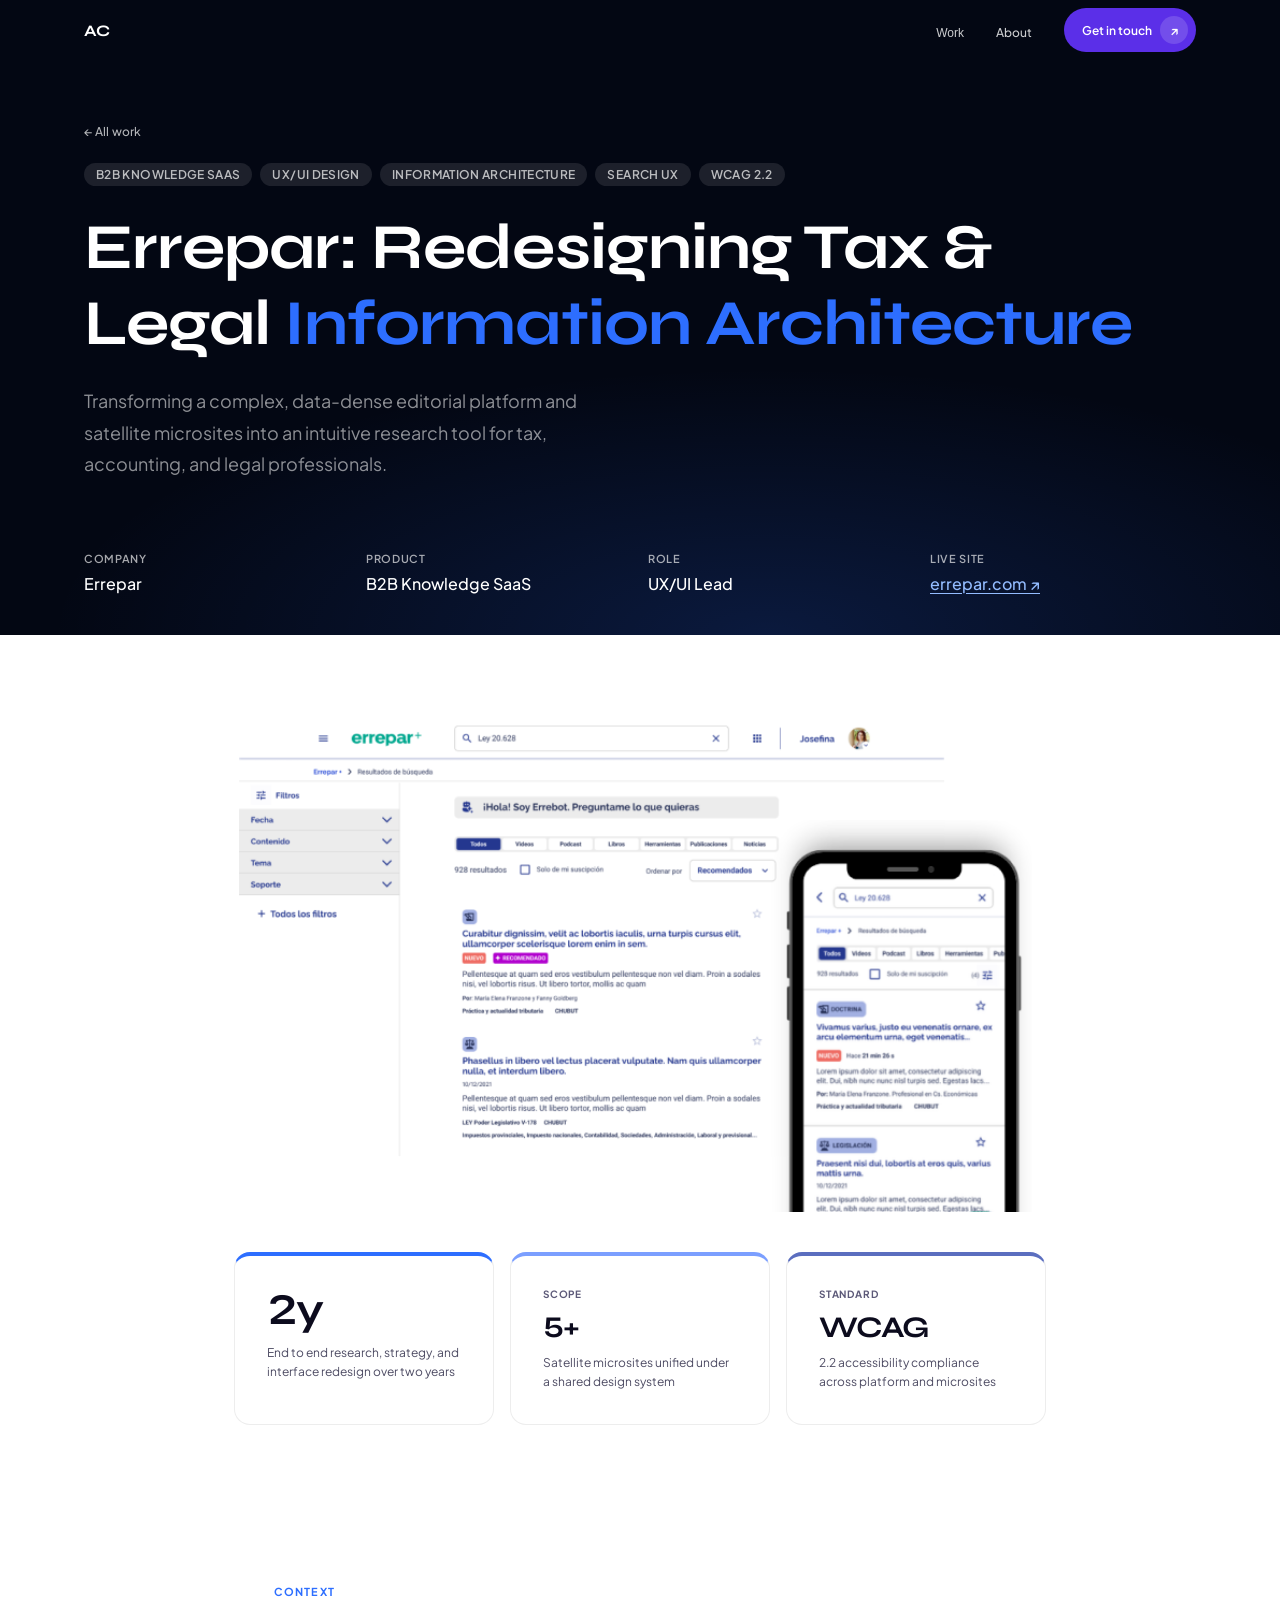
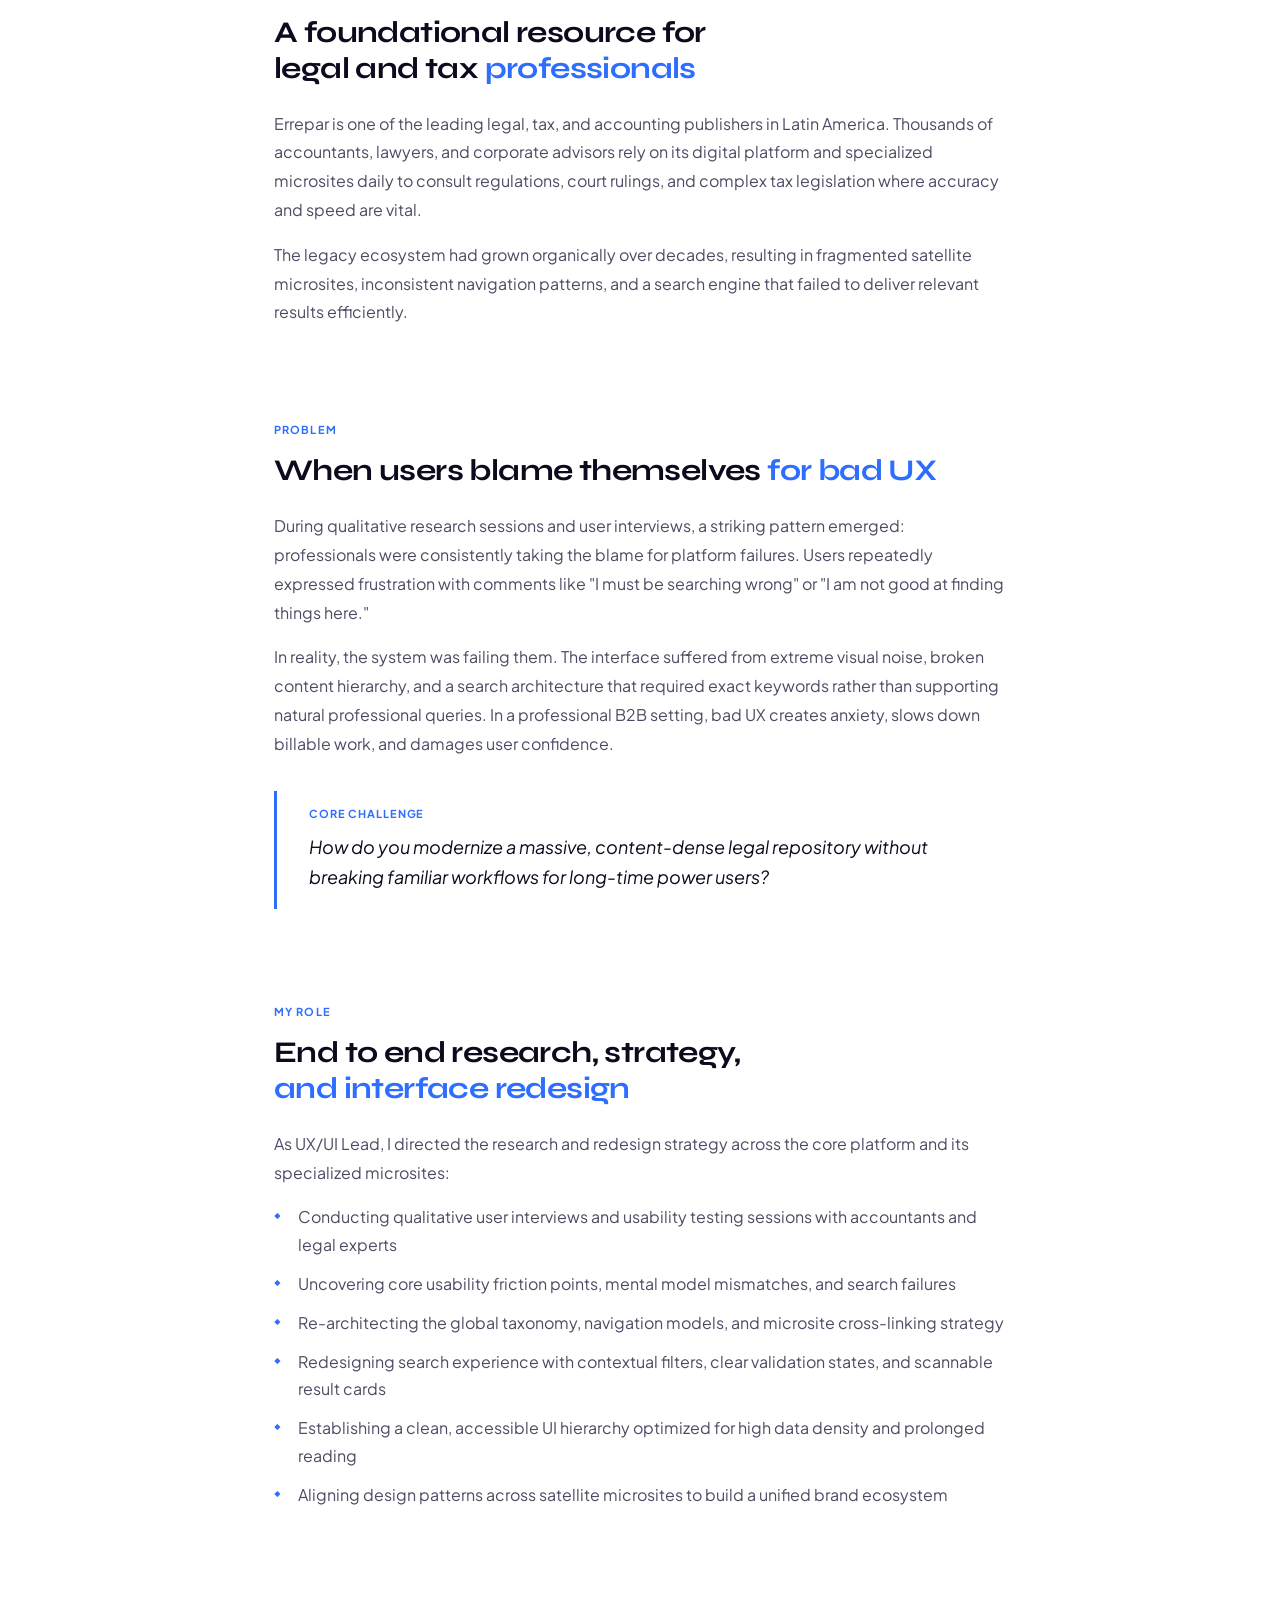
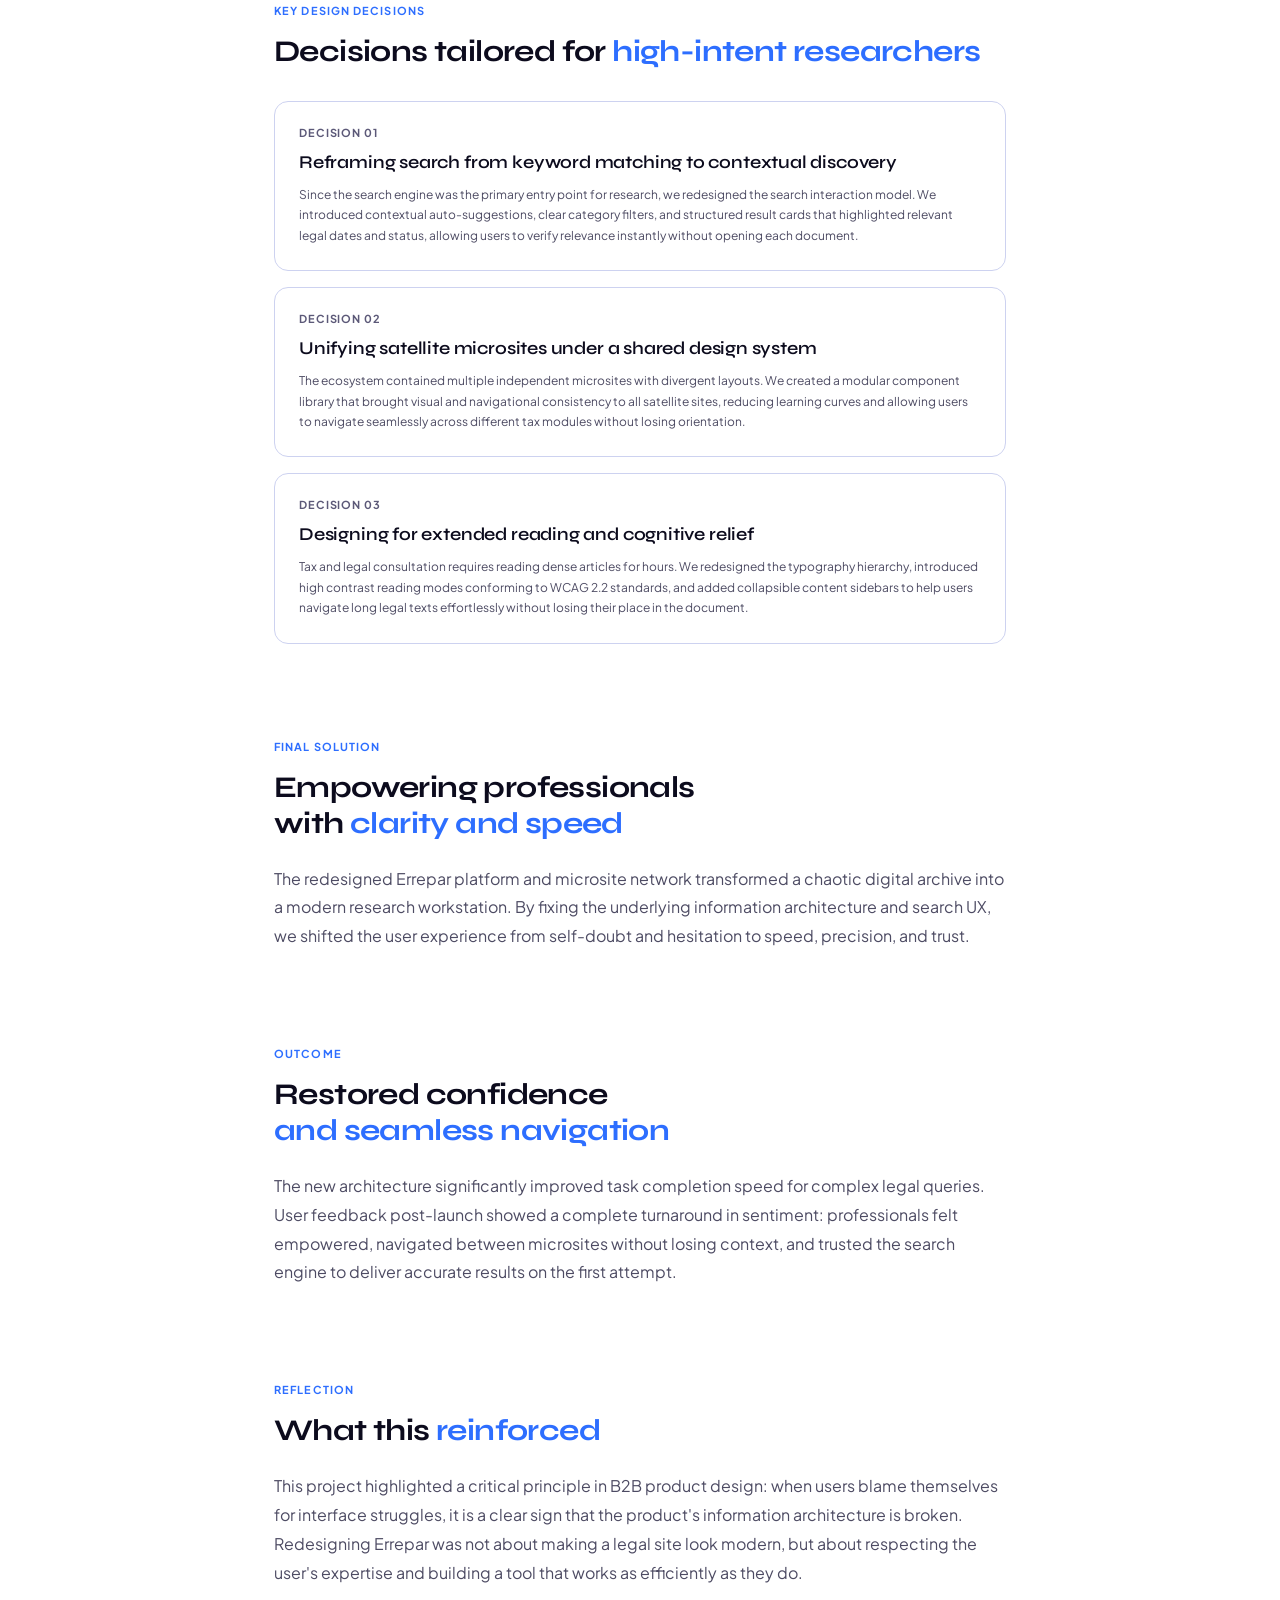
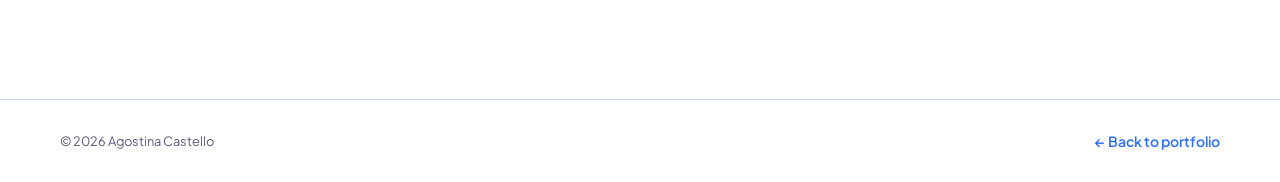
<file: alpha.html>
<!DOCTYPE html>
<html lang="en">
<head>
  <meta charset="UTF-8">
  <meta name="viewport" content="width=device-width, initial-scale=1.0">
  <meta name="description" content="Errepar Tax &amp; Legal Platform Redesign. Case study by Agostina Castello, UX/UI Lead.">
  <title>Alpha — Agostina Castello</title>
  <link rel="preconnect" href="https://fonts.googleapis.com">
  <link rel="preconnect" href="https://fonts.gstatic.com" crossorigin>
  <link href="https://fonts.googleapis.com/css2?family=Syne:wght@400;500;600;700&family=Plus+Jakarta+Sans:ital,wght@0,300;0,400;0,500;0,600;1,300&display=optional" rel="stylesheet">
  <style>
    :root {
      --bg:#F7F6F3;--periwinkle:#E8EDFF;--periwinkle-mid:#D4DCFF;
      --white:#FFFFFF;--ink:#0C0B1D;--stone:#4D4B63;
      --muted:#5C5978;--border:#CDD2F0;--purple:#5B2FE8;
      --purple-hover:#4520C4;--purple-light:#EDE8FD;
      --alpha:#2D6EFF;--alpha-dark:#1A50D8;--alpha-light:#EEF3FF;
      --ff-display:'Syne',system-ui,sans-serif;
      --ff-body:'Plus Jakarta Sans',system-ui,sans-serif;
      --t--1:.75rem;--t-0:1rem;--t-1:1.125rem;--t-2:1.375rem;
      --t-3:1.875rem;--t-4:2.75rem;--t-5:4rem;--t-6:5.5rem;
      --s2:.5rem;--s3:.75rem;--s4:1rem;--s5:1.25rem;
      --s6:1.5rem;--s8:2rem;--s10:2.5rem;--s12:3rem;
      --s16:4rem;--s20:5rem;
      --max:1160px;--ease:cubic-bezier(.22,0,.1,1);--dur:160ms;
      background:var(--white);color:var(--ink);
    }
    @media(prefers-color-scheme:dark){
      :root:not([data-theme="light"]){
        --bg:#0D0C14;--periwinkle:#141228;--periwinkle-mid:#1E1B38;
        --white:#0A0915;--ink:#EEECff;--stone:#9B99B8;
        --muted:#9896B0;--border:#2A2748;--purple:#8F6FFF;
        --purple-hover:#A882FF;--purple-light:#1E1850;
        --alpha:#5B8FFF;--alpha-dark:#4070E8;--alpha-light:#0A1230;
      }
    }
    *{box-sizing:border-box;margin:0;padding:0}
    body{font-family:var(--ff-body);background:var(--white);color:var(--ink)}
    a{color:inherit;text-decoration:none}
    img{display:block;max-width:100%}

    .nav{position:fixed;top:0;left:0;right:0;z-index:100;background:transparent;transition:background 200ms ease,box-shadow 200ms ease;height:60px}
    .nav.scrolled{background:var(--white);box-shadow:0 1px 0 rgba(12,11,29,0.06)}
    .nav__inner{max-width:var(--max);margin:0 auto;padding:0 var(--s6);height:100%;display:flex;align-items:center;justify-content:space-between}
    .nav__logo{font-family:var(--ff-display);font-weight:700;font-size:var(--t-0);color:var(--white);letter-spacing:-.01em;-webkit-font-smoothing:antialiased;-moz-osx-font-smoothing:grayscale}
    .nav.scrolled .nav__logo{color:var(--purple);-webkit-font-smoothing:auto;-moz-osx-font-smoothing:auto}
    .nav__links{display:flex;align-items:center;gap:var(--s8);list-style:none}
    .nav__link{font-size:var(--t--1);font-weight:500;color:rgba(255,255,255,.8);transition:color var(--dur)}
    .nav.scrolled .nav__link{color:var(--stone)}
    .nav__link:not(.nav__link--cta):hover{color:var(--white)}
    .nav.scrolled .nav__link:not(.nav__link--cta):hover{color:var(--ink)}
    .nav.scrolled .nav__link--cta{color:var(--white)}
    .nav.scrolled .nav__link--cta:hover{color:var(--white)}
    .nav__link--cta{background:var(--purple);color:var(--white);padding:8px 8px 8px 18px;border-radius:100px;font-size:var(--t--1);font-weight:600;display:inline-flex;align-items:center;gap:8px;transition:background 350ms cubic-bezier(.32,.72,0,1),transform 120ms cubic-bezier(.32,.72,0,1)}
    .nav__link--cta:hover{background:var(--purple-hover);transform:translateY(-1px);color:var(--white)}
    .nav__link--cta:active{transform:translateY(0) scale(.98)}
    .nav__link--cta .cta-arrow{width:28px;height:28px;border-radius:50%;background:rgba(255,255,255,.15);display:inline-flex;align-items:center;justify-content:center;font-size:13px;transition:transform 350ms cubic-bezier(.32,.72,0,1)}
    .nav__link--cta:hover .cta-arrow{transform:translate(2px,-2px) scale(1.05)}
    .nav__toggle{display:none;background:none;border:none;cursor:pointer;color:var(--ink);padding:4px}

    .wrap{max-width:var(--max);margin:0 auto;padding:0 var(--s6)}

    .case-hero{background:#030713;padding-top:calc(60px + var(--s16));padding-bottom:0;position:relative;overflow:hidden}
    .case-hero::after{content:'';position:absolute;inset:0;background:radial-gradient(ellipse 80% 60% at 60% 100%,rgba(45,110,255,.18) 0%,transparent 70%);pointer-events:none}
    .case-hero .wrap{display:flex;flex-direction:column;gap:var(--s6);position:relative;z-index:1}
    .case-hero__back{display:inline-flex;align-items:center;gap:6px;font-size:var(--t--1);font-weight:500;color:rgba(255,255,255,.7);transition:color var(--dur) var(--ease);align-self:flex-start;width:fit-content;letter-spacing:.01em}
    .case-hero__back:hover{color:rgba(255,255,255,.9)}
    .case-hero__tags{display:flex;flex-wrap:wrap;gap:var(--s2)}
    .tag{font-size:.75rem;font-weight:600;background:rgba(255,255,255,.1);color:rgba(255,255,255,.7);padding:.25rem .75rem;border-radius:100px;letter-spacing:.03em;text-transform:uppercase}
    .case-hero__title{font-family:var(--ff-display);font-size:var(--t-5);font-weight:700;line-height:1.18;letter-spacing:-.015em;color:var(--white);text-wrap:balance}
    .case-hero__title em{color:var(--alpha);font-style:normal}
    .case-hero__desc{font-size:var(--t-1);color:rgba(255,255,255,.55);line-height:1.75;max-width:560px}
    .case-hero__meta{display:grid;grid-template-columns:repeat(4,1fr);gap:var(--s4);padding-top:var(--s8);padding-bottom:var(--s10);margin-top:var(--s4)}
    .meta-label{font-size:11px;font-weight:600;letter-spacing:.06em;text-transform:uppercase;color:rgba(255,255,255,.65);margin-bottom:var(--s2)}
    .meta-value{font-size:var(--t-0);font-weight:500;color:var(--white);line-height:1.4}

    .case-cover{background:var(--white);display:flex;justify-content:center;padding:var(--s10) 0 0;position:relative}
    .case-cover img{max-width:860px;width:92%;height:auto;display:block;border-radius:12px 12px 0 0;position:relative;z-index:1}

    .case-metrics-wrap{background:var(--white);padding:var(--s10) 0 var(--s12)}
    .case-metrics{max-width:860px;margin:0 auto;padding:0 var(--s6);display:grid;grid-template-columns:repeat(3,1fr);gap:var(--s4)}
    .case-metric{background:var(--white);border:1px solid rgba(0,0,0,.07);border-radius:16px;padding:var(--s8);border-top:4px solid transparent;display:flex;flex-direction:column;gap:var(--s3)}
    .case-metric:nth-child(1){border-top-color:var(--alpha)}
    .case-metric:nth-child(2){border-top-color:#7B9FFF}
    .case-metric:nth-child(3){border-top-color:#5B6EBF}
    .case-metric__num{font-family:var(--ff-display);font-size:var(--t-4);font-weight:700;line-height:1;letter-spacing:-.04em;color:var(--ink);font-variant-numeric:lining-nums tabular-nums}
    .case-metric__num em{color:var(--alpha);font-style:normal}
    .case-metric__label{font-size:var(--t--1);color:var(--stone);line-height:1.55}
    .case-metric__tag{font-size:10px;font-weight:700;letter-spacing:.08em;text-transform:uppercase;color:var(--muted)}

    .case-sections{max-width:780px;margin:0 auto;padding:var(--s16) var(--s6)}
    .case-section{padding:var(--s12) 0}
    .section-label{font-size:11px;font-weight:700;letter-spacing:.1em;text-transform:uppercase;color:var(--alpha);margin-bottom:var(--s4)}
    .section-heading{font-family:var(--ff-display);font-size:var(--t-3);font-weight:700;line-height:1.2;letter-spacing:-.02em;color:var(--ink);text-wrap:balance;margin-bottom:var(--s6)}
    .section-heading em{color:var(--alpha);font-style:normal}
    .section-body{color:var(--stone);font-size:var(--t-0);line-height:1.8}
    .section-body p+p{margin-top:var(--s4)}

    .callout{border-left:3px solid var(--alpha);padding:var(--s4) var(--s8);margin-top:var(--s8)}
    .callout__label{font-size:11px;font-weight:700;letter-spacing:.08em;text-transform:uppercase;color:var(--alpha);margin-bottom:var(--s3)}
    .callout__text{font-size:var(--t-1);color:var(--ink);line-height:1.7;font-style:italic}

    .decisions{margin-top:var(--s8);display:flex;flex-direction:column;gap:var(--s4)}
    .decision{background:var(--white);border:1px solid var(--border);border-radius:14px;padding:var(--s6);transition:border-color var(--dur),box-shadow var(--dur)}
    .decision:hover{border-color:var(--alpha);box-shadow:0 4px 20px rgba(45,110,255,.10)}
    .decision__num{font-size:11px;font-weight:700;letter-spacing:.08em;text-transform:uppercase;color:var(--muted);margin-bottom:var(--s3)}
    .decision__q{font-family:var(--ff-display);font-size:var(--t-1);font-weight:600;color:var(--ink);margin-bottom:var(--s3);letter-spacing:-.01em}
    .decision__a{font-size:var(--t--1);color:var(--stone);line-height:1.7}

    .bullets{margin-top:var(--s4);list-style:none;display:flex;flex-direction:column;gap:var(--s3)}
    .bullets li{font-size:var(--t-0);color:var(--stone);line-height:1.7;padding-left:var(--s6);position:relative}
    .bullets li::before{content:"◆";position:absolute;left:0;color:var(--alpha);font-size:8px;top:7px}

    .footer{border-top:1px solid var(--border);padding:var(--s8) var(--s6)}
    .footer__inner{max-width:var(--max);margin:0 auto;display:flex;align-items:center;justify-content:space-between;font-size:.8rem;color:var(--muted)}
    .footer__back{font-size:.875rem;font-weight:600;color:var(--alpha);text-decoration:none;transition:color var(--dur)}
    .footer__back:hover{color:var(--stone)}

    @media(max-width:768px){
      .case-hero__title{font-size:var(--t-4)}
      .case-hero__meta{grid-template-columns:repeat(2,1fr)}
      .case-metrics{grid-template-columns:1fr}
    }
    @media(max-width:640px){
      .nav__links{display:none}
      .nav__links.open{display:flex;flex-direction:column;position:absolute;top:60px;left:0;right:0;background:var(--periwinkle);border-bottom:1px solid var(--border);padding:var(--s6);gap:var(--s5)}
      .nav__toggle{display:block}
    }
    .back-top{position:fixed;bottom:2rem;right:2rem;z-index:300;width:44px;height:44px;border-radius:50%;background:var(--alpha);color:#fff;border:none;cursor:pointer;font-size:1.1rem;font-weight:600;display:flex;align-items:center;justify-content:center;box-shadow:0 4px 20px rgba(45,110,255,0.35);opacity:0;transform:translateY(12px) scale(0.85);transition:opacity 300ms,transform 300ms,background 150ms;pointer-events:none}
    .back-top--visible{opacity:1;transform:translateY(0) scale(1);pointer-events:all}
    .back-top:hover{background:var(--alpha-dark);transform:translateY(-2px) scale(1)}
    .nav__item{position:relative}
    .nav__item.open .nav__dropdown{opacity:1;pointer-events:auto;transform:translateX(-50%) translateY(0)}
    .nav__dropdown{position:absolute;top:100%;left:50%;transform:translateX(-50%) translateY(-4px);background:#fff;border:1px solid var(--border);border-radius:12px;box-shadow:0 8px 24px rgba(12,11,29,0.08),0 2px 6px rgba(12,11,29,0.04);padding:var(--s2);min-width:200px;opacity:0;pointer-events:none;transition:opacity 160ms ease,transform 160ms ease}
    .nav__dropdown::before{content:'';position:absolute;top:-12px;left:0;right:0;height:12px}
    .nav__dropdown-item{display:block;padding:.5rem .75rem;border-radius:8px;font-size:.75rem;font-weight:500;color:var(--stone);text-decoration:none;white-space:nowrap;transition:background 120ms ease,color 120ms ease}
    .nav__dropdown-item:hover{background:var(--periwinkle);color:var(--ink)}
    .nav__work-btn{background:none;border:none;cursor:pointer;padding:0}
    @media(max-width:640px){.nav__dropdown{position:static;opacity:1;pointer-events:auto;transform:none;box-shadow:none;border:none;border-radius:0;padding:var(--s2) 0 0 var(--s4);min-width:unset;display:flex;flex-direction:column}}
  </style>
</head>
<body>

  <nav class="nav" id="nav" role="navigation" aria-label="Main navigation">
    <div class="nav__inner">
      <a href="index.html" class="nav__logo">AC</a>
      <button class="nav__toggle" id="navToggle" aria-expanded="false" aria-controls="navLinks" aria-label="Toggle menu">
        <svg width="18" height="18" viewBox="0 0 18 18" fill="none" aria-hidden="true">
          <rect y="3" width="18" height="1.5" fill="currentColor"/>
          <rect y="8.25" width="18" height="1.5" fill="currentColor"/>
          <rect y="13.5" width="18" height="1.5" fill="currentColor"/>
        </svg>
      </button>
      <ul class="nav__links" id="navLinks" role="list">
        <li class="nav__item">
          <button class="nav__link nav__work-btn" id="workBtn" aria-haspopup="true" aria-expanded="false" aria-controls="workDropdown">Work</button>
          <div class="nav__dropdown" id="workDropdown" role="menu" aria-label="Projects">
            <a href="cannect.html" class="nav__dropdown-item" role="menuitem">Cannect</a>
            <a href="web-institucional.html" class="nav__dropdown-item" role="menuitem">IT Patagonia</a>
            <a href="mi-estudio.html" class="nav__dropdown-item" role="menuitem">Mi Estudio</a>
            <a href="alpha.html" class="nav__dropdown-item" role="menuitem">Alpha</a>
            <a href="hauston.html" class="nav__dropdown-item" role="menuitem">Hauston</a>
            <a href="marcelle.html" class="nav__dropdown-item" role="menuitem">Marcelle Kaswalder</a>
            <a href="app-relajante.html" class="nav__dropdown-item" role="menuitem">App Relajante</a>
          </div>
        </li>
        <li><a href="index.html#about" class="nav__link">About</a></li>
        <li><a href="index.html#contact" class="nav__link nav__link--cta">Get in touch<span class="cta-arrow" aria-hidden="true">&#8599;</span></a></li>
      </ul>
    </div>
  </nav>

  <main>
    <section class="case-hero" aria-label="Project overview">
      <div class="wrap">
        <a href="index.html#work" class="case-hero__back">&#8592; All work</a>
        <div class="case-hero__tags">
          <span class="tag">B2B Knowledge SaaS</span>
          <span class="tag">UX/UI Design</span>
          <span class="tag">Information Architecture</span>
          <span class="tag">Search UX</span>
          <span class="tag">WCAG 2.2</span>
        </div>
        <h1 class="case-hero__title">Errepar: Redesigning Tax &amp; Legal <em>Information Architecture</em></h1>
        <p class="case-hero__desc">Transforming a complex, data-dense editorial platform and satellite microsites into an intuitive research tool for tax, accounting, and legal professionals.</p>
        <div class="case-hero__meta">
          <div><p class="meta-label">Company</p><p class="meta-value">Errepar</p></div>
          <div><p class="meta-label">Product</p><p class="meta-value">B2B Knowledge SaaS</p></div>
          <div><p class="meta-label">Role</p><p class="meta-value">UX/UI Lead</p></div>
          <div><p class="meta-label">Live site</p><p class="meta-value"><a href="https://errepar.com" target="_blank" rel="noopener" style="color:#93BCFF;text-decoration:underline;text-underline-offset:3px">errepar.com &#8599;</a></p></div>
        </div>
      </div>
    </section>

    <div class="case-cover">
      <img src="[data-uri]" alt="Errepar search interface redesign" loading="lazy" decoding="async">
    </div>
    <div class="case-metrics-wrap">
      <div class="case-metrics" role="list">
        <div class="case-metric" role="listitem">
          <p class="case-metric__num">2y</p>
          <p class="case-metric__label">End to end research, strategy, and interface redesign over two years</p>
        </div>
        <div class="case-metric" role="listitem">
          <span class="case-metric__tag">Scope</span>
          <p class="case-metric__num" style="font-size:var(--t-3)">5+</p>
          <p class="case-metric__label">Satellite microsites unified under a shared design system</p>
        </div>
        <div class="case-metric" role="listitem">
          <span class="case-metric__tag">Standard</span>
          <p class="case-metric__num" style="font-size:var(--t-3)">WCAG</p>
          <p class="case-metric__label">2.2 accessibility compliance across platform and microsites</p>
        </div>
      </div>
    </div>

    <div class="case-sections">
      <section class="case-section" aria-labelledby="s-context">
        <p class="section-label">Context</p>
        <h2 class="section-heading" id="s-context">A foundational resource for legal and tax <em>professionals</em></h2>
        <div class="section-body">
          <p>Errepar is one of the leading legal, tax, and accounting publishers in Latin America. Thousands of accountants, lawyers, and corporate advisors rely on its digital platform and specialized microsites daily to consult regulations, court rulings, and complex tax legislation where accuracy and speed are vital.</p>
          <p>The legacy ecosystem had grown organically over decades, resulting in fragmented satellite microsites, inconsistent navigation patterns, and a search engine that failed to deliver relevant results efficiently.</p>
        </div>
      </section>

      <section class="case-section" aria-labelledby="s-problem">
        <p class="section-label">Problem</p>
        <h2 class="section-heading" id="s-problem">When users blame themselves <em>for bad UX</em></h2>
        <div class="section-body">
          <p>During qualitative research sessions and user interviews, a striking pattern emerged: professionals were consistently taking the blame for platform failures. Users repeatedly expressed frustration with comments like "I must be searching wrong" or "I am not good at finding things here."</p>
          <p>In reality, the system was failing them. The interface suffered from extreme visual noise, broken content hierarchy, and a search architecture that required exact keywords rather than supporting natural professional queries. In a professional B2B setting, bad UX creates anxiety, slows down billable work, and damages user confidence.</p>
        </div>

        <div class="callout">
          <p class="callout__label">Core challenge</p>
          <p class="callout__text">How do you modernize a massive, content-dense legal repository without breaking familiar workflows for long-time power users?</p>
        </div>
      </section>

      <section class="case-section" aria-labelledby="s-role">
        <p class="section-label">My role</p>
        <h2 class="section-heading" id="s-role">End to end research, strategy, <em>and interface redesign</em></h2>
        <div class="section-body"><p>As UX/UI Lead, I directed the research and redesign strategy across the core platform and its specialized microsites:</p></div>
        <ul class="bullets">
          <li>Conducting qualitative user interviews and usability testing sessions with accountants and legal experts</li>
          <li>Uncovering core usability friction points, mental model mismatches, and search failures</li>
          <li>Re-architecting the global taxonomy, navigation models, and microsite cross-linking strategy</li>
          <li>Redesigning search experience with contextual filters, clear validation states, and scannable result cards</li>
          <li>Establishing a clean, accessible UI hierarchy optimized for high data density and prolonged reading</li>
          <li>Aligning design patterns across satellite microsites to build a unified brand ecosystem</li>
        </ul>
      </section>

      <section class="case-section" aria-labelledby="s-decisions">
        <p class="section-label">Key design decisions</p>
        <h2 class="section-heading" id="s-decisions">Decisions tailored for <em>high-intent researchers</em></h2>
        <div class="decisions">
          <div class="decision">
            <p class="decision__num">Decision 01</p>
            <p class="decision__q">Reframing search from keyword matching to contextual discovery</p>
            <p class="decision__a">Since the search engine was the primary entry point for research, we redesigned the search interaction model. We introduced contextual auto-suggestions, clear category filters, and structured result cards that highlighted relevant legal dates and status, allowing users to verify relevance instantly without opening each document.</p>
          </div>
          <div class="decision">
            <p class="decision__num">Decision 02</p>
            <p class="decision__q">Unifying satellite microsites under a shared design system</p>
            <p class="decision__a">The ecosystem contained multiple independent microsites with divergent layouts. We created a modular component library that brought visual and navigational consistency to all satellite sites, reducing learning curves and allowing users to navigate seamlessly across different tax modules without losing orientation.</p>
          </div>
          <div class="decision">
            <p class="decision__num">Decision 03</p>
            <p class="decision__q">Designing for extended reading and cognitive relief</p>
            <p class="decision__a">Tax and legal consultation requires reading dense articles for hours. We redesigned the typography hierarchy, introduced high contrast reading modes conforming to WCAG 2.2 standards, and added collapsible content sidebars to help users navigate long legal texts effortlessly without losing their place in the document.</p>
          </div>
        </div>
      </section>

      <section class="case-section" aria-labelledby="s-solution">
        <p class="section-label">Final solution</p>
        <h2 class="section-heading" id="s-solution">Empowering professionals with <em>clarity and speed</em></h2>
        <div class="section-body">
          <p>The redesigned Errepar platform and microsite network transformed a chaotic digital archive into a modern research workstation. By fixing the underlying information architecture and search UX, we shifted the user experience from self-doubt and hesitation to speed, precision, and trust.</p>
        </div>
      </section>

      <section class="case-section" aria-labelledby="s-outcome">
        <p class="section-label">Outcome</p>
        <h2 class="section-heading" id="s-outcome">Restored confidence <em>and seamless navigation</em></h2>
        <div class="section-body">
          <p>The new architecture significantly improved task completion speed for complex legal queries. User feedback post-launch showed a complete turnaround in sentiment: professionals felt empowered, navigated between microsites without losing context, and trusted the search engine to deliver accurate results on the first attempt.</p>
        </div>
      </section>

      <section class="case-section" aria-labelledby="s-reflection">
        <p class="section-label">Reflection</p>
        <h2 class="section-heading" id="s-reflection">What this <em>reinforced</em></h2>
        <div class="section-body">
          <p>This project highlighted a critical principle in B2B product design: when users blame themselves for interface struggles, it is a clear sign that the product's information architecture is broken. Redesigning Errepar was not about making a legal site look modern, but about respecting the user's expertise and building a tool that works as efficiently as they do.</p>
        </div>
      </section>
    </div>
  </main>

  <footer class="footer" role="contentinfo">
    <div class="footer__inner">
      <span>&#169; 2026 Agostina Castello</span>
      <a href="index.html" class="footer__back">&#8592; Back to portfolio</a>
    </div>
  </footer>

  <button id="back-top" aria-label="Scroll to top" class="back-top">&#8593;</button>

  <script>
    const nav = document.getElementById('nav');
    window.addEventListener('scroll', () => {
      nav.classList.toggle('scrolled', window.scrollY > 20);
    }, { passive: true });
    const toggle = document.getElementById('navToggle');
    const links = document.getElementById('navLinks');
    toggle.addEventListener('click', () => {
      const open = links.classList.toggle('open');
      toggle.setAttribute('aria-expanded', open);
    });
    const workBtn = document.getElementById('workBtn');
    const workDropdown = document.getElementById('workDropdown');
    const workItem = workBtn.closest('.nav__item');
    workBtn.addEventListener('click', (e) => { e.stopPropagation(); const open = workItem.classList.toggle('open'); workBtn.setAttribute('aria-expanded', open); });
    document.addEventListener('click', () => { workItem.classList.remove('open'); workBtn.setAttribute('aria-expanded', 'false'); });
    workDropdown.addEventListener('click', (e) => e.stopPropagation());
    const _backBtn = document.getElementById('back-top');
    if (_backBtn) {
      const _chk = () => { _backBtn.classList.toggle('back-top--visible', (window.scrollY || document.documentElement.scrollTop) > 400); };
      window.addEventListener('scroll', _chk, { passive: true });
      _backBtn.addEventListener('click', () => window.scrollTo({ top: 0, behavior: 'smooth' }));
    }
  </script>
</body>
</html>
</file>
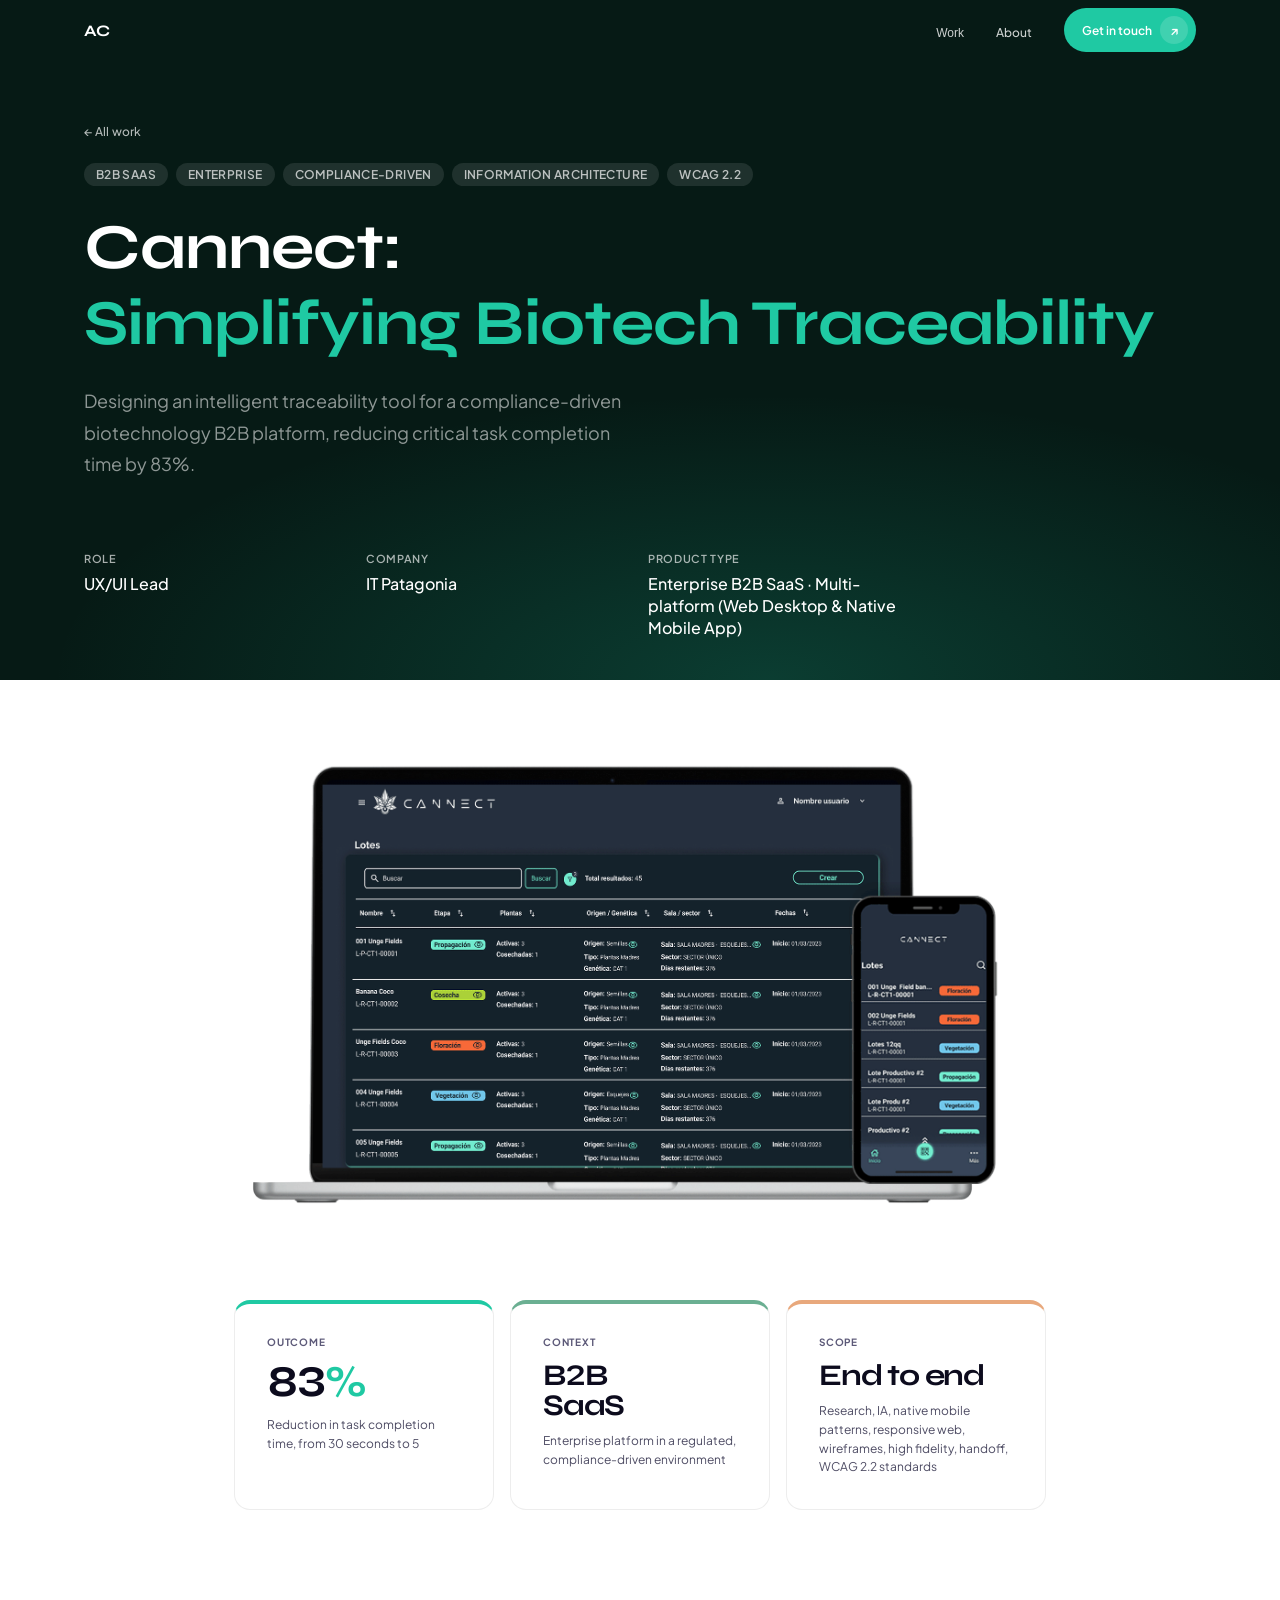
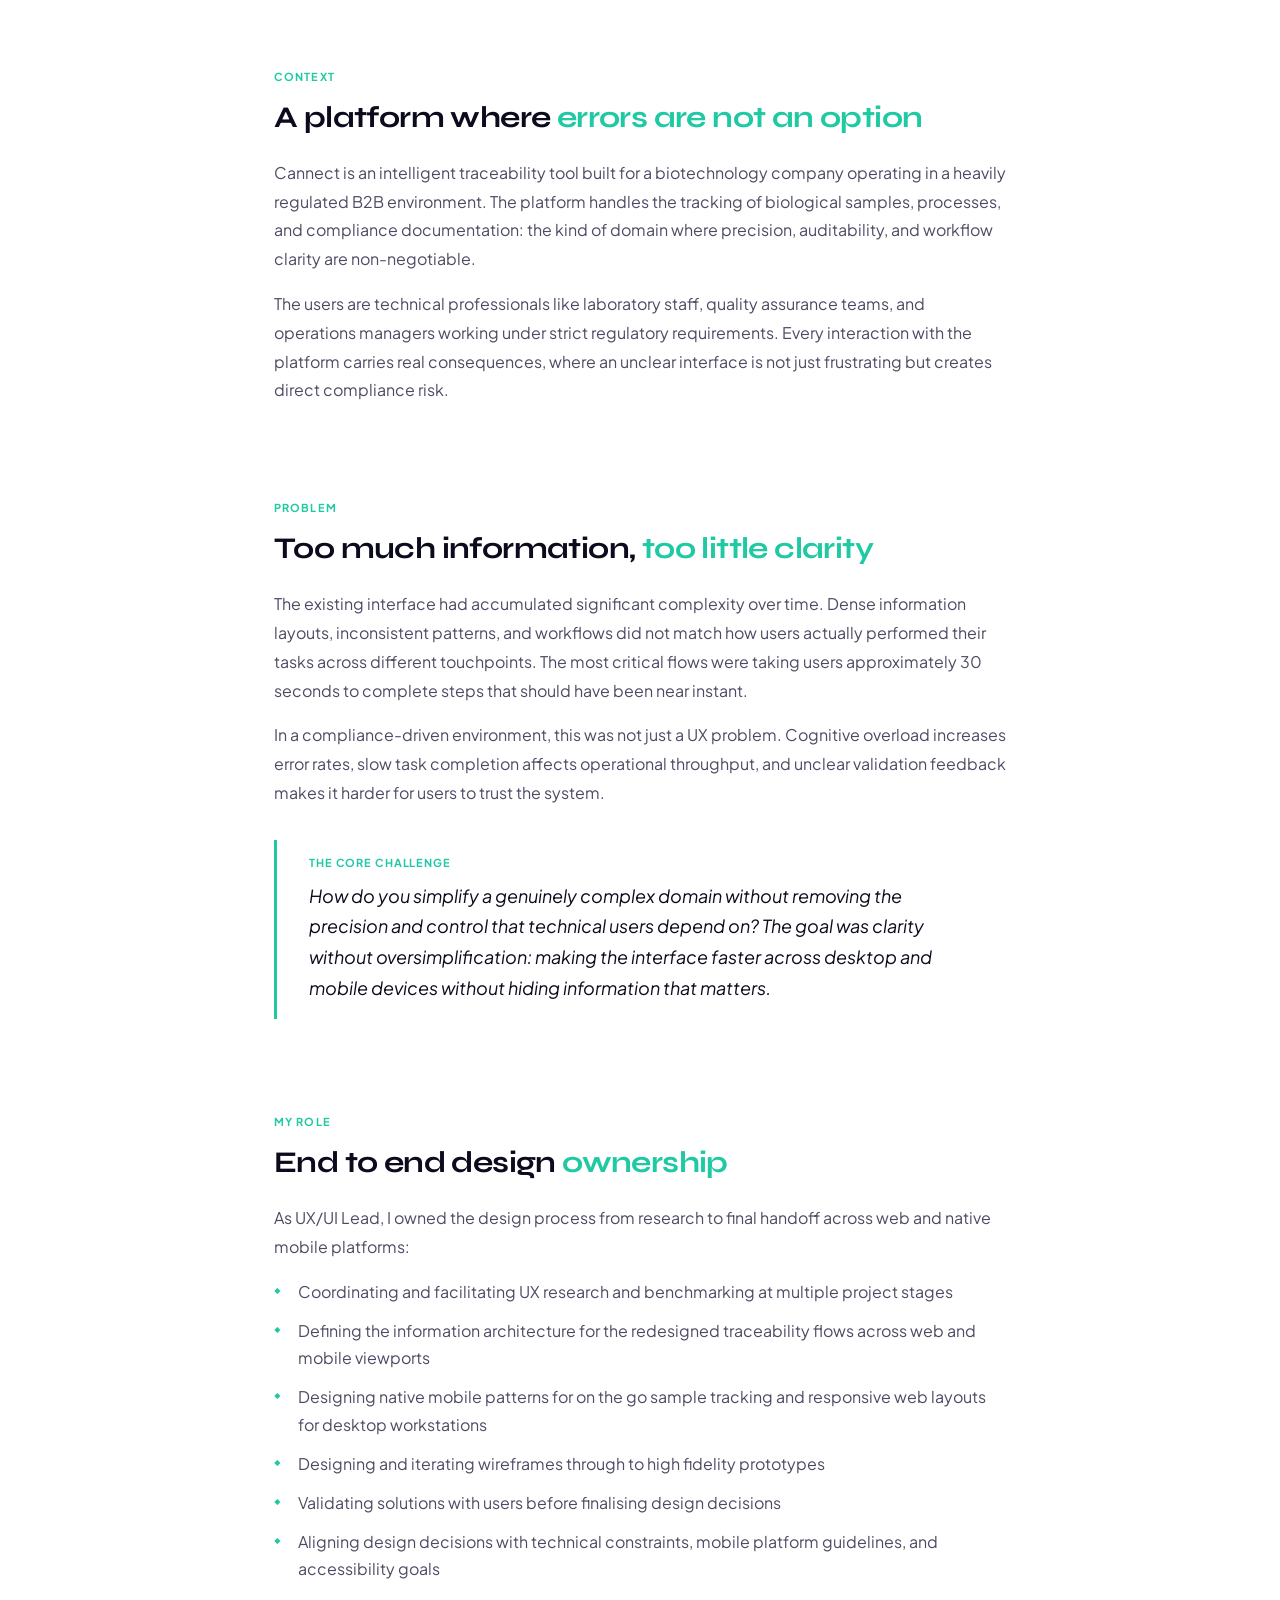
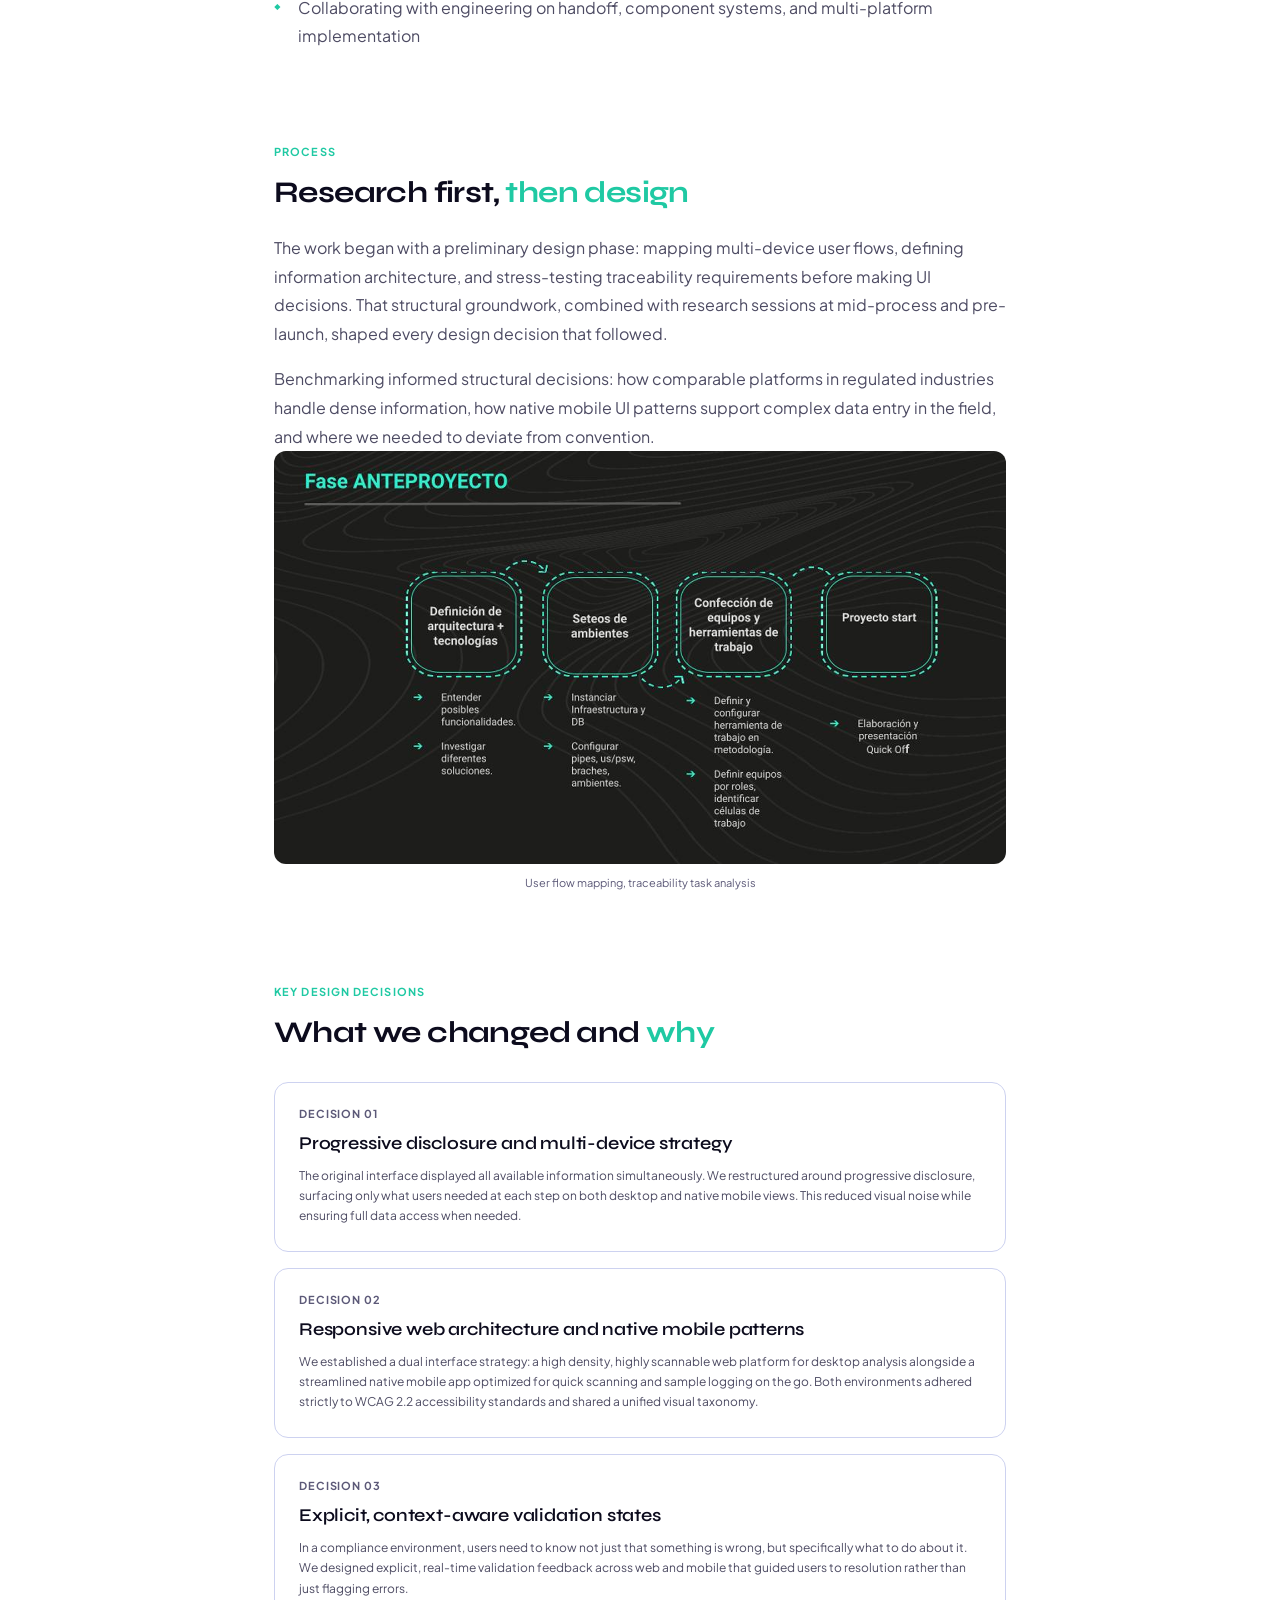
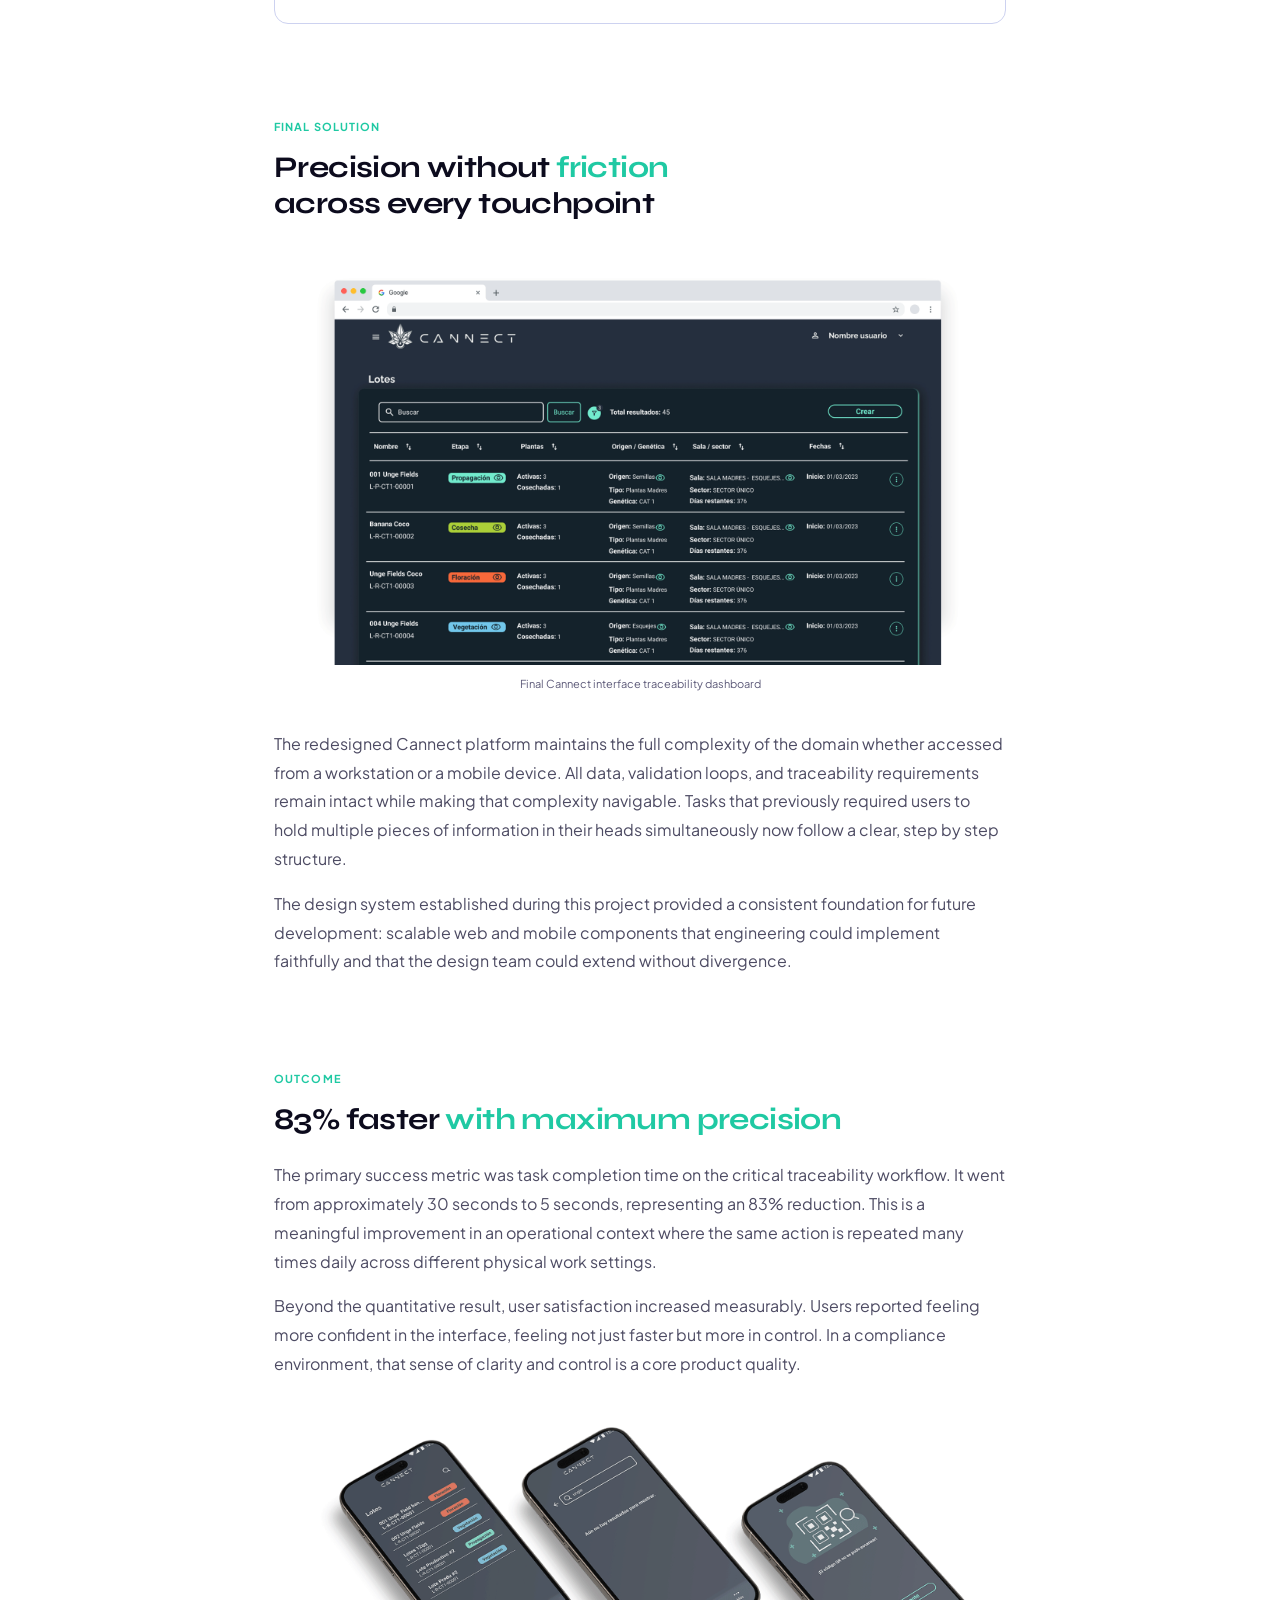
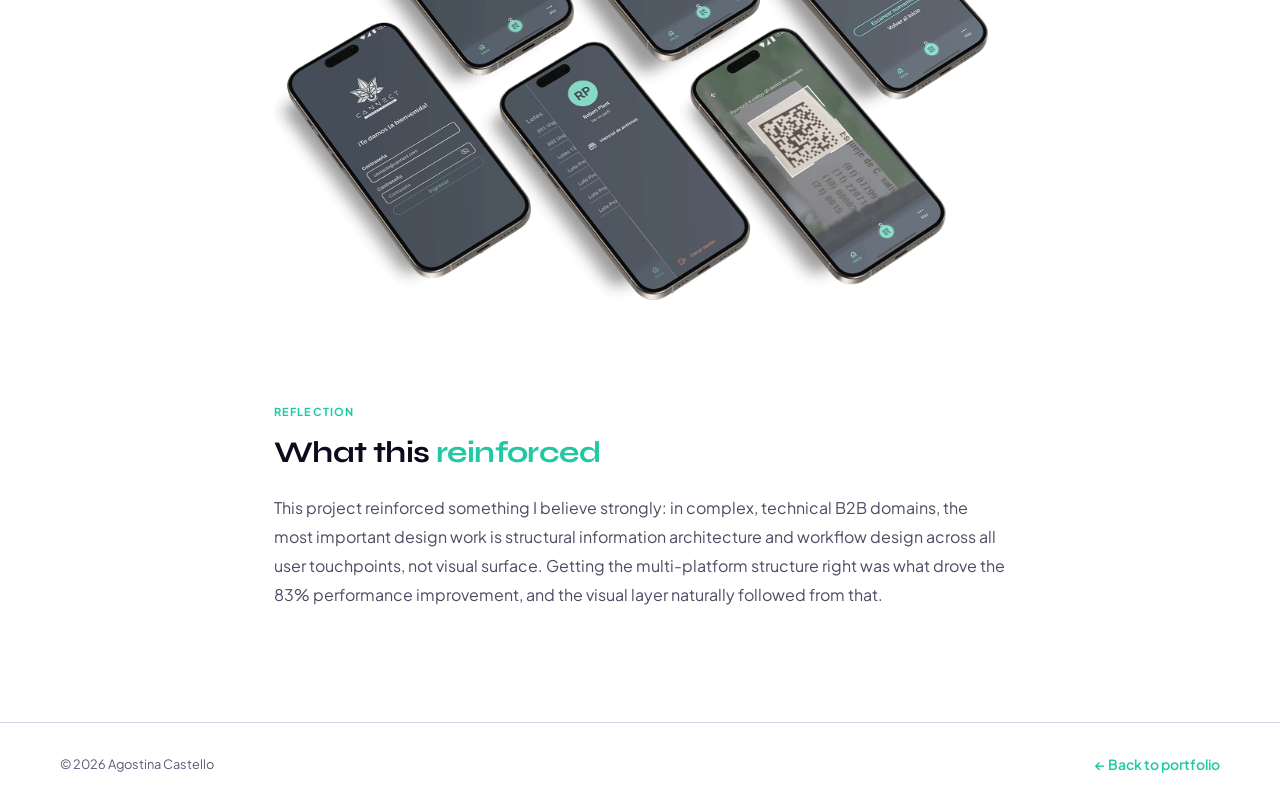
<file: cannect.html>
<!DOCTYPE html>
<html lang="en">
<head>
  <meta charset="UTF-8">
  <meta name="viewport" content="width=device-width, initial-scale=1.0">
  <meta name="description" content="Cannect Biotech Traceability Platform. Case study by Agostina Castello, Product Designer.">
  <title>Cannect Agostina Castello</title>
  <link rel="preconnect" href="https://fonts.googleapis.com">
  <link rel="preconnect" href="https://fonts.gstatic.com" crossorigin>
  <link href="https://fonts.googleapis.com/css2?family=Syne:wght@400;500;600;700&family=Plus+Jakarta+Sans:ital,wght@0,300;0,400;0,500;0,600;1,300&display=optional" rel="stylesheet">
  <style>
    :root {
      --bg:#F7F6F3;--periwinkle:#E8EDFF;--periwinkle-mid:#D4DCFF;
      --white:#FFFFFF;--ink:#0C0B1D;--stone:#4D4B63;
      --muted:#5C5978;--border:#CDD2F0;--purple:#5B2FE8;
      --purple-hover:#4520C4;--purple-light:#EDE8FD;
      --cannect:#1FC9A3;--cannect-light:#E6FAF6;--card-sage:#DDF4EC;
      --ff-display:'Syne',system-ui,sans-serif;
      --ff-body:'Plus Jakarta Sans',system-ui,sans-serif;
      --t--1:.75rem;--t-0:1rem;--t-1:1.125rem;--t-2:1.375rem;
      --t-3:1.875rem;--t-4:2.75rem;--t-5:4rem;--t-6:5.5rem;
      --s2:.5rem;--s3:.75rem;--s4:1rem;--s5:1.25rem;
      --s6:1.5rem;--s8:2rem;--s10:2.5rem;--s12:3rem;
      --s16:4rem;--s20:5rem;
      --max:1160px;--ease:cubic-bezier(.22,0,.1,1);--dur:160ms;
      background:var(--white);color:var(--ink);
    }
    @media(prefers-color-scheme:dark){
      :root:not([data-theme="light"]){
        --bg:#0D0C14;--periwinkle:#141228;--periwinkle-mid:#1E1B38;
        --white:#0A0915;--ink:#EEECff;--stone:#9B99B8;
        --muted:#9896B0;--border:#2A2748;--purple:#8F6FFF;
        --purple-hover:#A882FF;--purple-light:#1E1850;
        --cannect:#2DD4BF;--cannect-light:#0A2420;--card-sage:#0F2820;
      }
    }
    *{box-sizing:border-box;margin:0;padding:0}
    body{font-family:var(--ff-body);background:var(--white);color:var(--ink)}
    a{color:inherit;text-decoration:none}
    img{display:block;max-width:100%}

    .nav{position:fixed;top:0;left:0;right:0;z-index:100;background:transparent;transition:background 200ms ease,box-shadow 200ms ease;height:60px}
    .nav.scrolled{background:var(--white);box-shadow:0 1px 0 rgba(12,11,29,0.06)}
    .nav__inner{max-width:var(--max);margin:0 auto;padding:0 var(--s6);height:100%;display:flex;align-items:center;justify-content:space-between}
    .nav__logo{font-family:var(--ff-display);font-weight:700;font-size:var(--t-0);color:var(--white);letter-spacing:-.01em;-webkit-font-smoothing:antialiased;-moz-osx-font-smoothing:grayscale}
    .nav.scrolled .nav__logo{color:var(--purple);-webkit-font-smoothing:auto;-moz-osx-font-smoothing:auto}
    .nav__links{display:flex;align-items:center;gap:var(--s8);list-style:none}
    .nav__link{font-size:var(--t--1);font-weight:500;color:rgba(255,255,255,.8);transition:color var(--dur)}
    .nav.scrolled .nav__link{color:var(--stone)}
    .nav__link:not(.nav__link--cta):hover{color:var(--white)}
    .nav.scrolled .nav__link:not(.nav__link--cta):hover{color:var(--ink)}
    .nav.scrolled .nav__link--cta{color:var(--white)}
    .nav.scrolled .nav__link--cta:hover{color:var(--white)}
    .nav__link--cta{background:var(--cannect);color:var(--white);padding:8px 8px 8px 18px;border-radius:100px;font-size:var(--t--1);font-weight:600;display:inline-flex;align-items:center;gap:8px;transition:background 350ms cubic-bezier(.32,.72,0,1),transform 120ms cubic-bezier(.32,.72,0,1)}
    .nav__link--cta:hover{background:#16A882;transform:translateY(-1px);color:var(--white)}
    .nav__link--cta:active{transform:translateY(0) scale(.98)}
    .nav__link--cta .cta-arrow{width:28px;height:28px;border-radius:50%;background:rgba(255,255,255,.15);display:inline-flex;align-items:center;justify-content:center;font-size:13px;transition:transform 350ms cubic-bezier(.32,.72,0,1)}
    .nav__link--cta:hover .cta-arrow{transform:translate(2px,-2px) scale(1.05)}
    .nav__toggle{display:none;background:none;border:none;cursor:pointer;color:var(--ink);padding:4px}

    .wrap{max-width:var(--max);margin:0 auto;padding:0 var(--s6)}

    .case-hero{background:#061A15;padding-top:calc(60px + var(--s16));padding-bottom:0;position:relative;overflow:hidden}
    .case-hero::after{content:'';position:absolute;inset:0;background:radial-gradient(ellipse 80% 60% at 60% 100%,rgba(31,201,163,.2) 0%,transparent 70%);pointer-events:none}
    .case-hero .wrap{display:flex;flex-direction:column;gap:var(--s6);position:relative;z-index:1}
    .case-hero__back{display:inline-flex;align-items:center;gap:6px;font-size:var(--t--1);font-weight:500;color:rgba(255,255,255,.7);transition:color var(--dur) var(--ease);align-self:flex-start;width:fit-content;letter-spacing:.01em}
    .case-hero__back:hover{color:rgba(255,255,255,.9)}
    .case-hero__tags{display:flex;flex-wrap:wrap;gap:var(--s2)}
    .tag{font-size:.75rem;font-weight:600;background:rgba(255,255,255,.1);color:rgba(255,255,255,.7);padding:.25rem .75rem;border-radius:100px;letter-spacing:.03em;text-transform:uppercase}
    .case-hero__title{font-family:var(--ff-display);font-size:var(--t-5);font-weight:700;line-height:1.18;letter-spacing:-.015em;color:var(--white);text-wrap:balance}
    .case-hero__title em{color:var(--cannect);font-style:normal}
    .case-hero__desc{font-size:var(--t-1);color:rgba(255,255,255,.55);line-height:1.75;max-width:560px}
    .case-hero__meta{display:grid;grid-template-columns:repeat(4,1fr);gap:var(--s4);padding-top:var(--s8);padding-bottom:var(--s10);margin-top:var(--s4)}
    .meta-label{font-size:11px;font-weight:600;letter-spacing:.06em;text-transform:uppercase;color:rgba(255,255,255,.65);margin-bottom:var(--s2)}
    .meta-value{font-size:var(--t-0);font-weight:500;color:var(--white);line-height:1.4}

    .case-cover{background:var(--white);display:flex;justify-content:center;padding:var(--s10) 0 0;position:relative}
    .case-cover img{max-width:860px;width:92%;height:auto;display:block;border-radius:12px 12px 0 0;position:relative;z-index:1}

    .case-metrics-wrap{background:var(--white);padding:var(--s10) 0 var(--s12)}.case-metrics{max-width:860px;margin:0 auto;padding:0 var(--s6);display:grid;grid-template-columns:repeat(3,1fr);gap:var(--s4)}
    .case-metric{background:var(--white);border:1px solid rgba(0,0,0,.07);border-radius:16px;padding:var(--s8);border-top:4px solid transparent;display:flex;flex-direction:column;gap:var(--s3)}
    .case-metric:nth-child(1){border-top-color:var(--cannect)}.case-metric:nth-child(2){border-top-color:#6BAF92}.case-metric:nth-child(3){border-top-color:#E8A87C}
    .case-metric__num{font-family:var(--ff-display);font-size:var(--t-4);font-weight:700;line-height:1;letter-spacing:-.04em;color:var(--ink);font-variant-numeric:lining-nums tabular-nums}
    .case-metric__num em{color:var(--cannect);font-style:normal}
    .case-metric__label{font-size:var(--t--1);color:var(--stone);line-height:1.55}
    .case-metric__tag{font-size:10px;font-weight:700;letter-spacing:.08em;text-transform:uppercase;color:var(--muted)}

    .case-sections{max-width:780px;margin:0 auto;padding:var(--s16) var(--s6)}
    .case-section{padding:var(--s12) 0}
    .section-label{font-size:11px;font-weight:700;letter-spacing:.1em;text-transform:uppercase;color:var(--cannect);margin-bottom:var(--s4)}
    .section-heading{font-family:var(--ff-display);font-size:var(--t-3);font-weight:700;line-height:1.2;letter-spacing:-.02em;color:var(--ink);text-wrap:balance;margin-bottom:var(--s6)}
    .section-heading em{color:var(--cannect);font-style:normal}
    .section-body{color:var(--stone);font-size:var(--t-0);line-height:1.8}
    .section-body p+p{margin-top:var(--s4)}

    .callout{border-left:3px solid var(--cannect);padding:var(--s4) var(--s8);margin-top:var(--s8)}
    .callout__label{font-size:11px;font-weight:700;letter-spacing:.08em;text-transform:uppercase;color:var(--cannect);margin-bottom:var(--s3)}
    .callout__text{font-size:var(--t-1);color:var(--ink);line-height:1.7;font-style:italic}

    .decisions{margin-top:var(--s8);display:flex;flex-direction:column;gap:var(--s4)}
    .decision{background:var(--white);border:1px solid var(--border);border-radius:14px;padding:var(--s6);transition:border-color var(--dur),box-shadow var(--dur)}
    .decision:hover{border-color:var(--cannect);box-shadow:0 4px 20px rgba(31,201,163,.12)}
    .decision__num{font-size:11px;font-weight:700;letter-spacing:.08em;text-transform:uppercase;color:var(--muted);margin-bottom:var(--s3)}
    .decision__q{font-family:var(--ff-display);font-size:var(--t-1);font-weight:600;color:var(--ink);margin-bottom:var(--s3);letter-spacing:-.01em}
    .decision__a{font-size:var(--t--1);color:var(--stone);line-height:1.7}

    .bullets{margin-top:var(--s4);list-style:none;display:flex;flex-direction:column;gap:var(--s3)}
    .bullets li{font-size:var(--t-0);color:var(--stone);line-height:1.7;padding-left:var(--s6);position:relative}
    .bullets li::before{content:"◆";position:absolute;left:0;color:var(--cannect);font-size:8px;top:7px}

    .img-placeholder{background:var(--periwinkle);border-radius:12px;margin-top:var(--s6);padding:var(--s12);text-align:center;font-size:var(--t--1);color:var(--muted);border:1px dashed var(--border)}
    .img-caption{font-size:11px;color:var(--muted);margin-top:var(--s3);text-align:center}

    .case-nav{max-width:var(--max);margin:0 auto;padding:var(--s12) var(--s6);display:flex;justify-content:space-between;gap:var(--s6);border-top:1px solid var(--border)}
    .case-nav__link{display:flex;flex-direction:column;gap:var(--s2)}
    .case-nav__dir{font-size:11px;font-weight:600;letter-spacing:.06em;text-transform:uppercase;color:var(--muted)}
    .case-nav__title{font-family:var(--ff-display);font-size:var(--t-1);font-weight:600;color:var(--ink);transition:color var(--dur)}
    .case-nav__link:hover .case-nav__title{color:var(--cannect)}

    .footer{border-top:1px solid var(--border);padding:var(--s8) var(--s6)}
    .footer__inner{max-width:var(--max);margin:0 auto;display:flex;align-items:center;justify-content:space-between;font-size:.8rem;color:var(--muted)}
    .footer__back{font-size:.875rem;font-weight:600;color:var(--cannect);text-decoration:none;transition:color var(--dur)}
    .footer__back:hover{color:var(--stone)}

    @media(max-width:768px){
      .case-hero__title{font-size:var(--t-4)}
      .case-hero__meta{grid-template-columns:repeat(2,1fr)}
      .case-metrics{grid-template-columns:1fr}
      
    }
    @media(max-width:640px){
      .nav__links{display:none}
      .nav__links.open{display:flex;flex-direction:column;position:absolute;top:60px;left:0;right:0;background:var(--periwinkle);border-bottom:1px solid var(--border);padding:var(--s6);gap:var(--s5)}
      .nav__toggle{display:block}
      .case-nav{flex-direction:column}
    }
  
    .img-dark-bg {
      background: #1A2535;
      border-radius: 20px;
      padding: var(--s8);
      margin: var(--s8) 0;
      display: flex;
      justify-content: center;
    }
    .img-dark-bg img {
      max-width: 100%;
      height: auto;
      display: block;
      filter: brightness(1.08) contrast(1.05) saturate(1.05);
      image-rendering: -webkit-optimize-contrast;
    }
    
.back-top{position:fixed;bottom:2rem;right:2rem;z-index:300;width:44px;height:44px;border-radius:50%;background:var(--cannect);color:#fff;border:none;cursor:pointer;font-size:1.1rem;font-weight:600;display:flex;align-items:center;justify-content:center;box-shadow:0 4px 20px rgba(31,201,163,0.35);opacity:0;transform:translateY(12px) scale(0.85);transition:opacity 300ms,transform 300ms,background 150ms;pointer-events:none}
.back-top--visible{opacity:1;transform:translateY(0) scale(1);pointer-events:all}
.back-top:hover{background:#16A882;transform:translateY(-2px) scale(1)}
.nav__item{position:relative}
.nav__item.open .nav__dropdown{opacity:1;pointer-events:auto;transform:translateX(-50%) translateY(0)}
.nav__dropdown{position:absolute;top:100%;left:50%;transform:translateX(-50%) translateY(-4px);background:#fff;border:1px solid var(--border);border-radius:12px;box-shadow:0 8px 24px rgba(12,11,29,0.08),0 2px 6px rgba(12,11,29,0.04);padding:var(--s2);min-width:200px;opacity:0;pointer-events:none;transition:opacity 160ms ease,transform 160ms ease}
.nav__dropdown::before{content:'';position:absolute;top:-12px;left:0;right:0;height:12px}
.nav__dropdown-item{display:block;padding:var(--s2) var(--s3);border-radius:8px;font-size:var(--t--1);font-weight:500;color:var(--stone);text-decoration:none;white-space:nowrap;transition:background 120ms ease,color 120ms ease}
.nav__dropdown-item:hover{background:var(--periwinkle);color:var(--ink)}
.nav__work-btn{background:none;border:none;cursor:pointer;padding:0}
@media(max-width:640px){.nav__dropdown{position:static;opacity:1;pointer-events:auto;transform:none;box-shadow:none;border:none;border-radius:0;padding:var(--s2) 0 0 var(--s4);min-width:unset;display:flex;flex-direction:column}}
</style>
</head>
<body>

  <nav class="nav" id="nav" role="navigation" aria-label="Main navigation">
    <div class="nav__inner">
      <a href="index.html" class="nav__logo">AC</a>
      <button class="nav__toggle" id="navToggle" aria-expanded="false" aria-controls="navLinks" aria-label="Toggle menu">
        <svg width="18" height="18" viewBox="0 0 18 18" fill="none" aria-hidden="true">
          <rect y="3" width="18" height="1.5" fill="currentColor"/>
          <rect y="8.25" width="18" height="1.5" fill="currentColor"/>
          <rect y="13.5" width="18" height="1.5" fill="currentColor"/>
        </svg>
      </button>
      <ul class="nav__links" id="navLinks" role="list">
        <li class="nav__item">
          <button class="nav__link nav__work-btn" id="workBtn" aria-haspopup="true" aria-expanded="false" aria-controls="workDropdown">Work</button>
          <div class="nav__dropdown" id="workDropdown" role="menu" aria-label="Projects">
            <a href="cannect.html" class="nav__dropdown-item" role="menuitem">Cannect</a>
            <a href="web-institucional.html" class="nav__dropdown-item" role="menuitem">IT Patagonia</a>
            <a href="mi-estudio.html" class="nav__dropdown-item" role="menuitem">Mi Estudio</a>
            <a href="alpha.html" class="nav__dropdown-item" role="menuitem">Alpha</a>
            <a href="hauston.html" class="nav__dropdown-item" role="menuitem">Hauston</a>
            <a href="marcelle.html" class="nav__dropdown-item" role="menuitem">Marcelle Kaswalder</a>
            <a href="app-relajante.html" class="nav__dropdown-item" role="menuitem">App Relajante</a>
          </div>
        </li>
        <li><a href="index.html#about" class="nav__link">About</a></li>
        <li><a href="index.html#contact" class="nav__link nav__link--cta">Get in touch<span class="cta-arrow" aria-hidden="true">↗</span></a></li>
      </ul>
    </div>
  </nav>

  <main>
    <section class="case-hero" aria-label="Project overview">
      <div class="wrap">
        <a href="index.html#work" class="case-hero__back">← All work</a>
        <div class="case-hero__tags">
          <span class="tag">B2B SaaS</span>
          <span class="tag">Enterprise</span>
          <span class="tag">Compliance-Driven</span>
          <span class="tag">Information Architecture</span>
          <span class="tag">WCAG 2.2</span>
        </div>
        <h1 class="case-hero__title">Cannect:<br><em>Simplifying Biotech Traceability</em></h1>
        <p class="case-hero__desc">Designing an intelligent traceability tool for a compliance-driven biotechnology B2B platform, reducing critical task completion time by 83%.</p>
        <div class="case-hero__meta">
          <div><p class="meta-label">Role</p><p class="meta-value">UX/UI Lead</p></div>
          <div><p class="meta-label">Company</p><p class="meta-value">IT Patagonia</p></div>
          <div><p class="meta-label">Product type</p><p class="meta-value">Enterprise B2B SaaS · Multi-platform (Web Desktop & Native Mobile App)</p></div>
        </div>
      </div>
    </section>




    <div class="case-cover">
      <img src="[data-uri]" alt="Cannect Lotes traceability dashboard — desktop and mobile view" loading="lazy" decoding="async">
    </div>
    <div class="case-metrics-wrap">
      <div class="case-metrics" role="list">
        <div class="case-metric" role="listitem">
          <span class="case-metric__tag">Outcome</span>
          <p class="case-metric__num">83<em>%</em></p>
          <p class="case-metric__label">Reduction in task completion time, from 30 seconds to 5</p>
        </div>
        <div class="case-metric" role="listitem">
          <span class="case-metric__tag">Context</span>
          <p class="case-metric__num" style="font-size:var(--t-3)">B2B<br>SaaS</p>
          <p class="case-metric__label">Enterprise platform in a regulated, compliance-driven environment</p>
        </div>
        <div class="case-metric" role="listitem">
          <span class="case-metric__tag">Scope</span>
          <p class="case-metric__num" style="font-size:var(--t-3)">End to end</p>
          <p class="case-metric__label">Research, IA, native mobile patterns, responsive web, wireframes, high fidelity, handoff, WCAG 2.2 standards</p>
        </div>
      </div>
    </div>

    <div class="case-sections">
        <section class="case-section" aria-labelledby="s-context">
          <p class="section-label">Context</p>
          <h2 class="section-heading" id="s-context">A platform where <em>errors are not an option</em></h2>
          <div class="section-body">
            <p>Cannect is an intelligent traceability tool built for a biotechnology company operating in a heavily regulated B2B environment. The platform handles the tracking of biological samples, processes, and compliance documentation: the kind of domain where precision, auditability, and workflow clarity are non-negotiable.</p>
            <p>The users are technical professionals like laboratory staff, quality assurance teams, and operations managers working under strict regulatory requirements. Every interaction with the platform carries real consequences, where an unclear interface is not just frustrating but creates direct compliance risk.</p>
          </div>
        </section>

        <section class="case-section" aria-labelledby="s-problem">
          <p class="section-label">Problem</p>
          <h2 class="section-heading" id="s-problem">Too much information, <em>too little clarity</em></h2>
          <div class="section-body">
            <p>The existing interface had accumulated significant complexity over time. Dense information layouts, inconsistent patterns, and workflows did not match how users actually performed their tasks across different touchpoints. The most critical flows were taking users approximately 30 seconds to complete steps that should have been near instant.</p>
            <p>In a compliance-driven environment, this was not just a UX problem. Cognitive overload increases error rates, slow task completion affects operational throughput, and unclear validation feedback makes it harder for users to trust the system.</p>
          </div>
          <div class="callout">
            <p class="callout__label">The core challenge</p>
            <p class="callout__text">How do you simplify a genuinely complex domain without removing the precision and control that technical users depend on? The goal was clarity without oversimplification: making the interface faster across desktop and mobile devices without hiding information that matters.</p>
          </div>
        </section>

        <section class="case-section" aria-labelledby="s-role">
          <p class="section-label">My role</p>
          <h2 class="section-heading" id="s-role">End to end design <em>ownership</em></h2>
          <div class="section-body"><p>As UX/UI Lead, I owned the design process from research to final handoff across web and native mobile platforms:</p></div>
          <ul class="bullets">
            <li>Coordinating and facilitating UX research and benchmarking at multiple project stages</li>
            <li>Defining the information architecture for the redesigned traceability flows across web and mobile viewports</li>
            <li>Designing native mobile patterns for on the go sample tracking and responsive web layouts for desktop workstations</li>
            <li>Designing and iterating wireframes through to high fidelity prototypes</li>
            <li>Validating solutions with users before finalising design decisions</li>
            <li>Aligning design decisions with technical constraints, mobile platform guidelines, and accessibility goals</li>
            <li>Collaborating with engineering on handoff, component systems, and multi-platform implementation</li>
          </ul>
        </section>

        <section class="case-section" aria-labelledby="s-process">
          <p class="section-label">Process</p>
          <h2 class="section-heading" id="s-process">Research first, <em>then design</em></h2>
          <div class="section-body">
            <p>The work began with a preliminary design phase: mapping multi-device user flows, defining information architecture, and stress-testing traceability requirements before making UI decisions. That structural groundwork, combined with research sessions at mid-process and pre-launch, shaped every design decision that followed.</p>
            <p>Benchmarking informed structural decisions: how comparable platforms in regulated industries handle dense information, how native mobile UI patterns support complex data entry in the field, and where we needed to deviate from convention.</p>
          </div>
          <img src="cannect_04.png" alt="Cannect project pre-phase: architecture, environment setup, team setup and project start" loading="lazy" decoding="async" style="border-radius:12px">
          <p class="img-caption">User flow mapping, traceability task analysis</p>
        </section>

        <section class="case-section" aria-labelledby="s-decisions">
          <p class="section-label">Key design decisions</p>
          <h2 class="section-heading" id="s-decisions">What we changed and <em>why</em></h2>
          <div class="decisions">
            <div class="decision">
              <p class="decision__num">Decision 01</p>
              <p class="decision__q">Progressive disclosure and multi-device strategy</p>
              <p class="decision__a">The original interface displayed all available information simultaneously. We restructured around progressive disclosure, surfacing only what users needed at each step on both desktop and native mobile views. This reduced visual noise while ensuring full data access when needed.</p>
            </div>
            <div class="decision">
              <p class="decision__num">Decision 02</p>
              <p class="decision__q">Responsive web architecture and native mobile patterns</p>
              <p class="decision__a">We established a dual interface strategy: a high density, highly scannable web platform for desktop analysis alongside a streamlined native mobile app optimized for quick scanning and sample logging on the go. Both environments adhered strictly to WCAG 2.2 accessibility standards and shared a unified visual taxonomy.</p>
            </div>
            <div class="decision">
              <p class="decision__num">Decision 03</p>
              <p class="decision__q">Explicit, context-aware validation states</p>
              <p class="decision__a">In a compliance environment, users need to know not just that something is wrong, but specifically what to do about it. We designed explicit, real-time validation feedback across web and mobile that guided users to resolution rather than just flagging errors.</p>
            </div>
          </div>
        </section>

        <section class="case-section" aria-labelledby="s-solution">
          <p class="section-label">Final solution</p>
          <h2 class="section-heading" id="s-solution">Precision without <em>friction</em> across every touchpoint</h2>

          <div style="margin-top:var(--s8)">
            <img src="cannect_2.png" alt="Cannect Lotes dashboard, desktop traceability view" loading="lazy" decoding="async" style="border-radius:12px;width:100%">
          </div>
          <p class="img-caption">Final Cannect interface traceability dashboard</p>
          <div class="section-body" style="margin-top:var(--s10)">
            <p>The redesigned Cannect platform maintains the full complexity of the domain whether accessed from a workstation or a mobile device. All data, validation loops, and traceability requirements remain intact while making that complexity navigable. Tasks that previously required users to hold multiple pieces of information in their heads simultaneously now follow a clear, step by step structure.</p>
            <p>The design system established during this project provided a consistent foundation for future development: scalable web and mobile components that engineering could implement faithfully and that the design team could extend without divergence.</p>
          </div>

        </section>

        <section class="case-section" aria-labelledby="s-outcome">
          <p class="section-label">Outcome</p>
          <h2 class="section-heading" id="s-outcome">83% faster <em>with maximum precision</em></h2>
          <div class="section-body">
            <p>The primary success metric was task completion time on the critical traceability workflow. It went from approximately 30 seconds to 5 seconds, representing an 83% reduction. This is a meaningful improvement in an operational context where the same action is repeated many times daily across different physical work settings.</p>
            <p>Beyond the quantitative result, user satisfaction increased measurably. Users reported feeling more confident in the interface, feeling not just faster but more in control. In a compliance environment, that sense of clarity and control is a core product quality.</p>
          </div>
          <img src="cannect_3.png" alt="Cannect mobile app screens: login, lot list, search, QR scan and profile flows" loading="lazy" decoding="async" style="margin-top:var(--s8);border-radius:12px;width:100%">
        </section>

        <section class="case-section" aria-labelledby="s-reflection">
          <p class="section-label">Reflection</p>
          <h2 class="section-heading" id="s-reflection">What this <em>reinforced</em></h2>
          <div class="section-body">
            <p>This project reinforced something I believe strongly: in complex, technical B2B domains, the most important design work is structural information architecture and workflow design across all user touchpoints, not visual surface. Getting the multi-platform structure right was what drove the 83% performance improvement, and the visual layer naturally followed from that.</p>
          </div>
        </section>
      </div>
    </div>
  </main>

  


<footer class="footer" role="contentinfo">
    <div class="footer__inner">
      <span>© 2026 Agostina Castello</span>
      <a href="index.html" class="footer__back">← Back to portfolio</a>
    </div>
  </footer>

  
<button id="back-top" aria-label="Scroll to top" class="back-top">↑</button>
<script>
    const nav = document.getElementById('nav');
    window.addEventListener('scroll', () => {
      nav.classList.toggle('scrolled', window.scrollY > 20);
    }, { passive: true });
    const toggle = document.getElementById('navToggle');
    const links = document.getElementById('navLinks');
    toggle.addEventListener('click', () => {
      const open = links.classList.toggle('open');
      toggle.setAttribute('aria-expanded', open);
    });
  
  const workBtn = document.getElementById('workBtn');
  const workDropdown = document.getElementById('workDropdown');
  const workItem = workBtn.closest('.nav__item');
  workBtn.addEventListener('click', (e) => { e.stopPropagation(); const open = workItem.classList.toggle('open'); workBtn.setAttribute('aria-expanded', open); });
  document.addEventListener('click', () => { workItem.classList.remove('open'); workBtn.setAttribute('aria-expanded', 'false'); });
  workDropdown.addEventListener('click', (e) => e.stopPropagation());

  const _backBtn=document.getElementById('back-top');
  if(_backBtn){const _chk=()=>{_backBtn.classList.toggle('back-top--visible',(window.scrollY||document.documentElement.scrollTop)>400)};window.addEventListener('scroll',_chk,{passive:true});_backBtn.addEventListener('click',()=>window.scrollTo({top:0,behavior:'smooth'}))}
</script>
</body>
</html>
</file>
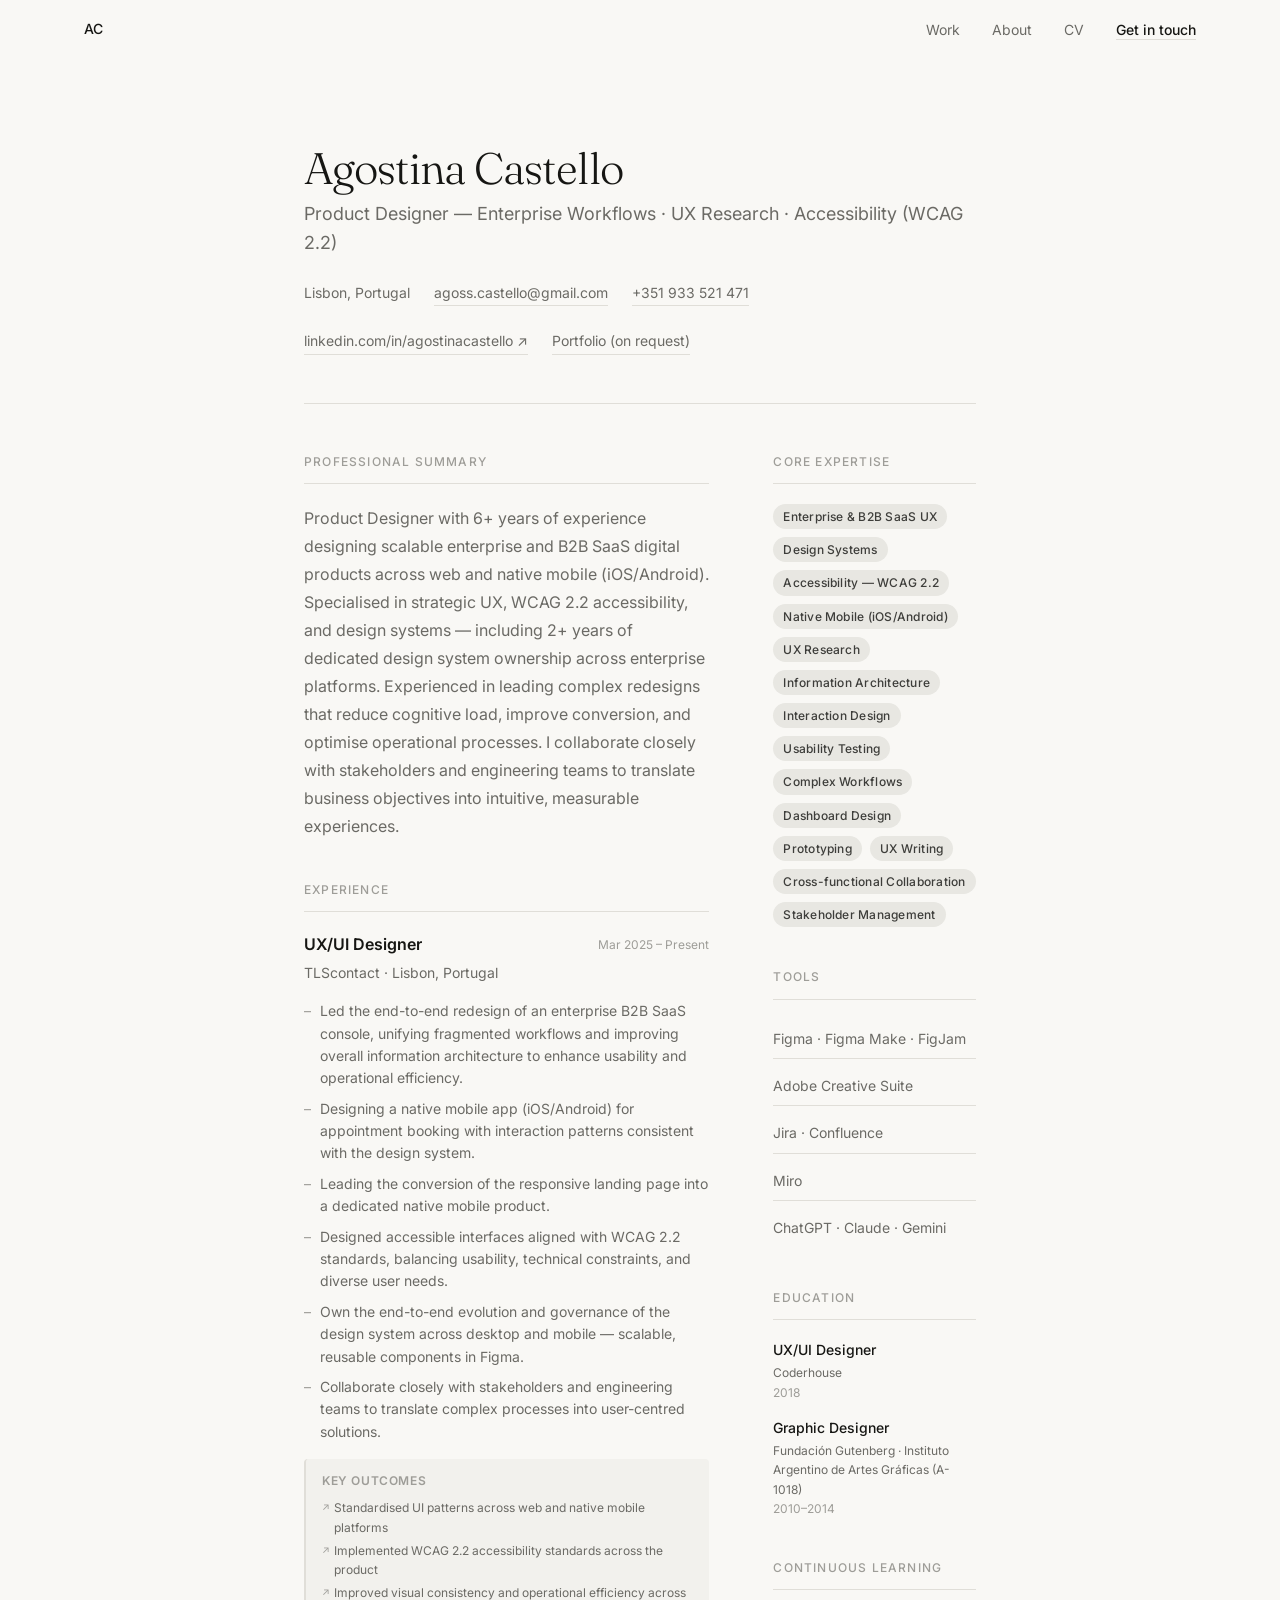
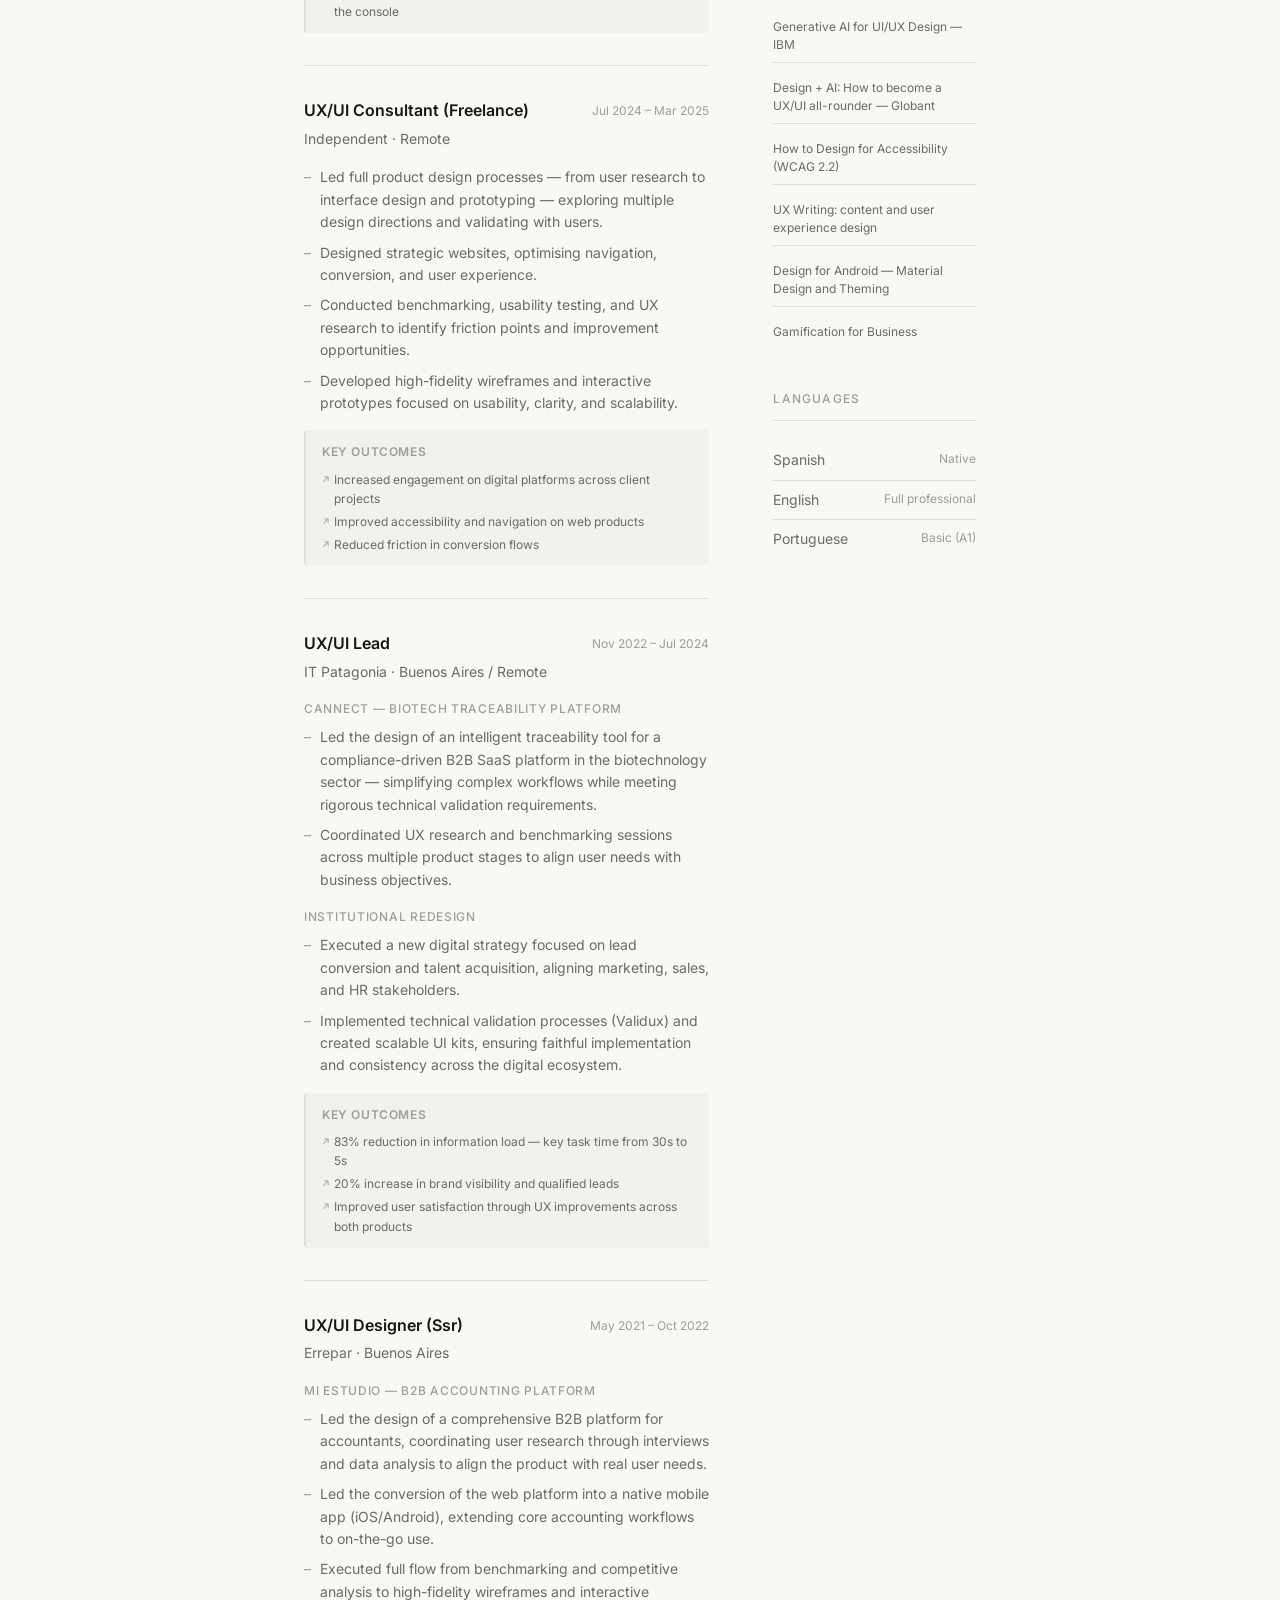
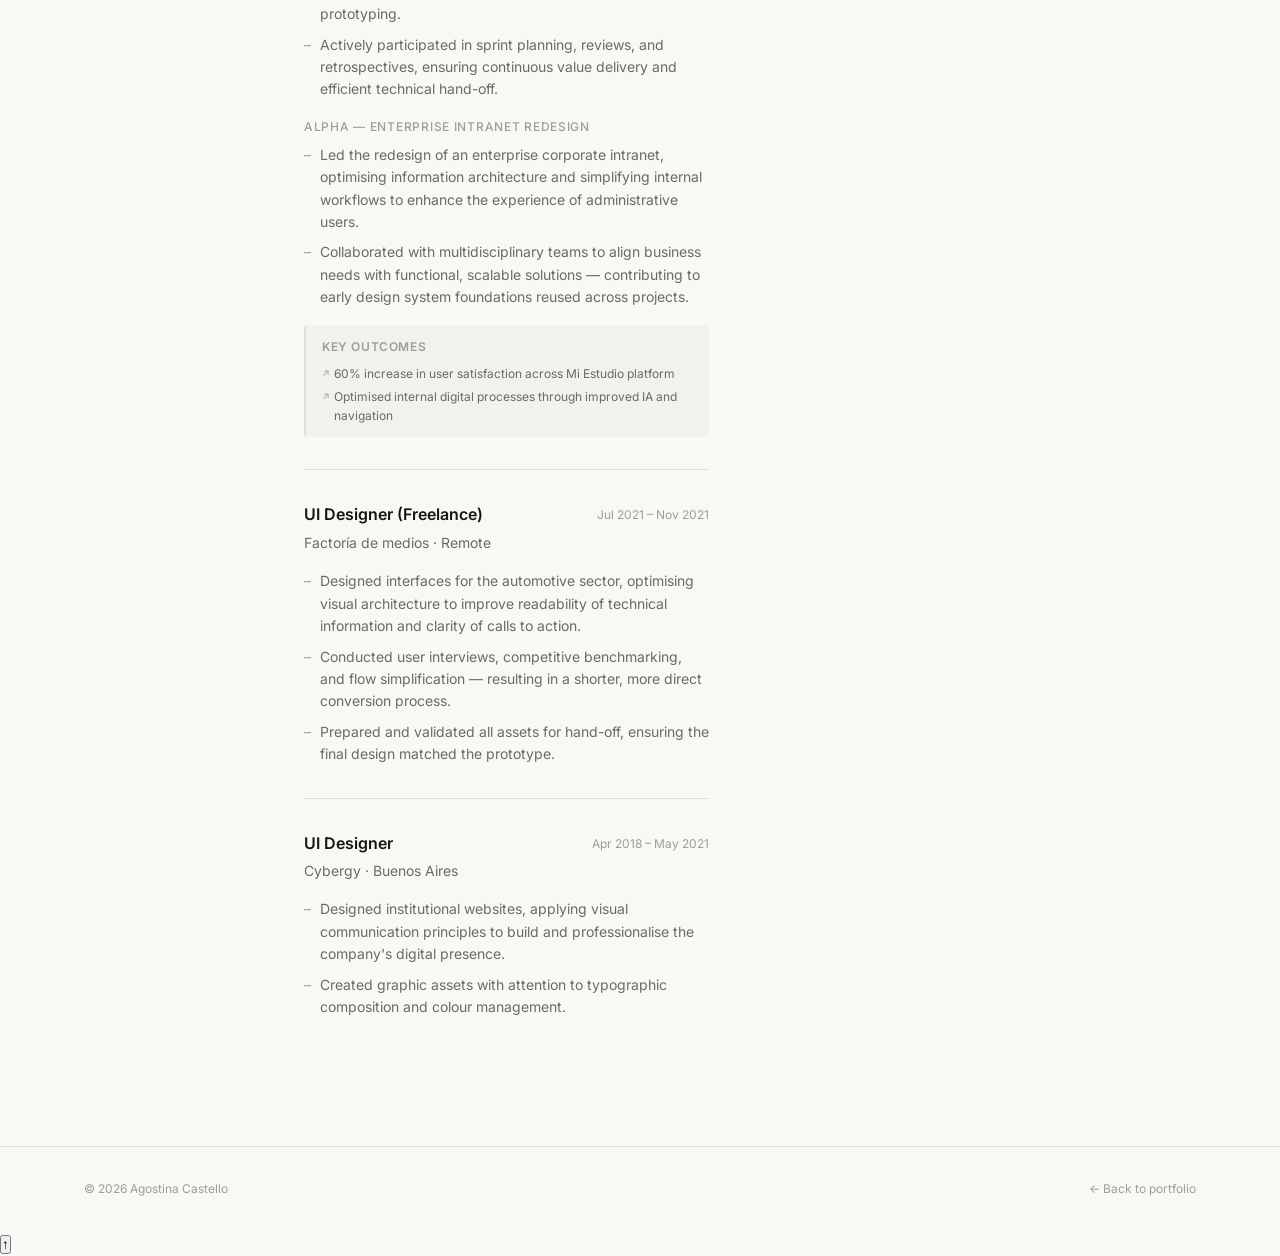
<file: cv.html>
<!DOCTYPE html>
<html lang="en">
<head>
  <meta charset="UTF-8">
  <meta name="viewport" content="width=device-width, initial-scale=1.0">
  <meta name="description" content="Agostina Castello — Product Designer CV. Enterprise B2B SaaS, design systems, WCAG 2.2 accessibility, native mobile.">
  <title>CV — Agostina Castello</title>
  <link rel="stylesheet" href="styles.css">
</head>
<body>

  <!-- Navigation -->
  <nav class="nav" id="nav" role="navigation" aria-label="Main navigation">
    <div class="nav__inner">
      <a href="index.html" class="nav__logo" aria-label="Back to portfolio">AC</a>
      <button class="nav__toggle" id="navToggle" aria-expanded="false" aria-controls="navLinks" aria-label="Toggle menu">
        <svg width="18" height="18" viewBox="0 0 18 18" fill="none" aria-hidden="true">
          <rect y="3" width="18" height="1.5" fill="currentColor"/>
          <rect y="8.25" width="18" height="1.5" fill="currentColor"/>
          <rect y="13.5" width="18" height="1.5" fill="currentColor"/>
        </svg>
      </button>
      <ul class="nav__links" id="navLinks" role="list">
        <li><a href="index.html#work" class="nav__link">Work</a></li>
        <li><a href="index.html#about" class="nav__link">About</a></li>
        <li><a href="cv.html" class="nav__link">CV</a></li>
        <li><a href="index.html#contact" class="nav__link nav__link--cta">Get in touch</a></li>
      </ul>
    </div>
  </nav>

  <main class="cv-page">
    <div class="container--narrow">

      <!-- CV Header -->
      <header class="cv-header">
        <h1 class="cv-header__name">Agostina Castello</h1>
        <p class="cv-header__title">Product Designer — Enterprise Workflows · UX Research · Accessibility (WCAG 2.2)</p>
        <address class="cv-header__contact" style="font-style: normal;">
          <span>Lisbon, Portugal</span>
          <a href="mailto:agoss.castello@gmail.com">agoss.castello@gmail.com</a>
          <a href="tel:+351933521471">+351 933 521 471</a>
          <a href="https://linkedin.com/in/agostinacastello" target="_blank" rel="noopener">linkedin.com/in/agostinacastello ↗</a>
          <a href="index.html">Portfolio (on request)</a>
        </address>
      </header>

      <div class="cv-body">

        <!-- Main column -->
        <div class="cv-main">

          <!-- Professional Summary -->
          <section class="cv-section" aria-labelledby="summary-heading">
            <h2 class="cv-section__label" id="summary-heading">Professional Summary</h2>
            <p class="cv-summary">
              Product Designer with 6+ years of experience designing scalable enterprise and B2B SaaS digital products across web and native mobile (iOS/Android). Specialised in strategic UX, WCAG 2.2 accessibility, and design systems — including 2+ years of dedicated design system ownership across enterprise platforms. Experienced in leading complex redesigns that reduce cognitive load, improve conversion, and optimise operational processes. I collaborate closely with stakeholders and engineering teams to translate business objectives into intuitive, measurable experiences.
            </p>
          </section>

          <!-- Experience -->
          <section class="cv-section" aria-labelledby="experience-heading">
            <h2 class="cv-section__label" id="experience-heading">Experience</h2>

            <!-- TLScontact -->
            <article class="cv-entry">
              <div class="cv-entry__header">
                <h3 class="cv-entry__role">UX/UI Designer</h3>
                <span class="cv-entry__date">Mar 2025 – Present</span>
              </div>
              <p class="cv-entry__company">TLScontact · Lisbon, Portugal</p>
              <ul class="cv-entry__bullets" aria-label="Responsibilities">
                <li class="cv-entry__bullet">Led the end-to-end redesign of an enterprise B2B SaaS console, unifying fragmented workflows and improving overall information architecture to enhance usability and operational efficiency.</li>
                <li class="cv-entry__bullet">Designing a native mobile app (iOS/Android) for appointment booking with interaction patterns consistent with the design system.</li>
                <li class="cv-entry__bullet">Leading the conversion of the responsive landing page into a dedicated native mobile product.</li>
                <li class="cv-entry__bullet">Designed accessible interfaces aligned with WCAG 2.2 standards, balancing usability, technical constraints, and diverse user needs.</li>
                <li class="cv-entry__bullet">Own the end-to-end evolution and governance of the design system across desktop and mobile — scalable, reusable components in Figma.</li>
                <li class="cv-entry__bullet">Collaborate closely with stakeholders and engineering teams to translate complex processes into user-centred solutions.</li>
              </ul>
              <div class="cv-entry__achievements">
                <p class="cv-entry__achievements-label">Key outcomes</p>
                <ul>
                  <li>Standardised UI patterns across web and native mobile platforms</li>
                  <li>Implemented WCAG 2.2 accessibility standards across the product</li>
                  <li>Improved visual consistency and operational efficiency across the console</li>
                </ul>
              </div>
            </article>

            <!-- Freelance -->
            <article class="cv-entry">
              <div class="cv-entry__header">
                <h3 class="cv-entry__role">UX/UI Consultant (Freelance)</h3>
                <span class="cv-entry__date">Jul 2024 – Mar 2025</span>
              </div>
              <p class="cv-entry__company">Independent · Remote</p>
              <ul class="cv-entry__bullets">
                <li class="cv-entry__bullet">Led full product design processes — from user research to interface design and prototyping — exploring multiple design directions and validating with users.</li>
                <li class="cv-entry__bullet">Designed strategic websites, optimising navigation, conversion, and user experience.</li>
                <li class="cv-entry__bullet">Conducted benchmarking, usability testing, and UX research to identify friction points and improvement opportunities.</li>
                <li class="cv-entry__bullet">Developed high-fidelity wireframes and interactive prototypes focused on usability, clarity, and scalability.</li>
              </ul>
              <div class="cv-entry__achievements">
                <p class="cv-entry__achievements-label">Key outcomes</p>
                <ul>
                  <li>Increased engagement on digital platforms across client projects</li>
                  <li>Improved accessibility and navigation on web products</li>
                  <li>Reduced friction in conversion flows</li>
                </ul>
              </div>
            </article>

            <!-- IT Patagonia -->
            <article class="cv-entry">
              <div class="cv-entry__header">
                <h3 class="cv-entry__role">UX/UI Lead</h3>
                <span class="cv-entry__date">Nov 2022 – Jul 2024</span>
              </div>
              <p class="cv-entry__company">IT Patagonia · Buenos Aires / Remote</p>

              <p class="cv-entry__project">Cannect — Biotech Traceability Platform</p>
              <ul class="cv-entry__bullets">
                <li class="cv-entry__bullet">Led the design of an intelligent traceability tool for a compliance-driven B2B SaaS platform in the biotechnology sector — simplifying complex workflows while meeting rigorous technical validation requirements.</li>
                <li class="cv-entry__bullet">Coordinated UX research and benchmarking sessions across multiple product stages to align user needs with business objectives.</li>
              </ul>

              <p class="cv-entry__project">Institutional Redesign</p>
              <ul class="cv-entry__bullets">
                <li class="cv-entry__bullet">Executed a new digital strategy focused on lead conversion and talent acquisition, aligning marketing, sales, and HR stakeholders.</li>
                <li class="cv-entry__bullet">Implemented technical validation processes (Validux) and created scalable UI kits, ensuring faithful implementation and consistency across the digital ecosystem.</li>
              </ul>

              <div class="cv-entry__achievements">
                <p class="cv-entry__achievements-label">Key outcomes</p>
                <ul>
                  <li>83% reduction in information load — key task time from 30s to 5s</li>
                  <li>20% increase in brand visibility and qualified leads</li>
                  <li>Improved user satisfaction through UX improvements across both products</li>
                </ul>
              </div>
            </article>

            <!-- Errepar -->
            <article class="cv-entry">
              <div class="cv-entry__header">
                <h3 class="cv-entry__role">UX/UI Designer (Ssr)</h3>
                <span class="cv-entry__date">May 2021 – Oct 2022</span>
              </div>
              <p class="cv-entry__company">Errepar · Buenos Aires</p>

              <p class="cv-entry__project">Mi Estudio — B2B Accounting Platform</p>
              <ul class="cv-entry__bullets">
                <li class="cv-entry__bullet">Led the design of a comprehensive B2B platform for accountants, coordinating user research through interviews and data analysis to align the product with real user needs.</li>
                <li class="cv-entry__bullet">Led the conversion of the web platform into a native mobile app (iOS/Android), extending core accounting workflows to on-the-go use.</li>
                <li class="cv-entry__bullet">Executed full flow from benchmarking and competitive analysis to high-fidelity wireframes and interactive prototyping.</li>
                <li class="cv-entry__bullet">Actively participated in sprint planning, reviews, and retrospectives, ensuring continuous value delivery and efficient technical hand-off.</li>
              </ul>

              <p class="cv-entry__project">Alpha — Enterprise Intranet Redesign</p>
              <ul class="cv-entry__bullets">
                <li class="cv-entry__bullet">Led the redesign of an enterprise corporate intranet, optimising information architecture and simplifying internal workflows to enhance the experience of administrative users.</li>
                <li class="cv-entry__bullet">Collaborated with multidisciplinary teams to align business needs with functional, scalable solutions — contributing to early design system foundations reused across projects.</li>
              </ul>

              <div class="cv-entry__achievements">
                <p class="cv-entry__achievements-label">Key outcomes</p>
                <ul>
                  <li>60% increase in user satisfaction across Mi Estudio platform</li>
                  <li>Optimised internal digital processes through improved IA and navigation</li>
                </ul>
              </div>
            </article>

            <!-- Factoría de medios -->
            <article class="cv-entry">
              <div class="cv-entry__header">
                <h3 class="cv-entry__role">UI Designer (Freelance)</h3>
                <span class="cv-entry__date">Jul 2021 – Nov 2021</span>
              </div>
              <p class="cv-entry__company">Factoría de medios · Remote</p>
              <ul class="cv-entry__bullets">
                <li class="cv-entry__bullet">Designed interfaces for the automotive sector, optimising visual architecture to improve readability of technical information and clarity of calls to action.</li>
                <li class="cv-entry__bullet">Conducted user interviews, competitive benchmarking, and flow simplification — resulting in a shorter, more direct conversion process.</li>
                <li class="cv-entry__bullet">Prepared and validated all assets for hand-off, ensuring the final design matched the prototype.</li>
              </ul>
            </article>

            <!-- Cybergy -->
            <article class="cv-entry">
              <div class="cv-entry__header">
                <h3 class="cv-entry__role">UI Designer</h3>
                <span class="cv-entry__date">Apr 2018 – May 2021</span>
              </div>
              <p class="cv-entry__company">Cybergy · Buenos Aires</p>
              <ul class="cv-entry__bullets">
                <li class="cv-entry__bullet">Designed institutional websites, applying visual communication principles to build and professionalise the company's digital presence.</li>
                <li class="cv-entry__bullet">Created graphic assets with attention to typographic composition and colour management.</li>
              </ul>
            </article>

          </section>
        </div>

        <!-- Sidebar -->
        <aside class="cv-sidebar" aria-label="Skills and education">

          <!-- Core Skills -->
          <section class="cv-section" aria-labelledby="skills-heading">
            <h2 class="cv-section__label" id="skills-heading">Core expertise</h2>
            <div class="skills-list">
              <span class="tag">Enterprise &amp; B2B SaaS UX</span>
              <span class="tag">Design Systems</span>
              <span class="tag">Accessibility — WCAG 2.2</span>
              <span class="tag">Native Mobile (iOS/Android)</span>
              <span class="tag">UX Research</span>
              <span class="tag">Information Architecture</span>
              <span class="tag">Interaction Design</span>
              <span class="tag">Usability Testing</span>
              <span class="tag">Complex Workflows</span>
              <span class="tag">Dashboard Design</span>
              <span class="tag">Prototyping</span>
              <span class="tag">UX Writing</span>
              <span class="tag">Cross-functional Collaboration</span>
              <span class="tag">Stakeholder Management</span>
            </div>
          </section>

          <!-- Tools -->
          <section class="cv-section" aria-labelledby="tools-heading">
            <h2 class="cv-section__label" id="tools-heading">Tools</h2>
            <ul class="tools-list" aria-label="Design and collaboration tools">
              <li class="tools-item">Figma · Figma Make · FigJam</li>
              <li class="tools-item">Adobe Creative Suite</li>
              <li class="tools-item">Jira · Confluence</li>
              <li class="tools-item">Miro</li>
              <li class="tools-item">ChatGPT · Claude · Gemini</li>
            </ul>
          </section>

          <!-- Education -->
          <section class="cv-section" aria-labelledby="education-heading">
            <h2 class="cv-section__label" id="education-heading">Education</h2>
            <div class="edu-item">
              <p class="edu-item__degree">UX/UI Designer</p>
              <p class="edu-item__school">Coderhouse</p>
              <p class="edu-item__year">2018</p>
            </div>
            <div class="edu-item">
              <p class="edu-item__degree">Graphic Designer</p>
              <p class="edu-item__school">Fundación Gutenberg · Instituto Argentino de Artes Gráficas (A-1018)</p>
              <p class="edu-item__year">2010–2014</p>
            </div>
          </section>

          <!-- Courses -->
          <section class="cv-section" aria-labelledby="courses-heading">
            <h2 class="cv-section__label" id="courses-heading">Continuous learning</h2>
            <ul class="courses-list">
              <li class="course-item">Generative AI for UI/UX Design — IBM</li>
              <li class="course-item">Design + AI: How to become a UX/UI all-rounder — Globant</li>
              <li class="course-item">How to Design for Accessibility (WCAG 2.2)</li>
              <li class="course-item">UX Writing: content and user experience design</li>
              <li class="course-item">Design for Android — Material Design and Theming</li>
              <li class="course-item">Gamification for Business</li>
            </ul>
          </section>

          <!-- Languages -->
          <section class="cv-section" aria-labelledby="languages-heading">
            <h2 class="cv-section__label" id="languages-heading">Languages</h2>
            <dl>
              <div class="lang-item">
                <dt>Spanish</dt>
                <dd class="lang-item__level">Native</dd>
              </div>
              <div class="lang-item">
                <dt>English</dt>
                <dd class="lang-item__level">Full professional</dd>
              </div>
              <div class="lang-item">
                <dt>Portuguese</dt>
                <dd class="lang-item__level">Basic (A1)</dd>
              </div>
            </dl>
          </section>

        </aside>
      </div>
    </div>
  </main>

  <!-- Footer -->
  <footer class="footer" role="contentinfo">
    <div class="container">
      <div class="footer__inner">
        <span>© 2026 Agostina Castello</span>
        <a href="index.html" class="footer__link" style="color: var(--text-tertiary); font-size: var(--text-xs);">← Back to portfolio</a>
      </div>
    </div>
  </footer>

  
<button id="back-top" aria-label="Scroll to top" class="back-top">↑</button>
<script>
    const nav = document.getElementById('nav');
    window.addEventListener('scroll', () => {
      nav.classList.toggle('scrolled', window.scrollY > 20);
    }, { passive: true });

    const toggle = document.getElementById('navToggle');
    const links = document.getElementById('navLinks');
    toggle.addEventListener('click', () => {
      const open = links.classList.toggle('open');
      toggle.setAttribute('aria-expanded', open);
    });
    links.querySelectorAll('a').forEach(a => {
      a.addEventListener('click', () => {
        links.classList.remove('open');
        toggle.setAttribute('aria-expanded', 'false');
      });
    });
  
  const _backBtn=document.getElementById('back-top');
  if(_backBtn){const _chk=()=>{_backBtn.classList.toggle('back-top--visible',(window.scrollY||document.documentElement.scrollTop)>400)};window.addEventListener('scroll',_chk,{passive:true});_backBtn.addEventListener('click',()=>window.scrollTo({top:0,behavior:'smooth'}))}
</script>

</body>
</html>
</file>
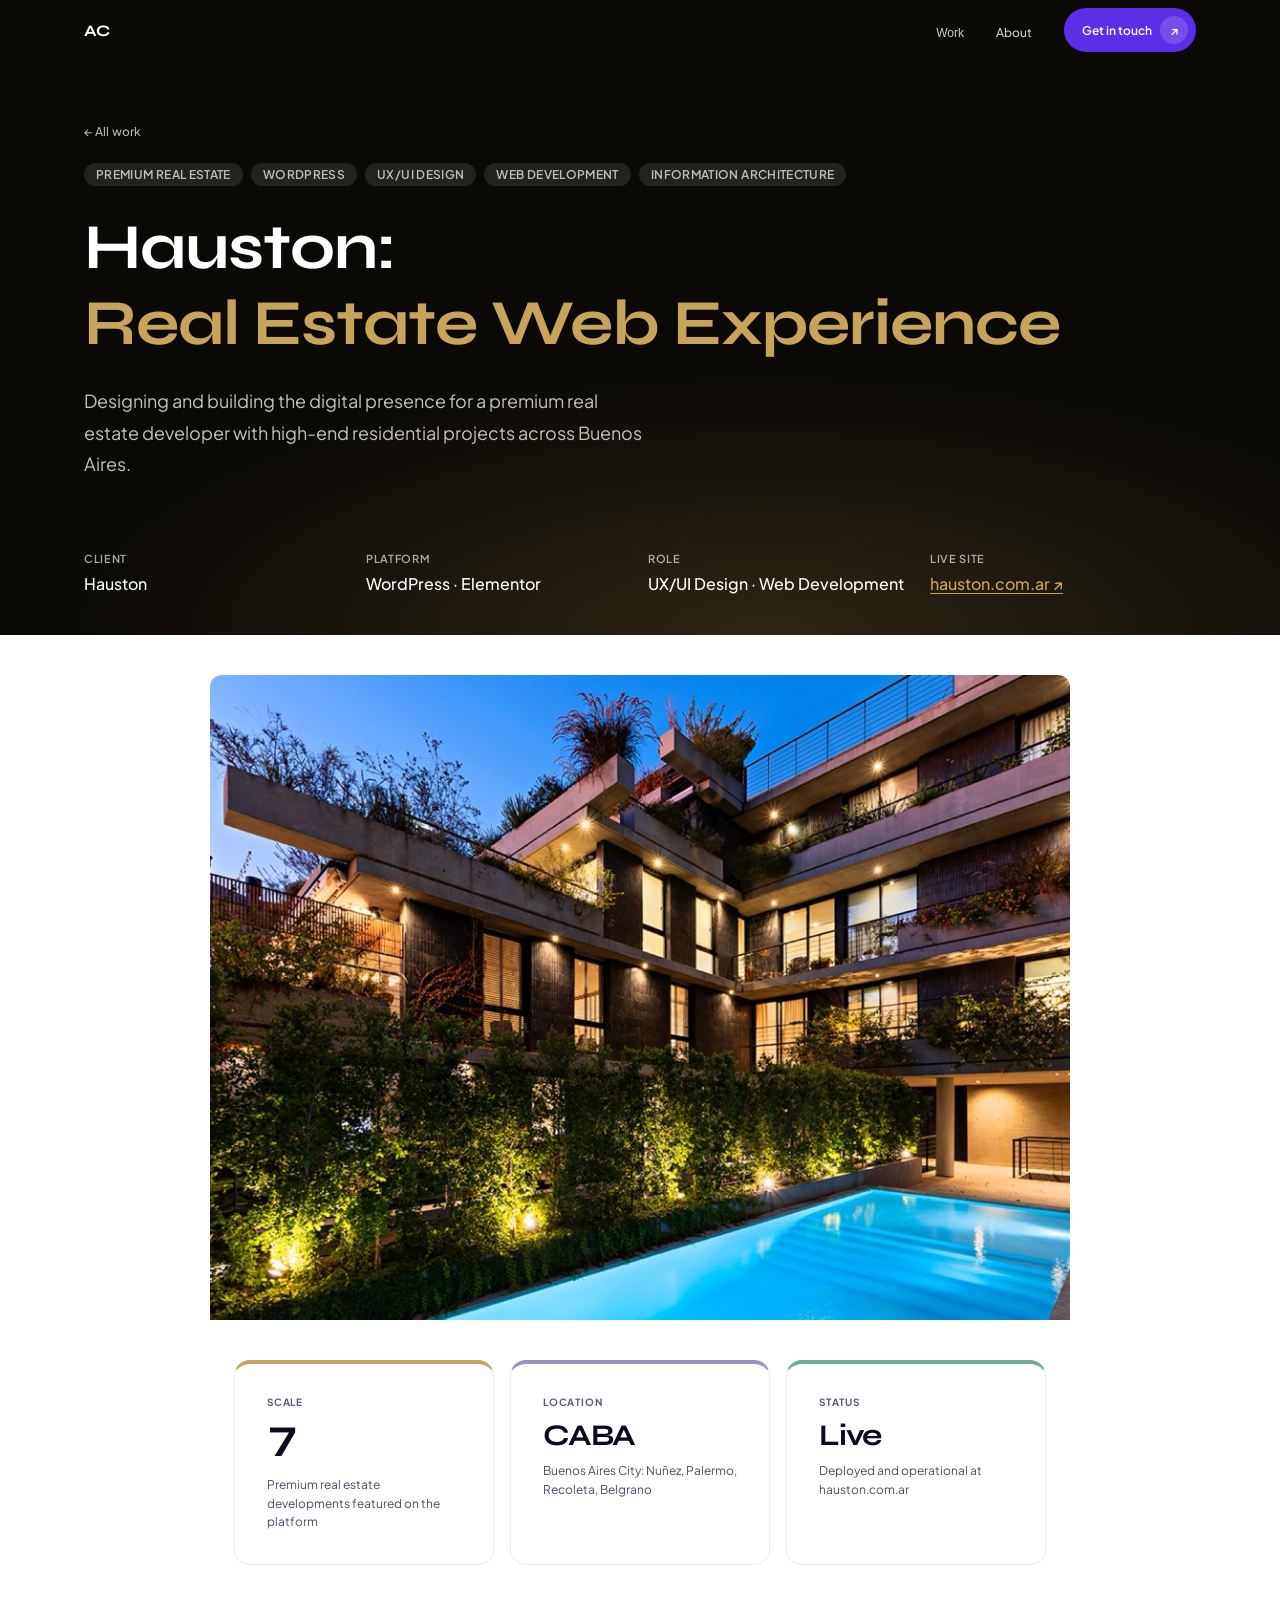
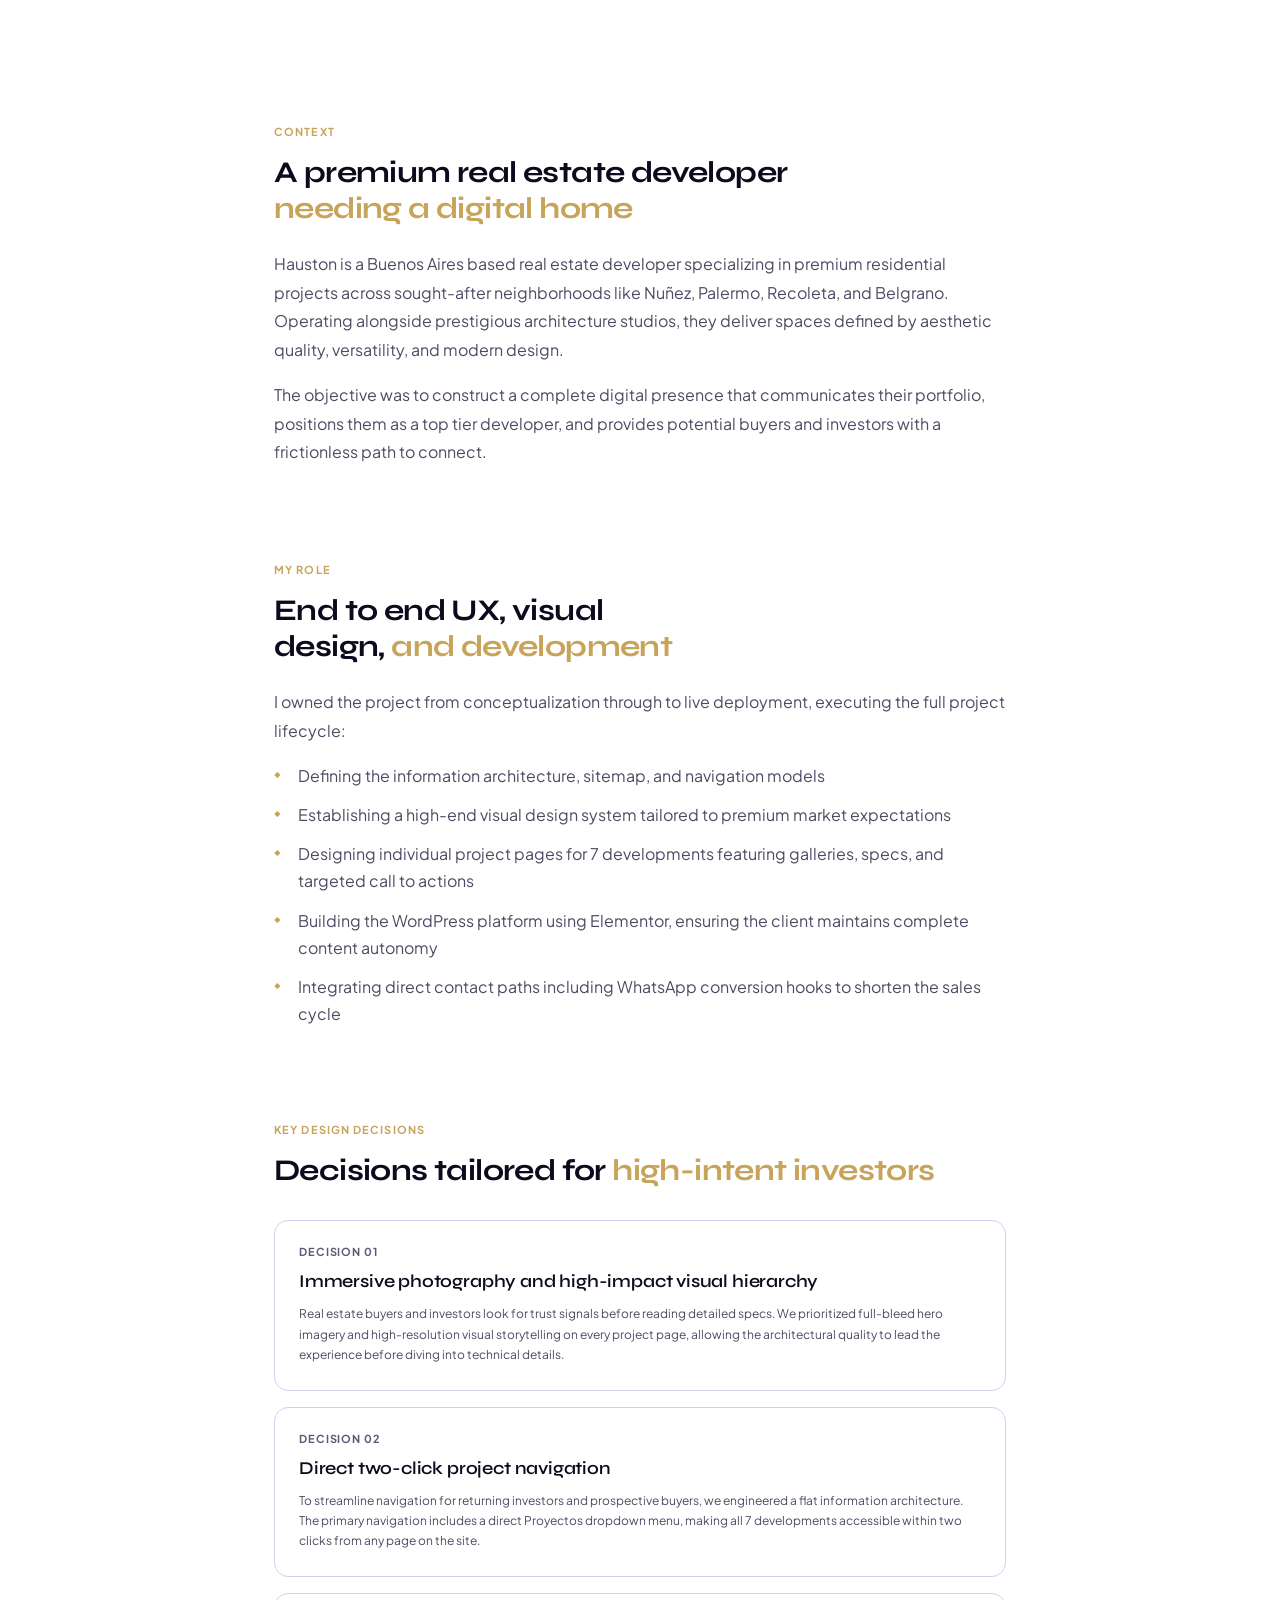
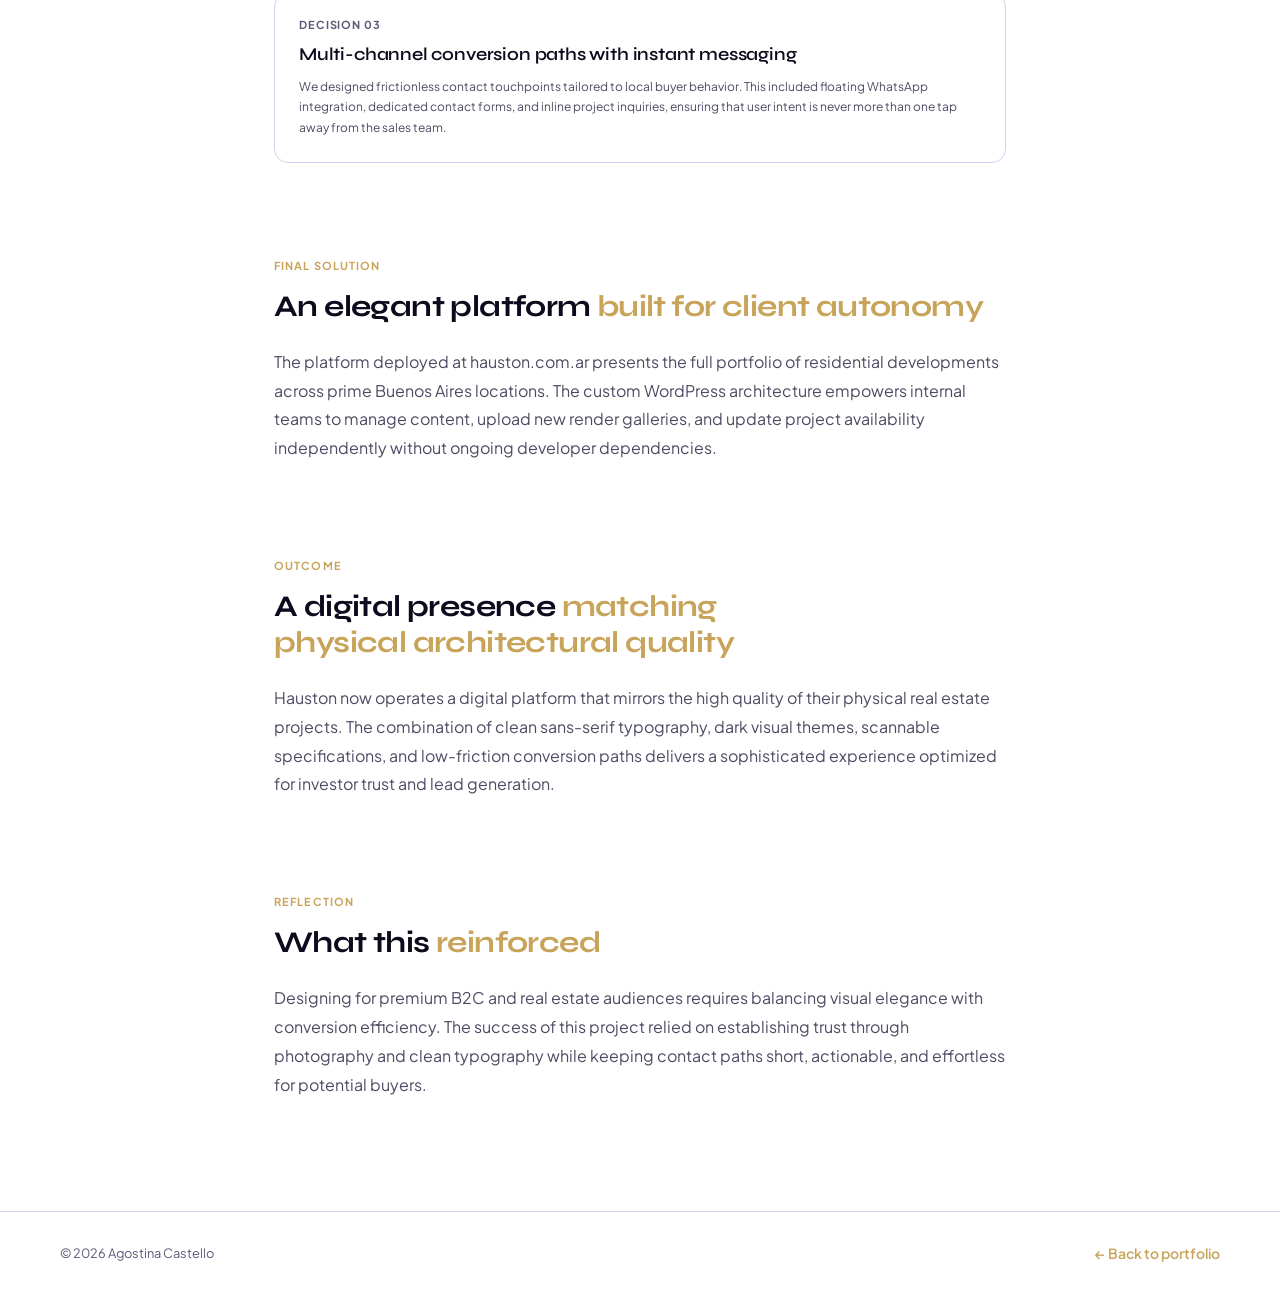
<file: hauston.html>
<!DOCTYPE html>
<html lang="en">
<head>
  <meta charset="UTF-8">
  <meta name="viewport" content="width=device-width, initial-scale=1.0">
  <meta name="description" content="Hauston Real Estate Web Experience. Case study by Agostina Castello, Product Designer.">
  <title>Hauston — Agostina Castello</title>
  <link rel="preconnect" href="https://fonts.googleapis.com">
  <link rel="preconnect" href="https://fonts.gstatic.com" crossorigin>
  <link href="https://fonts.googleapis.com/css2?family=Syne:wght@400;500;600;700&family=Plus+Jakarta+Sans:ital,wght@0,300;0,400;0,500;0,600;1,300&display=optional" rel="stylesheet">
  <style>
    :root {
      --bg:#F7F6F3;--periwinkle:#E8EDFF;--periwinkle-mid:#D4DCFF;
      --white:#FFFFFF;--ink:#0C0B1D;--stone:#4D4B63;
      --muted:#5C5978;--border:#CDD2F0;--purple:#5B2FE8;
      --purple-hover:#4520C4;--purple-light:#EDE8FD;
      --hs:#C8A45A;--hs-dark:#A8843A;--hs-light:#F5EDD8;
      --ff-display:'Syne',system-ui,sans-serif;
      --ff-body:'Plus Jakarta Sans',system-ui,sans-serif;
      --t--1:.75rem;--t-0:1rem;--t-1:1.125rem;--t-2:1.375rem;
      --t-3:1.875rem;--t-4:2.75rem;--t-5:4rem;--t-6:5.5rem;
      --s2:.5rem;--s3:.75rem;--s4:1rem;--s5:1.25rem;
      --s6:1.5rem;--s8:2rem;--s10:2.5rem;--s12:3rem;
      --s16:4rem;--s20:5rem;
      --max:1160px;--ease:cubic-bezier(.22,0,.1,1);--dur:160ms;
      background:var(--white);color:var(--ink);
    }
    @media(prefers-color-scheme:dark){
      :root:not([data-theme="light"]){
        --bg:#0D0C14;--periwinkle:#141228;--periwinkle-mid:#1E1B38;
        --white:#0A0915;--ink:#EEECff;--stone:#9B99B8;
        --muted:#9896B0;--border:#2A2748;--purple:#8F6FFF;
        --purple-hover:#A882FF;--purple-light:#1E1850;
        --hs:#D4B06A;--hs-dark:#B49050;--hs-light:#1A1408;
      }
    }
    *{box-sizing:border-box;margin:0;padding:0}
    body{font-family:var(--ff-body);background:var(--white);color:var(--ink)}
    a{color:inherit;text-decoration:none}
    img{display:block;max-width:100%}
    .nav{position:fixed;top:0;left:0;right:0;z-index:100;background:transparent;transition:background 200ms ease,box-shadow 200ms ease;height:60px}
    .nav.scrolled{background:var(--white);box-shadow:0 1px 0 rgba(12,11,29,0.06)}
    .nav__inner{max-width:var(--max);margin:0 auto;padding:0 var(--s6);height:100%;display:flex;align-items:center;justify-content:space-between}
    .nav__logo{font-family:var(--ff-display);font-weight:700;font-size:var(--t-0);color:var(--white);letter-spacing:-.01em;-webkit-font-smoothing:antialiased;-moz-osx-font-smoothing:grayscale}
    .nav.scrolled .nav__logo{color:var(--purple);-webkit-font-smoothing:auto;-moz-osx-font-smoothing:auto}
    .nav__links{display:flex;align-items:center;gap:var(--s8);list-style:none}
    .nav__link{font-size:var(--t--1);font-weight:500;color:rgba(255,255,255,.8);transition:color var(--dur)}
    .nav.scrolled .nav__link{color:var(--stone)}
    .nav__link:not(.nav__link--cta):hover{color:var(--white)}
    .nav.scrolled .nav__link:not(.nav__link--cta):hover{color:var(--ink)}
    .nav.scrolled .nav__link--cta{color:var(--white)}
    .nav.scrolled .nav__link--cta:hover{color:var(--white)}
    .nav__link--cta{background:var(--purple);color:var(--white);padding:8px 8px 8px 18px;border-radius:100px;font-size:var(--t--1);font-weight:600;display:inline-flex;align-items:center;gap:8px;transition:background 350ms cubic-bezier(.32,.72,0,1),transform 120ms cubic-bezier(.32,.72,0,1)}
    .nav__link--cta:hover{background:var(--purple-hover);transform:translateY(-1px);color:var(--white)}
    .nav__link--cta:active{transform:translateY(0) scale(.98)}
    .nav__link--cta .cta-arrow{width:28px;height:28px;border-radius:50%;background:rgba(255,255,255,.15);display:inline-flex;align-items:center;justify-content:center;font-size:13px;transition:transform 350ms cubic-bezier(.32,.72,0,1)}
    .nav__link--cta:hover .cta-arrow{transform:translate(2px,-2px) scale(1.05)}
    .nav__toggle{display:none;background:none;border:none;cursor:pointer;color:var(--ink);padding:4px}
    .wrap{max-width:var(--max);margin:0 auto;padding:0 var(--s6)}
    .case-hero{background:#0B0906;padding-top:calc(60px + var(--s16));padding-bottom:0;position:relative;overflow:hidden}
    .case-hero::after{content:'';position:absolute;inset:0;background:radial-gradient(ellipse 80% 60% at 60% 100%,rgba(200,164,90,.18) 0%,transparent 70%);pointer-events:none}
    .case-hero .wrap{display:flex;flex-direction:column;gap:var(--s6);position:relative;z-index:1}
    .case-hero__back{display:inline-flex;align-items:center;gap:6px;font-size:var(--t--1);font-weight:500;color:rgba(255,255,255,.7);transition:color var(--dur) var(--ease);align-self:flex-start;width:fit-content;letter-spacing:.01em}
    .case-hero__back:hover{color:rgba(255,255,255,.9)}
    .case-hero__tags{display:flex;flex-wrap:wrap;gap:var(--s2)}
    .tag{font-size:.75rem;font-weight:600;background:rgba(255,255,255,.1);color:rgba(255,255,255,.7);padding:.25rem .75rem;border-radius:100px;letter-spacing:.03em;text-transform:uppercase}
    .case-hero__title{font-family:var(--ff-display);font-size:var(--t-5);font-weight:700;line-height:1.18;letter-spacing:-.015em;color:var(--white);text-wrap:balance}
    .case-hero__title em{color:var(--hs);font-style:normal}
    .case-hero__desc{font-size:var(--t-1);color:rgba(255,255,255,.75);line-height:1.75;max-width:560px}
    .case-hero__meta{display:grid;grid-template-columns:repeat(4,1fr);gap:var(--s4);padding-top:var(--s8);padding-bottom:var(--s10);margin-top:var(--s4)}
    .meta-label{font-size:11px;font-weight:600;letter-spacing:.06em;text-transform:uppercase;color:rgba(255,255,255,.65);margin-bottom:var(--s2)}
    .meta-value{font-size:var(--t-0);font-weight:500;color:var(--white);line-height:1.4}
    .case-cover{background:var(--white);display:flex;justify-content:center;padding:var(--s10) 0 0;position:relative}
    .case-cover img{max-width:860px;width:92%;height:auto;display:block;border-radius:12px 12px 0 0;position:relative;z-index:1}
    .case-metrics-wrap{background:var(--white);padding:var(--s10) 0 var(--s12)}
    .case-metrics{max-width:860px;margin:0 auto;padding:0 var(--s6);display:grid;grid-template-columns:repeat(3,1fr);gap:var(--s4)}
    .case-metric{background:var(--white);border:1px solid rgba(0,0,0,.07);border-radius:16px;padding:var(--s8);border-top:4px solid transparent;display:flex;flex-direction:column;gap:var(--s3)}
    .case-metric:nth-child(1){border-top-color:var(--hs)}
    .case-metric:nth-child(2){border-top-color:#9B8EC4}
    .case-metric:nth-child(3){border-top-color:#6BAF92}
    .case-metric__num{font-family:var(--ff-display);font-size:var(--t-4);font-weight:700;line-height:1;letter-spacing:-.04em;color:var(--ink);font-variant-numeric:lining-nums tabular-nums}
    .case-metric__num em{color:var(--hs);font-style:normal}
    .case-metric__label{font-size:var(--t--1);color:var(--stone);line-height:1.55}
    .case-metric__tag{font-size:10px;font-weight:700;letter-spacing:.08em;text-transform:uppercase;color:var(--muted)}
    .case-sections{max-width:780px;margin:0 auto;padding:var(--s16) var(--s6)}
    .case-section{padding:var(--s12) 0}
    .section-label{font-size:11px;font-weight:700;letter-spacing:.1em;text-transform:uppercase;color:var(--hs);margin-bottom:var(--s4)}
    .section-heading{font-family:var(--ff-display);font-size:var(--t-3);font-weight:700;line-height:1.2;letter-spacing:-.02em;color:var(--ink);text-wrap:balance;margin-bottom:var(--s6)}
    .section-heading em{color:var(--hs);font-style:normal}
    .section-body{color:var(--stone);font-size:var(--t-0);line-height:1.8}
    .section-body p+p{margin-top:var(--s4)}
    .decisions{margin-top:var(--s8);display:flex;flex-direction:column;gap:var(--s4)}
    .decision{background:var(--white);border:1px solid var(--border);border-radius:14px;padding:var(--s6);transition:border-color var(--dur),box-shadow var(--dur)}
    .decision:hover{border-color:var(--hs);box-shadow:0 4px 20px rgba(200,164,90,.12)}
    .decision__num{font-size:11px;font-weight:700;letter-spacing:.08em;text-transform:uppercase;color:var(--muted);margin-bottom:var(--s3)}
    .decision__q{font-family:var(--ff-display);font-size:var(--t-1);font-weight:600;color:var(--ink);margin-bottom:var(--s3);letter-spacing:-.01em}
    .decision__a{font-size:var(--t--1);color:var(--stone);line-height:1.7}
    .bullets{margin-top:var(--s4);list-style:none;display:flex;flex-direction:column;gap:var(--s3)}
    .bullets li{font-size:var(--t-0);color:var(--stone);line-height:1.7;padding-left:var(--s6);position:relative}
    .bullets li::before{content:"◆";position:absolute;left:0;color:var(--hs);font-size:8px;top:7px}
    .footer{border-top:1px solid var(--border);padding:var(--s8) var(--s6)}
    .footer__inner{max-width:var(--max);margin:0 auto;display:flex;align-items:center;justify-content:space-between;font-size:.8rem;color:var(--muted)}
    .footer__back{font-size:.875rem;font-weight:600;color:var(--hs);text-decoration:none;transition:color var(--dur)}
    .footer__back:hover{color:var(--stone)}
    @media(max-width:768px){
      .case-hero__title{font-size:var(--t-4)}
      .case-hero__meta{grid-template-columns:repeat(2,1fr)}
      .case-metrics{grid-template-columns:1fr}
    }
    @media(max-width:640px){
      .nav__links{display:none}
      .nav__links.open{display:flex;flex-direction:column;position:absolute;top:60px;left:0;right:0;background:var(--periwinkle);border-bottom:1px solid var(--border);padding:var(--s6);gap:var(--s5)}
      .nav__toggle{display:block}
    }
    .back-top{position:fixed;bottom:2rem;right:2rem;z-index:300;width:44px;height:44px;border-radius:50%;background:var(--hs);color:#fff;border:none;cursor:pointer;font-size:1.1rem;font-weight:600;display:flex;align-items:center;justify-content:center;box-shadow:0 4px 20px rgba(200,164,90,0.35);opacity:0;transform:translateY(12px) scale(0.85);transition:opacity 300ms,transform 300ms,background 150ms;pointer-events:none}
    .back-top--visible{opacity:1;transform:translateY(0) scale(1);pointer-events:all}
    .back-top:hover{background:var(--hs-dark);transform:translateY(-2px) scale(1)}
    .nav__item{position:relative}
    .nav__item.open .nav__dropdown{opacity:1;pointer-events:auto;transform:translateX(-50%) translateY(0)}
    .nav__dropdown{position:absolute;top:100%;left:50%;transform:translateX(-50%) translateY(-4px);background:#fff;border:1px solid var(--border);border-radius:12px;box-shadow:0 8px 24px rgba(12,11,29,0.08),0 2px 6px rgba(12,11,29,0.04);padding:var(--s2);min-width:200px;opacity:0;pointer-events:none;transition:opacity 160ms ease,transform 160ms ease}
    .nav__dropdown::before{content:'';position:absolute;top:-12px;left:0;right:0;height:12px}
    .nav__dropdown-item{display:block;padding:.5rem .75rem;border-radius:8px;font-size:.75rem;font-weight:500;color:var(--stone);text-decoration:none;white-space:nowrap;transition:background 120ms ease,color 120ms ease}
    .nav__dropdown-item:hover{background:var(--periwinkle);color:var(--ink)}
    .nav__work-btn{background:none;border:none;cursor:pointer;padding:0}
    @media(max-width:640px){.nav__dropdown{position:static;opacity:1;pointer-events:auto;transform:none;box-shadow:none;border:none;border-radius:0;padding:var(--s2) 0 0 var(--s4);min-width:unset;display:flex;flex-direction:column}}
  </style>
</head>
<body>

  <nav class="nav" id="nav" role="navigation" aria-label="Main navigation">
    <div class="nav__inner">
      <a href="index.html" class="nav__logo">AC</a>
      <button class="nav__toggle" id="navToggle" aria-expanded="false" aria-controls="navLinks" aria-label="Toggle menu">
        <svg width="18" height="18" viewBox="0 0 18 18" fill="none" aria-hidden="true">
          <rect y="3" width="18" height="1.5" fill="currentColor"/>
          <rect y="8.25" width="18" height="1.5" fill="currentColor"/>
          <rect y="13.5" width="18" height="1.5" fill="currentColor"/>
        </svg>
      </button>
      <ul class="nav__links" id="navLinks" role="list">
        <li class="nav__item">
          <button class="nav__link nav__work-btn" id="workBtn" aria-haspopup="true" aria-expanded="false" aria-controls="workDropdown">Work</button>
          <div class="nav__dropdown" id="workDropdown" role="menu" aria-label="Projects">
            <a href="cannect.html" class="nav__dropdown-item" role="menuitem">Cannect</a>
            <a href="web-institucional.html" class="nav__dropdown-item" role="menuitem">IT Patagonia</a>
            <a href="mi-estudio.html" class="nav__dropdown-item" role="menuitem">Mi Estudio</a>
            <a href="alpha.html" class="nav__dropdown-item" role="menuitem">Alpha</a>
            <a href="hauston.html" class="nav__dropdown-item" role="menuitem">Hauston</a>
            <a href="marcelle.html" class="nav__dropdown-item" role="menuitem">Marcelle Kaswalder</a>
            <a href="app-relajante.html" class="nav__dropdown-item" role="menuitem">App Relajante</a>
          </div>
        </li>
        <li><a href="index.html#about" class="nav__link">About</a></li>
        <li><a href="index.html#contact" class="nav__link nav__link--cta">Get in touch<span class="cta-arrow" aria-hidden="true">&#8599;</span></a></li>
      </ul>
    </div>
  </nav>

  <main>
    <section class="case-hero" aria-label="Project overview">
      <div class="wrap">
        <a href="index.html#work" class="case-hero__back">&#8592; All work</a>
        <div class="case-hero__tags">
          <span class="tag">Premium Real Estate</span>
          <span class="tag">WordPress</span>
          <span class="tag">UX/UI Design</span>
          <span class="tag">Web Development</span>
          <span class="tag">Information Architecture</span>
        </div>
        <h1 class="case-hero__title">Hauston:<br><em>Real Estate Web Experience</em></h1>
        <p class="case-hero__desc">Designing and building the digital presence for a premium real estate developer with high-end residential projects across Buenos Aires.</p>
        <div class="case-hero__meta">
          <div><p class="meta-label">Client</p><p class="meta-value">Hauston</p></div>
          <div><p class="meta-label">Platform</p><p class="meta-value">WordPress · Elementor</p></div>
          <div><p class="meta-label">Role</p><p class="meta-value">UX/UI Design · Web Development</p></div>
          <div><p class="meta-label">Live site</p><p class="meta-value"><a href="https://hauston.com.ar" target="_blank" rel="noopener" style="color:var(--hs);text-decoration:underline;text-underline-offset:3px">hauston.com.ar &#8599;</a></p></div>
        </div>
      </div>
    </section>

    <div class="case-cover">
      <img src="hauston_cover.png" alt="Hauston premium real estate website, project pages and homepage" loading="lazy" decoding="async">
    </div>

    <div class="case-metrics-wrap">
      <div class="case-metrics" role="list">
        <div class="case-metric" role="listitem">
          <span class="case-metric__tag">Scale</span>
          <p class="case-metric__num">7</p>
          <p class="case-metric__label">Premium real estate developments featured on the platform</p>
        </div>
        <div class="case-metric" role="listitem">
          <span class="case-metric__tag">Location</span>
          <p class="case-metric__num" style="font-size:var(--t-3)">CABA</p>
          <p class="case-metric__label">Buenos Aires City: Nuñez, Palermo, Recoleta, Belgrano</p>
        </div>
        <div class="case-metric" role="listitem">
          <span class="case-metric__tag">Status</span>
          <p class="case-metric__num" style="font-size:var(--t-3)">Live</p>
          <p class="case-metric__label">Deployed and operational at hauston.com.ar</p>
        </div>
      </div>
    </div>

    <div class="case-sections">
      <section class="case-section" aria-labelledby="s-context">
        <p class="section-label">Context</p>
        <h2 class="section-heading" id="s-context">A premium real estate developer <em>needing a digital home</em></h2>
        <div class="section-body">
          <p>Hauston is a Buenos Aires based real estate developer specializing in premium residential projects across sought-after neighborhoods like Nuñez, Palermo, Recoleta, and Belgrano. Operating alongside prestigious architecture studios, they deliver spaces defined by aesthetic quality, versatility, and modern design.</p>
          <p>The objective was to construct a complete digital presence that communicates their portfolio, positions them as a top tier developer, and provides potential buyers and investors with a frictionless path to connect.</p>
        </div>
      </section>

      <section class="case-section" aria-labelledby="s-role">
        <p class="section-label">My role</p>
        <h2 class="section-heading" id="s-role">End to end UX, visual design, <em>and development</em></h2>
        <div class="section-body"><p>I owned the project from conceptualization through to live deployment, executing the full project lifecycle:</p></div>
        <ul class="bullets">
          <li>Defining the information architecture, sitemap, and navigation models</li>
          <li>Establishing a high-end visual design system tailored to premium market expectations</li>
          <li>Designing individual project pages for 7 developments featuring galleries, specs, and targeted call to actions</li>
          <li>Building the WordPress platform using Elementor, ensuring the client maintains complete content autonomy</li>
          <li>Integrating direct contact paths including WhatsApp conversion hooks to shorten the sales cycle</li>
        </ul>
      </section>

      <section class="case-section" aria-labelledby="s-decisions">
        <p class="section-label">Key design decisions</p>
        <h2 class="section-heading" id="s-decisions">Decisions tailored for <em>high-intent investors</em></h2>
        <div class="decisions">
          <div class="decision">
            <p class="decision__num">Decision 01</p>
            <p class="decision__q">Immersive photography and high-impact visual hierarchy</p>
            <p class="decision__a">Real estate buyers and investors look for trust signals before reading detailed specs. We prioritized full-bleed hero imagery and high-resolution visual storytelling on every project page, allowing the architectural quality to lead the experience before diving into technical details.</p>
          </div>
          <div class="decision">
            <p class="decision__num">Decision 02</p>
            <p class="decision__q">Direct two-click project navigation</p>
            <p class="decision__a">To streamline navigation for returning investors and prospective buyers, we engineered a flat information architecture. The primary navigation includes a direct Proyectos dropdown menu, making all 7 developments accessible within two clicks from any page on the site.</p>
          </div>
          <div class="decision">
            <p class="decision__num">Decision 03</p>
            <p class="decision__q">Multi-channel conversion paths with instant messaging</p>
            <p class="decision__a">We designed frictionless contact touchpoints tailored to local buyer behavior. This included floating WhatsApp integration, dedicated contact forms, and inline project inquiries, ensuring that user intent is never more than one tap away from the sales team.</p>
          </div>
        </div>
      </section>

      <section class="case-section" aria-labelledby="s-solution">
        <p class="section-label">Final solution</p>
        <h2 class="section-heading" id="s-solution">An elegant platform <em>built for client autonomy</em></h2>
        <div class="section-body">
          <p>The platform deployed at hauston.com.ar presents the full portfolio of residential developments across prime Buenos Aires locations. The custom WordPress architecture empowers internal teams to manage content, upload new render galleries, and update project availability independently without ongoing developer dependencies.</p>
        </div>
      </section>

      <section class="case-section" aria-labelledby="s-outcome">
        <p class="section-label">Outcome</p>
        <h2 class="section-heading" id="s-outcome">A digital presence <em>matching physical architectural quality</em></h2>
        <div class="section-body">
          <p>Hauston now operates a digital platform that mirrors the high quality of their physical real estate projects. The combination of clean sans-serif typography, dark visual themes, scannable specifications, and low-friction conversion paths delivers a sophisticated experience optimized for investor trust and lead generation.</p>
        </div>
      </section>

      <section class="case-section" aria-labelledby="s-reflection">
        <p class="section-label">Reflection</p>
        <h2 class="section-heading" id="s-reflection">What this <em>reinforced</em></h2>
        <div class="section-body">
          <p>Designing for premium B2C and real estate audiences requires balancing visual elegance with conversion efficiency. The success of this project relied on establishing trust through photography and clean typography while keeping contact paths short, actionable, and effortless for potential buyers.</p>
        </div>
      </section>
    </div>
  </main>

  <footer class="footer" role="contentinfo">
    <div class="footer__inner">
      <span>&#169; 2026 Agostina Castello</span>
      <a href="index.html" class="footer__back">&#8592; Back to portfolio</a>
    </div>
  </footer>

  <button id="back-top" aria-label="Scroll to top" class="back-top">&#8593;</button>

  <script>
    const nav = document.getElementById('nav');
    window.addEventListener('scroll', () => {
      nav.classList.toggle('scrolled', window.scrollY > 20);
    }, { passive: true });
    const toggle = document.getElementById('navToggle');
    const links = document.getElementById('navLinks');
    toggle.addEventListener('click', () => {
      const open = links.classList.toggle('open');
      toggle.setAttribute('aria-expanded', open);
    });
    const workBtn = document.getElementById('workBtn');
    const workDropdown = document.getElementById('workDropdown');
    const workItem = workBtn.closest('.nav__item');
    workBtn.addEventListener('click', (e) => { e.stopPropagation(); const open = workItem.classList.toggle('open'); workBtn.setAttribute('aria-expanded', open); });
    document.addEventListener('click', () => { workItem.classList.remove('open'); workBtn.setAttribute('aria-expanded', 'false'); });
    workDropdown.addEventListener('click', (e) => e.stopPropagation());
    const _backBtn = document.getElementById('back-top');
    if (_backBtn) {
      const _chk = () => { _backBtn.classList.toggle('back-top--visible', (window.scrollY || document.documentElement.scrollTop) > 400); };
      window.addEventListener('scroll', _chk, { passive: true });
      _backBtn.addEventListener('click', () => window.scrollTo({ top: 0, behavior: 'smooth' }));
    }
  </script>
</body>
</html>
</file>
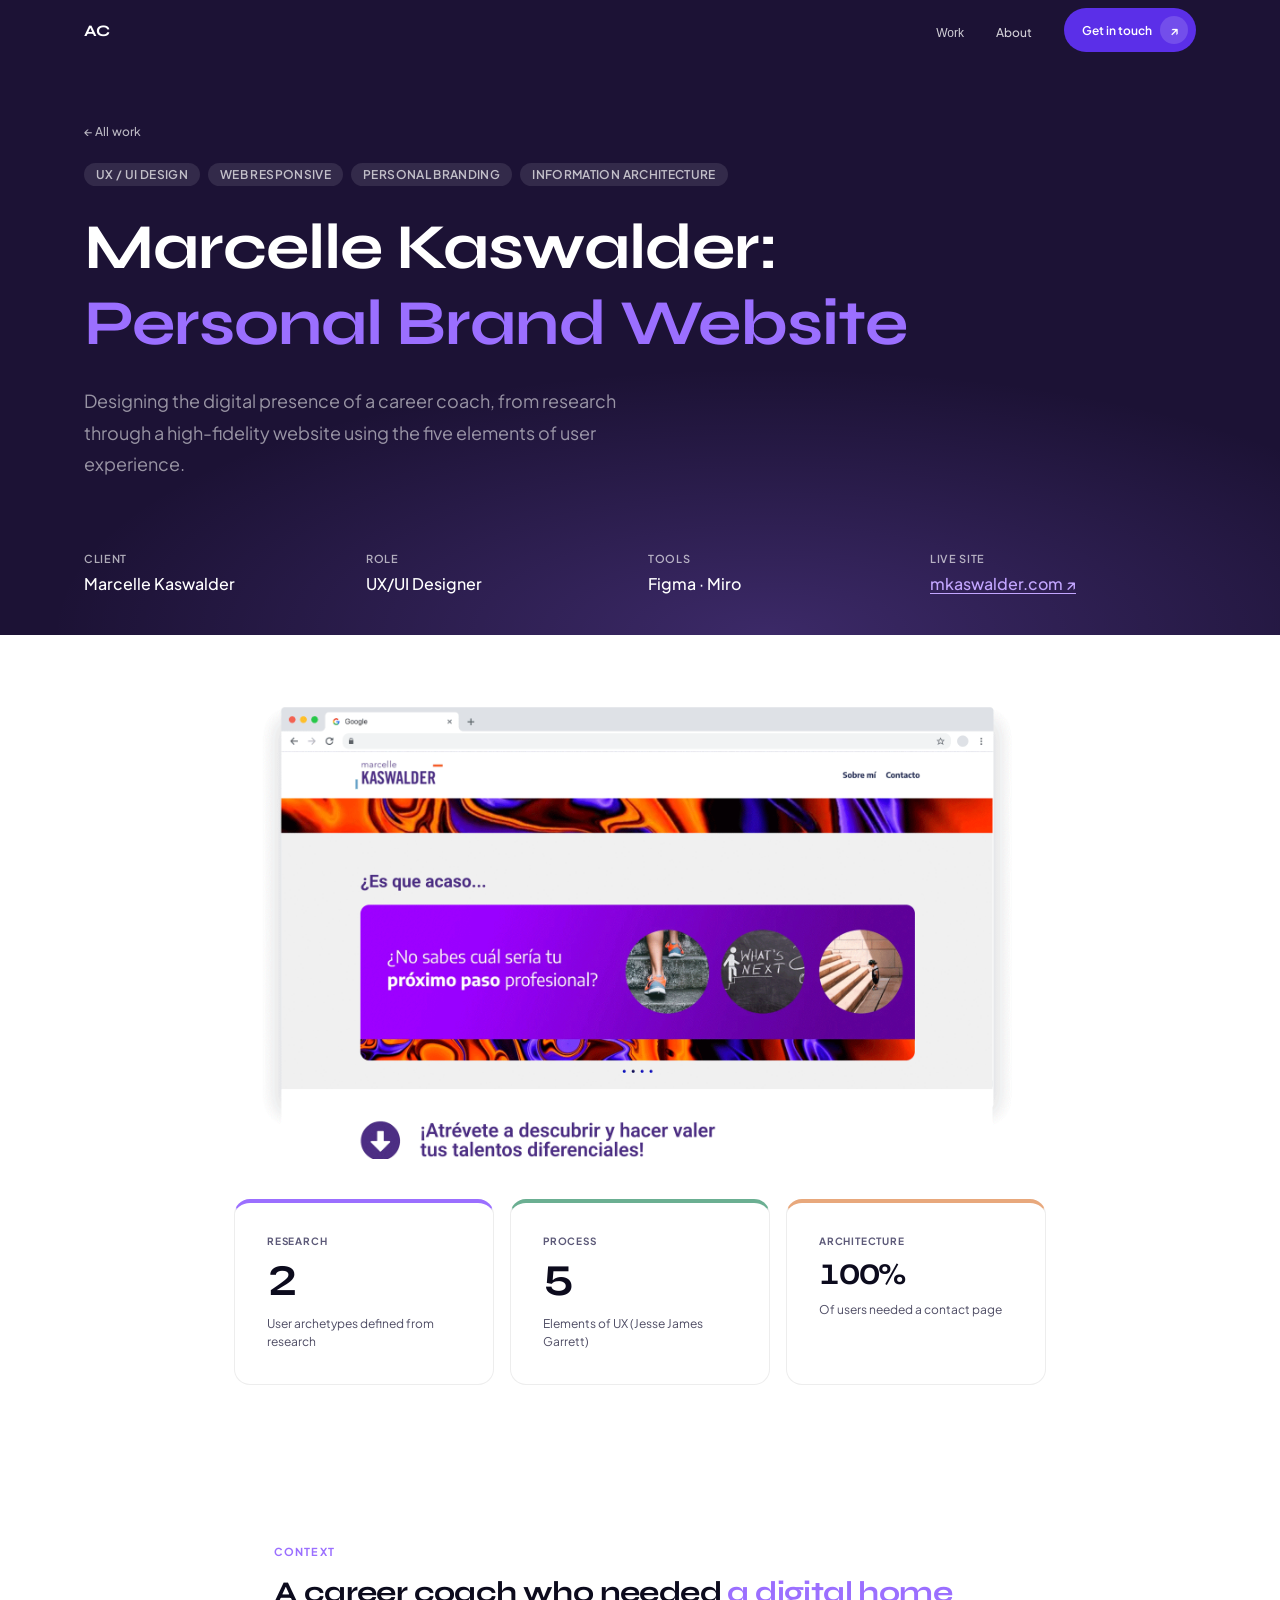
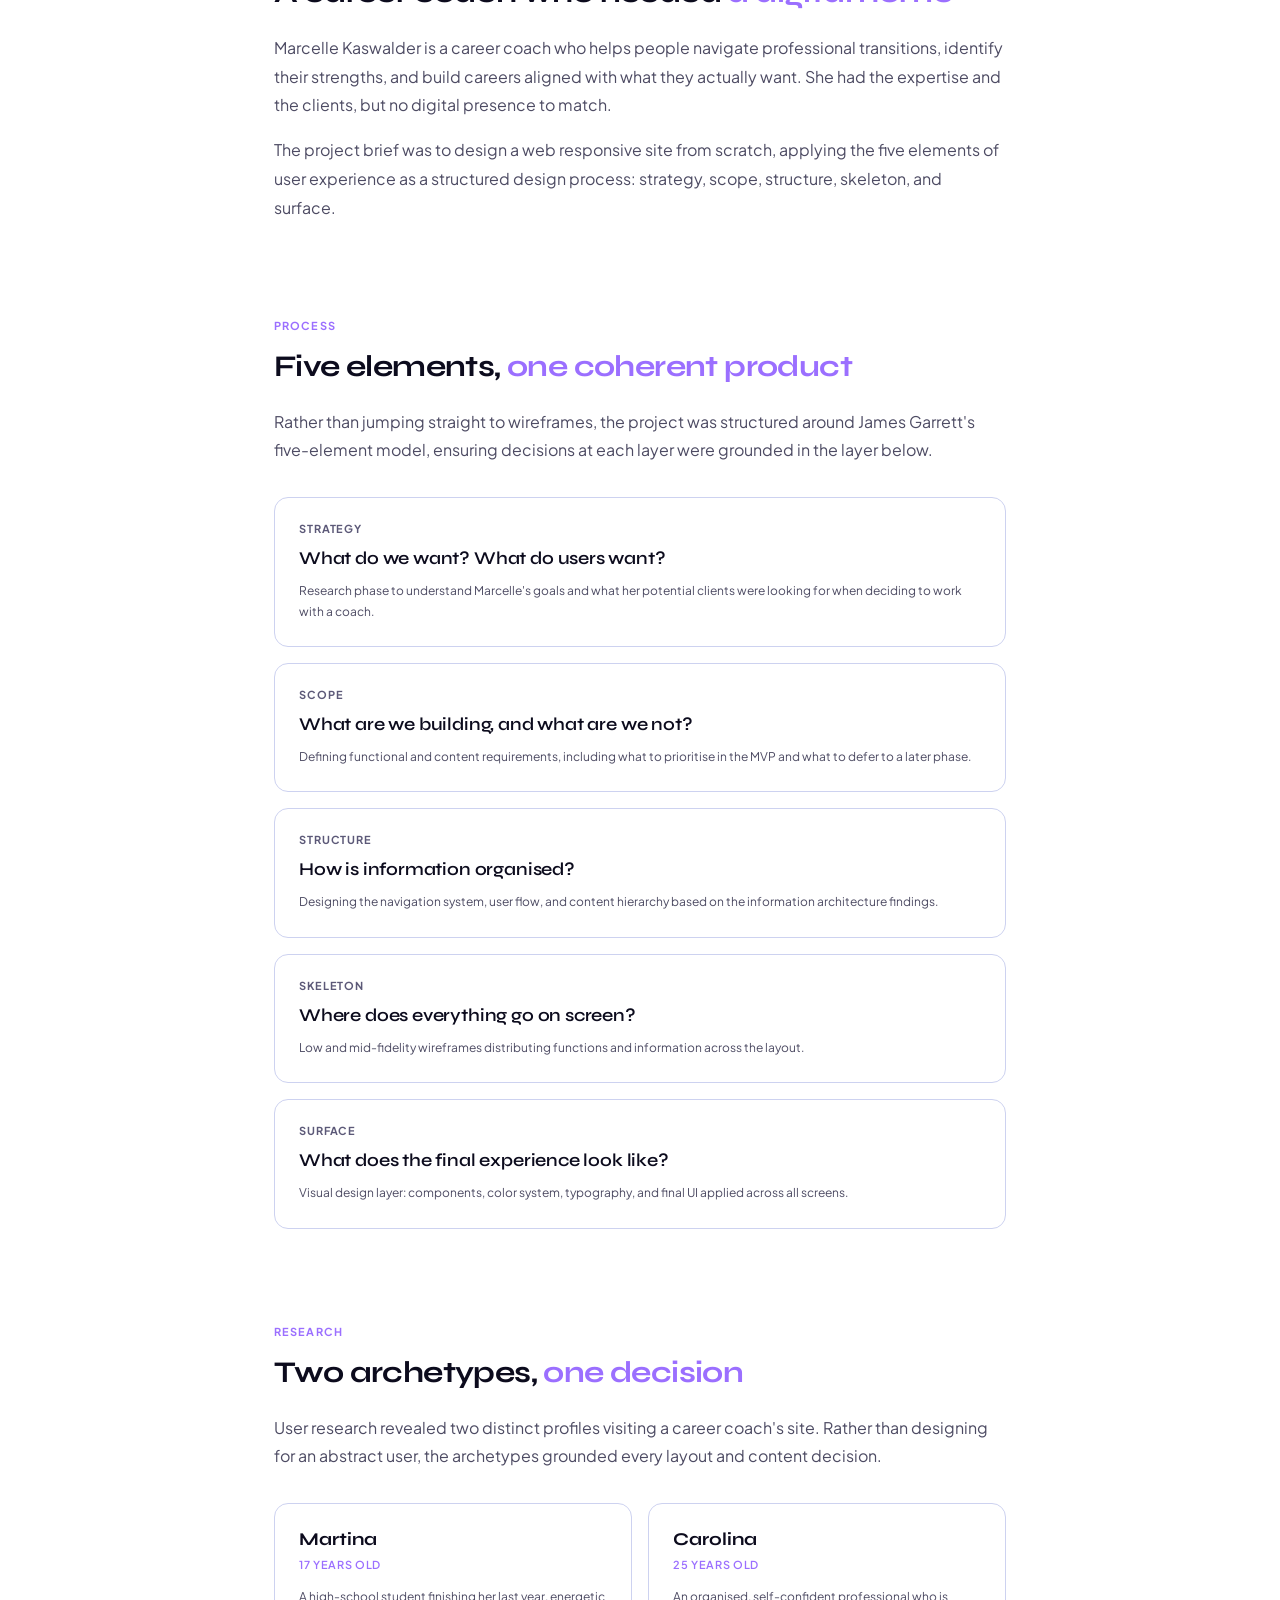
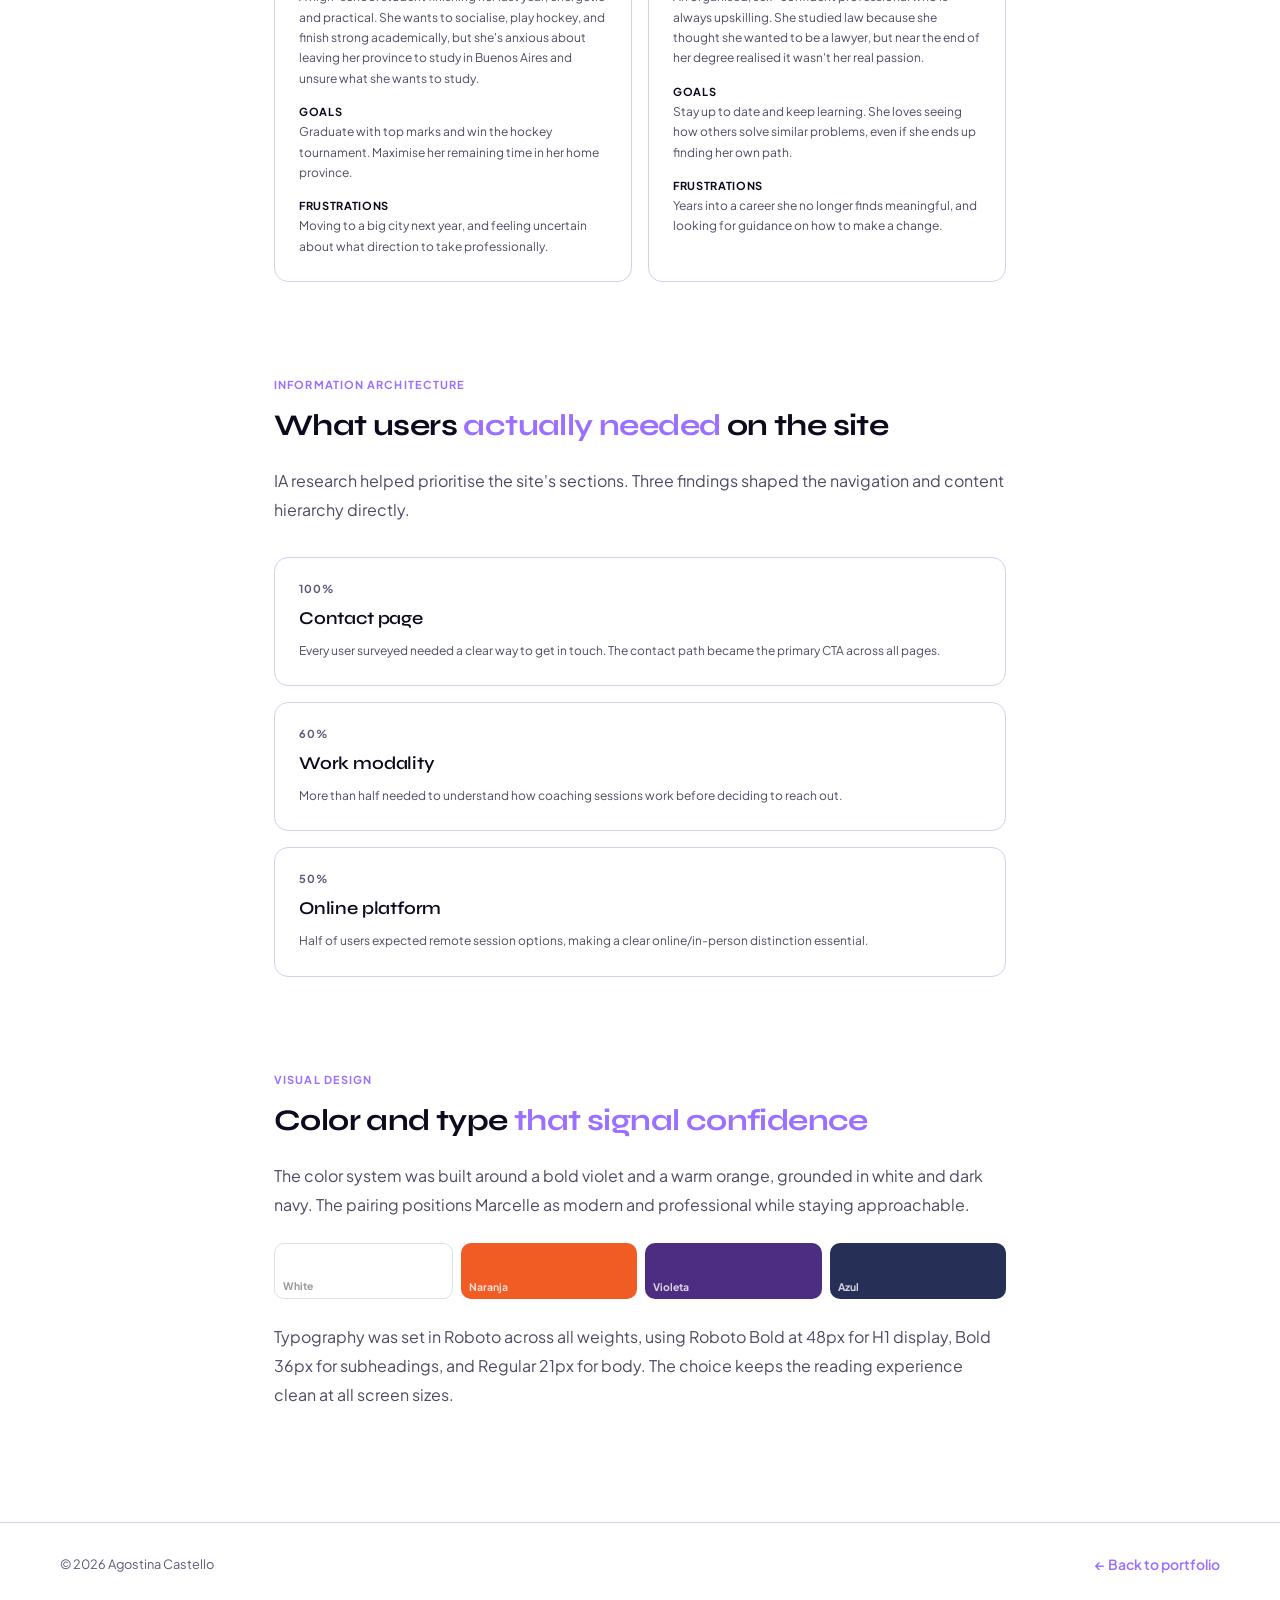
<file: marcelle.html>
<!DOCTYPE html>
<html lang="en">
<head>
  <meta charset="UTF-8">
  <meta name="viewport" content="width=device-width, initial-scale=1.0">
  <meta name="description" content="Marcelle Kaswalder: Personal Brand Website. Case study by Agostina Castello, UX/UI Designer.">
  <title>Marcelle Kaswalder — Agostina Castello</title>
  <link rel="preconnect" href="https://fonts.googleapis.com">
  <link rel="preconnect" href="https://fonts.gstatic.com" crossorigin>
  <link href="https://fonts.googleapis.com/css2?family=Syne:wght@400;500;600;700&family=Plus+Jakarta+Sans:ital,wght@0,300;0,400;0,500;0,600;1,300&display=optional" rel="stylesheet">
  <style>
    :root {
      --bg:#F7F6F3;--periwinkle:#E8EDFF;--periwinkle-mid:#D4DCFF;
      --white:#FFFFFF;--ink:#0C0B1D;--stone:#4D4B63;
      --muted:#5C5978;--border:#CDD2F0;--purple:#5B2FE8;
      --purple-hover:#4520C4;--purple-light:#EDE8FD;
      --mk:#9B6FFF;--mk-dark:#7B4FDF;--mk-light:#F0EBFF;
      --ff-display:'Syne',system-ui,sans-serif;
      --ff-body:'Plus Jakarta Sans',system-ui,sans-serif;
      --t--1:.75rem;--t-0:1rem;--t-1:1.125rem;--t-2:1.375rem;
      --t-3:1.875rem;--t-4:2.75rem;--t-5:4rem;--t-6:5.5rem;
      --s2:.5rem;--s3:.75rem;--s4:1rem;--s5:1.25rem;
      --s6:1.5rem;--s8:2rem;--s10:2.5rem;--s12:3rem;
      --s16:4rem;--s20:5rem;
      --max:1160px;--ease:cubic-bezier(.22,0,.1,1);--dur:160ms;
      background:var(--white);color:var(--ink);
    }
    @media(prefers-color-scheme:dark){
      :root:not([data-theme="light"]){
        --bg:#0D0C14;--periwinkle:#141228;--periwinkle-mid:#1E1B38;
        --white:#0A0915;--ink:#EEECff;--stone:#9B99B8;
        --muted:#9896B0;--border:#2A2748;--purple:#8F6FFF;
        --purple-hover:#A882FF;--purple-light:#1E1850;
        --mk:#B990FF;--mk-dark:#9B70EF;--mk-light:#1A1030;
      }
    }
    *{box-sizing:border-box;margin:0;padding:0}
    body{font-family:var(--ff-body);background:var(--white);color:var(--ink)}
    a{color:inherit;text-decoration:none}
    img{display:block;max-width:100%}

    .nav{position:fixed;top:0;left:0;right:0;z-index:100;background:transparent;transition:background 200ms ease,box-shadow 200ms ease;height:60px}
    .nav.scrolled{background:var(--white);box-shadow:0 1px 0 rgba(12,11,29,0.06)}
    .nav__inner{max-width:var(--max);margin:0 auto;padding:0 var(--s6);height:100%;display:flex;align-items:center;justify-content:space-between}
    .nav__logo{font-family:var(--ff-display);font-weight:700;font-size:var(--t-0);color:var(--white);letter-spacing:-.01em;-webkit-font-smoothing:antialiased;-moz-osx-font-smoothing:grayscale}
    .nav.scrolled .nav__logo{color:var(--purple);-webkit-font-smoothing:auto;-moz-osx-font-smoothing:auto}
    .nav__links{display:flex;align-items:center;gap:var(--s8);list-style:none}
    .nav__link{font-size:var(--t--1);font-weight:500;color:rgba(255,255,255,.8);transition:color var(--dur)}
    .nav.scrolled .nav__link{color:var(--stone)}
    .nav__link:not(.nav__link--cta):hover{color:var(--white)}
    .nav.scrolled .nav__link:not(.nav__link--cta):hover{color:var(--ink)}
    .nav.scrolled .nav__link--cta{color:var(--white)}
    .nav__link--cta{background:var(--purple);color:var(--white);padding:8px 8px 8px 18px;border-radius:100px;font-size:var(--t--1);font-weight:600;display:inline-flex;align-items:center;gap:8px;transition:background 350ms cubic-bezier(.32,.72,0,1),transform 120ms cubic-bezier(.32,.72,0,1)}
    .nav__link--cta:hover{background:var(--purple-hover);transform:translateY(-1px);color:var(--white)}
    .nav__link--cta:active{transform:translateY(0) scale(.98)}
    .nav__link--cta .cta-arrow{width:28px;height:28px;border-radius:50%;background:rgba(255,255,255,.15);display:inline-flex;align-items:center;justify-content:center;font-size:13px;transition:transform 350ms cubic-bezier(.32,.72,0,1)}
    .nav__link--cta:hover .cta-arrow{transform:translate(2px,-2px) scale(1.05)}
    .nav__toggle{display:none;background:none;border:none;cursor:pointer;color:var(--ink);padding:4px}

    .wrap{max-width:var(--max);margin:0 auto;padding:0 var(--s6)}

    .case-hero{background:#1C1235;padding-top:calc(60px + var(--s16));padding-bottom:0;position:relative;overflow:hidden}
    .case-hero::after{content:'';position:absolute;inset:0;background:radial-gradient(ellipse 80% 60% at 60% 100%,rgba(155,111,255,.25) 0%,transparent 70%);pointer-events:none}
    .case-hero .wrap{display:flex;flex-direction:column;gap:var(--s6);position:relative;z-index:1}
    .case-hero__back{display:inline-flex;align-items:center;gap:6px;font-size:var(--t--1);font-weight:500;color:rgba(255,255,255,.7);transition:color var(--dur) var(--ease);align-self:flex-start;width:fit-content;letter-spacing:.01em}
    .case-hero__back:hover{color:rgba(255,255,255,.9)}
    .case-hero__tags{display:flex;flex-wrap:wrap;gap:var(--s2)}
    .tag{font-size:.75rem;font-weight:600;background:rgba(255,255,255,.1);color:rgba(255,255,255,.7);padding:.25rem .75rem;border-radius:100px;letter-spacing:.03em;text-transform:uppercase}
    .case-hero__title{font-family:var(--ff-display);font-size:var(--t-5);font-weight:700;line-height:1.18;letter-spacing:-.015em;color:var(--white);text-wrap:balance}
    .case-hero__title em{color:var(--mk);font-style:normal}
    .case-hero__desc{font-size:var(--t-1);color:rgba(255,255,255,.55);line-height:1.75;max-width:560px}
    .case-hero__meta{display:grid;grid-template-columns:repeat(4,1fr);gap:var(--s4);padding-top:var(--s8);padding-bottom:var(--s10);margin-top:var(--s4)}
    .meta-label{font-size:11px;font-weight:600;letter-spacing:.06em;text-transform:uppercase;color:rgba(255,255,255,.65);margin-bottom:var(--s2)}
    .meta-value{font-size:var(--t-0);font-weight:500;color:var(--white);line-height:1.4}

    .case-cover{background:#FFFFFF;display:flex;justify-content:center;padding:var(--s10) 0 0;position:relative}
    .case-cover img{max-width:860px;width:92%;height:auto;display:block;border-radius:12px 12px 0 0;position:relative;z-index:1}

    .case-metrics-wrap{background:var(--white);padding:var(--s10) 0 var(--s12)}
    .case-metrics{max-width:860px;margin:0 auto;padding:0 var(--s6);display:grid;grid-template-columns:repeat(3,1fr);gap:var(--s4)}
    .case-metric{background:var(--white);border:1px solid rgba(0,0,0,.07);border-radius:16px;padding:var(--s8);border-top:4px solid transparent;display:flex;flex-direction:column;gap:var(--s3)}
    .case-metric:nth-child(1){border-top-color:var(--mk)}
    .case-metric:nth-child(2){border-top-color:#6BAF92}
    .case-metric:nth-child(3){border-top-color:#E8A87C}
    .case-metric__num{font-family:var(--ff-display);font-size:var(--t-4);font-weight:700;line-height:1;letter-spacing:-.04em;color:var(--ink);font-variant-numeric:lining-nums tabular-nums}
    .case-metric__label{font-size:var(--t--1);color:var(--stone);line-height:1.55}
    .case-metric__tag{font-size:10px;font-weight:700;letter-spacing:.08em;text-transform:uppercase;color:var(--muted)}

    .case-sections{max-width:780px;margin:0 auto;padding:var(--s16) var(--s6)}
    .case-section{padding:var(--s12) 0}
    .section-label{font-size:11px;font-weight:700;letter-spacing:.1em;text-transform:uppercase;color:var(--mk);margin-bottom:var(--s4)}
    .section-heading{font-family:var(--ff-display);font-size:var(--t-3);font-weight:700;line-height:1.2;letter-spacing:-.02em;color:var(--ink);text-wrap:balance;margin-bottom:var(--s6)}
    .section-heading em{color:var(--mk);font-style:normal}
    .section-body{color:var(--stone);font-size:var(--t-0);line-height:1.8}
    .section-body p+p{margin-top:var(--s4)}

    .decisions{margin-top:var(--s8);display:flex;flex-direction:column;gap:var(--s4)}
    .decision{background:var(--white);border:1px solid var(--border);border-radius:14px;padding:var(--s6);transition:border-color var(--dur),box-shadow var(--dur)}
    .decision:hover{border-color:var(--mk);box-shadow:0 4px 20px rgba(155,111,255,.12)}
    .decision__num{font-size:11px;font-weight:700;letter-spacing:.08em;text-transform:uppercase;color:var(--muted);margin-bottom:var(--s3)}
    .decision__q{font-family:var(--ff-display);font-size:var(--t-1);font-weight:600;color:var(--ink);margin-bottom:var(--s3);letter-spacing:-.01em}
    .decision__a{font-size:var(--t--1);color:var(--stone);line-height:1.7}

    .personas{display:grid;grid-template-columns:repeat(2,1fr);gap:var(--s4);margin-top:var(--s8)}
    .persona{background:var(--white);border:1px solid var(--border);border-radius:14px;padding:var(--s6)}
    .persona__name{font-family:var(--ff-display);font-size:var(--t-1);font-weight:700;color:var(--ink);margin-bottom:var(--s2)}
    .persona__age{font-size:11px;color:var(--mk);font-weight:600;text-transform:uppercase;letter-spacing:.06em;margin-bottom:var(--s4)}
    .persona__desc{font-size:var(--t--1);color:var(--stone);line-height:1.7;margin-bottom:var(--s4)}
    .persona__label{font-size:11px;font-weight:700;text-transform:uppercase;letter-spacing:.06em;color:var(--ink);margin-bottom:.25rem;margin-top:var(--s4)}

    .palette{display:flex;gap:var(--s2);margin-top:var(--s6)}
    .swatch{height:56px;border-radius:10px;flex:1;display:flex;align-items:flex-end;padding:.375rem .5rem}
    .swatch__label{font-size:.65rem;font-weight:700;color:rgba(255,255,255,.8)}
    .swatch--dark .swatch__label{color:rgba(0,0,0,.4)}

    .footer{border-top:1px solid var(--border);padding:var(--s8) var(--s6)}
    .footer__inner{max-width:var(--max);margin:0 auto;display:flex;align-items:center;justify-content:space-between;font-size:.8rem;color:var(--muted)}
    .footer__back{font-size:.875rem;font-weight:600;color:var(--mk);text-decoration:none;transition:color var(--dur)}
    .footer__back:hover{color:var(--stone)}

    @media(max-width:768px){
      .case-hero__title{font-size:var(--t-4)}
      .case-hero__meta{grid-template-columns:repeat(2,1fr)}
      .case-metrics{grid-template-columns:1fr}
      .personas{grid-template-columns:1fr}
    }
    @media(max-width:640px){
      .nav__links{display:none}
      .nav__links.open{display:flex;flex-direction:column;position:absolute;top:60px;left:0;right:0;background:var(--periwinkle);border-bottom:1px solid var(--border);padding:var(--s6);gap:var(--s5)}
      .nav__toggle{display:block}
    }
    .back-top{position:fixed;bottom:2rem;right:2rem;z-index:300;width:44px;height:44px;border-radius:50%;background:var(--mk);color:#fff;border:none;cursor:pointer;font-size:1.1rem;font-weight:600;display:flex;align-items:center;justify-content:center;box-shadow:0 4px 20px rgba(155,111,255,0.35);opacity:0;transform:translateY(12px) scale(0.85);transition:opacity 300ms,transform 300ms,background 150ms;pointer-events:none}
    .back-top--visible{opacity:1;transform:translateY(0) scale(1);pointer-events:all}
    .back-top:hover{background:var(--mk-dark);transform:translateY(-2px) scale(1)}
    .nav__item{position:relative}
    .nav__item.open .nav__dropdown{opacity:1;pointer-events:auto;transform:translateX(-50%) translateY(0)}
    .nav__dropdown{position:absolute;top:100%;left:50%;transform:translateX(-50%) translateY(-4px);background:#fff;border:1px solid var(--border);border-radius:12px;box-shadow:0 8px 24px rgba(12,11,29,0.08),0 2px 6px rgba(12,11,29,0.04);padding:var(--s2);min-width:200px;opacity:0;pointer-events:none;transition:opacity 160ms ease,transform 160ms ease}
    .nav__dropdown::before{content:'';position:absolute;top:-12px;left:0;right:0;height:12px}
    .nav__dropdown-item{display:block;padding:.5rem .75rem;border-radius:8px;font-size:.75rem;font-weight:500;color:var(--stone);text-decoration:none;white-space:nowrap;transition:background 120ms ease,color 120ms ease}
    .nav__dropdown-item:hover{background:var(--periwinkle);color:var(--ink)}
    .nav__work-btn{background:none;border:none;cursor:pointer;padding:0}
    @media(max-width:640px){.nav__dropdown{position:static;opacity:1;pointer-events:auto;transform:none;box-shadow:none;border:none;border-radius:0;padding:var(--s2) 0 0 var(--s4);min-width:unset;display:flex;flex-direction:column}}
  </style>
</head>
<body>

  <nav class="nav" id="nav" role="navigation" aria-label="Main navigation">
    <div class="nav__inner">
      <a href="index.html" class="nav__logo">AC</a>
      <button class="nav__toggle" id="navToggle" aria-expanded="false" aria-controls="navLinks" aria-label="Toggle menu">
        <svg width="18" height="18" viewBox="0 0 18 18" fill="none" aria-hidden="true">
          <rect y="3" width="18" height="1.5" fill="currentColor"/>
          <rect y="8.25" width="18" height="1.5" fill="currentColor"/>
          <rect y="13.5" width="18" height="1.5" fill="currentColor"/>
        </svg>
      </button>
      <ul class="nav__links" id="navLinks" role="list">
        <li class="nav__item">
          <button class="nav__link nav__work-btn" id="workBtn" aria-haspopup="true" aria-expanded="false" aria-controls="workDropdown">Work</button>
          <div class="nav__dropdown" id="workDropdown" role="menu" aria-label="Projects">
            <a href="cannect.html" class="nav__dropdown-item" role="menuitem">Cannect</a>
            <a href="web-institucional.html" class="nav__dropdown-item" role="menuitem">IT Patagonia</a>
            <a href="mi-estudio.html" class="nav__dropdown-item" role="menuitem">Mi Estudio</a>
            <a href="alpha.html" class="nav__dropdown-item" role="menuitem">Alpha</a>
            <a href="hauston.html" class="nav__dropdown-item" role="menuitem">Hauston</a>
            <a href="marcelle.html" class="nav__dropdown-item" role="menuitem">Marcelle Kaswalder</a>
            <a href="app-relajante.html" class="nav__dropdown-item" role="menuitem">App Relajante</a>
          </div>
        </li>
        <li><a href="index.html#about" class="nav__link">About</a></li>
        <li><a href="index.html#contact" class="nav__link nav__link--cta">Get in touch<span class="cta-arrow" aria-hidden="true">&#8599;</span></a></li>
      </ul>
    </div>
  </nav>

  <main>
    <section class="case-hero" aria-label="Project overview">
      <div class="wrap">
        <a href="index.html#work" class="case-hero__back">&#8592; All work</a>
        <div class="case-hero__tags">
          <span class="tag">UX / UI Design</span>
          <span class="tag">Web Responsive</span>
          <span class="tag">Personal Branding</span>
          <span class="tag">Information Architecture</span>
        </div>
        <h1 class="case-hero__title">Marcelle Kaswalder: <em>Personal Brand Website</em></h1>
        <p class="case-hero__desc">Designing the digital presence of a career coach, from research through a high-fidelity website using the five elements of user experience.</p>
        <div class="case-hero__meta">
          <div><p class="meta-label">Client</p><p class="meta-value">Marcelle Kaswalder</p></div>
          <div><p class="meta-label">Role</p><p class="meta-value">UX/UI Designer</p></div>
          <div><p class="meta-label">Tools</p><p class="meta-value">Figma · Miro</p></div>
          <div><p class="meta-label">Live site</p><p class="meta-value"><a href="https://mkaswalder.com" target="_blank" rel="noopener" style="color:#C3A6FF;text-decoration:underline;text-underline-offset:3px">mkaswalder.com &#8599;</a></p></div>
        </div>
      </div>
    </section>

    <div class="case-cover">
      <img src="[data-uri]" alt="Marcelle Kaswalder website" loading="lazy" decoding="async">
    </div>

    <div class="case-metrics-wrap">
      <div class="case-metrics" role="list">
        <div class="case-metric" role="listitem">
          <span class="case-metric__tag">Research</span>
          <p class="case-metric__num">2</p>
          <p class="case-metric__label">User archetypes defined from research</p>
        </div>
        <div class="case-metric" role="listitem">
          <span class="case-metric__tag">Process</span>
          <p class="case-metric__num">5</p>
          <p class="case-metric__label">Elements of UX (Jesse James Garrett)</p>
        </div>
        <div class="case-metric" role="listitem">
          <span class="case-metric__tag">Architecture</span>
          <p class="case-metric__num" style="font-size:var(--t-3)">100%</p>
          <p class="case-metric__label">Of users needed a contact page</p>
        </div>
      </div>
    </div>

    <div class="case-sections">
      <section class="case-section" aria-labelledby="s-context">
        <p class="section-label">Context</p>
        <h2 class="section-heading" id="s-context">A career coach who needed <em>a digital home</em></h2>
        <div class="section-body">
          <p>Marcelle Kaswalder is a career coach who helps people navigate professional transitions, identify their strengths, and build careers aligned with what they actually want. She had the expertise and the clients, but no digital presence to match.</p>
          <p>The project brief was to design a web responsive site from scratch, applying the five elements of user experience as a structured design process: strategy, scope, structure, skeleton, and surface.</p>
        </div>
      </section>

      <section class="case-section" aria-labelledby="s-process">
        <p class="section-label">Process</p>
        <h2 class="section-heading" id="s-process">Five elements, <em>one coherent product</em></h2>
        <div class="section-body">
          <p>Rather than jumping straight to wireframes, the project was structured around James Garrett's five-element model, ensuring decisions at each layer were grounded in the layer below.</p>
        </div>
        <div class="decisions">
          <div class="decision">
            <p class="decision__num">Strategy</p>
            <p class="decision__q">What do we want? What do users want?</p>
            <p class="decision__a">Research phase to understand Marcelle's goals and what her potential clients were looking for when deciding to work with a coach.</p>
          </div>
          <div class="decision">
            <p class="decision__num">Scope</p>
            <p class="decision__q">What are we building, and what are we not?</p>
            <p class="decision__a">Defining functional and content requirements, including what to prioritise in the MVP and what to defer to a later phase.</p>
          </div>
          <div class="decision">
            <p class="decision__num">Structure</p>
            <p class="decision__q">How is information organised?</p>
            <p class="decision__a">Designing the navigation system, user flow, and content hierarchy based on the information architecture findings.</p>
          </div>
          <div class="decision">
            <p class="decision__num">Skeleton</p>
            <p class="decision__q">Where does everything go on screen?</p>
            <p class="decision__a">Low and mid-fidelity wireframes distributing functions and information across the layout.</p>
          </div>
          <div class="decision">
            <p class="decision__num">Surface</p>
            <p class="decision__q">What does the final experience look like?</p>
            <p class="decision__a">Visual design layer: components, color system, typography, and final UI applied across all screens.</p>
          </div>
        </div>
      </section>

      <section class="case-section" aria-labelledby="s-research">
        <p class="section-label">Research</p>
        <h2 class="section-heading" id="s-research">Two archetypes, <em>one decision</em></h2>
        <div class="section-body">
          <p>User research revealed two distinct profiles visiting a career coach's site. Rather than designing for an abstract user, the archetypes grounded every layout and content decision.</p>
        </div>
        <div class="personas">
          <div class="persona">
            <p class="persona__name">Martina</p>
            <p class="persona__age">17 years old</p>
            <p class="persona__desc">A high-school student finishing her last year, energetic and practical. She wants to socialise, play hockey, and finish strong academically, but she's anxious about leaving her province to study in Buenos Aires and unsure what she wants to study.</p>
            <p class="persona__label">Goals</p>
            <p class="persona__desc">Graduate with top marks and win the hockey tournament. Maximise her remaining time in her home province.</p>
            <p class="persona__label">Frustrations</p>
            <p class="persona__desc" style="margin-bottom:0">Moving to a big city next year, and feeling uncertain about what direction to take professionally.</p>
          </div>
          <div class="persona">
            <p class="persona__name">Carolina</p>
            <p class="persona__age">25 years old</p>
            <p class="persona__desc">An organised, self-confident professional who is always upskilling. She studied law because she thought she wanted to be a lawyer, but near the end of her degree realised it wasn't her real passion.</p>
            <p class="persona__label">Goals</p>
            <p class="persona__desc">Stay up to date and keep learning. She loves seeing how others solve similar problems, even if she ends up finding her own path.</p>
            <p class="persona__label">Frustrations</p>
            <p class="persona__desc" style="margin-bottom:0">Years into a career she no longer finds meaningful, and looking for guidance on how to make a change.</p>
          </div>
        </div>
      </section>

      <section class="case-section" aria-labelledby="s-ia">
        <p class="section-label">Information Architecture</p>
        <h2 class="section-heading" id="s-ia">What users <em>actually needed</em> on the site</h2>
        <div class="section-body">
          <p>IA research helped prioritise the site's sections. Three findings shaped the navigation and content hierarchy directly.</p>
        </div>
        <div class="decisions">
          <div class="decision">
            <p class="decision__num">100%</p>
            <p class="decision__q">Contact page</p>
            <p class="decision__a">Every user surveyed needed a clear way to get in touch. The contact path became the primary CTA across all pages.</p>
          </div>
          <div class="decision">
            <p class="decision__num">60%</p>
            <p class="decision__q">Work modality</p>
            <p class="decision__a">More than half needed to understand how coaching sessions work before deciding to reach out.</p>
          </div>
          <div class="decision">
            <p class="decision__num">50%</p>
            <p class="decision__q">Online platform</p>
            <p class="decision__a">Half of users expected remote session options, making a clear online/in-person distinction essential.</p>
          </div>
        </div>
      </section>

      <section class="case-section" aria-labelledby="s-visual">
        <p class="section-label">Visual Design</p>
        <h2 class="section-heading" id="s-visual">Color and type <em>that signal confidence</em></h2>
        <div class="section-body">
          <p>The color system was built around a bold violet and a warm orange, grounded in white and dark navy. The pairing positions Marcelle as modern and professional while staying approachable.</p>
        </div>
        <div class="palette">
          <div class="swatch" style="background:#FFFFFF;border:1px solid #E2E0DA"><span class="swatch__label swatch--dark" style="color:rgba(0,0,0,.4)">White</span></div>
          <div class="swatch" style="background:#F15C25"><span class="swatch__label">Naranja</span></div>
          <div class="swatch" style="background:#4D2D82"><span class="swatch__label">Violeta</span></div>
          <div class="swatch" style="background:#263057"><span class="swatch__label">Azul</span></div>
        </div>
        <div class="section-body" style="margin-top:var(--s6)">
          <p>Typography was set in Roboto across all weights, using Roboto Bold at 48px for H1 display, Bold 36px for subheadings, and Regular 21px for body. The choice keeps the reading experience clean at all screen sizes.</p>
        </div>
      </section>
    </div>
  </main>

  <footer class="footer" role="contentinfo">
    <div class="footer__inner">
      <span>&#169; 2026 Agostina Castello</span>
      <a href="index.html" class="footer__back">&#8592; Back to portfolio</a>
    </div>
  </footer>

  <button id="back-top" aria-label="Scroll to top" class="back-top">&#8593;</button>

  <script>
    const nav = document.getElementById('nav');
    window.addEventListener('scroll', () => {
      nav.classList.toggle('scrolled', window.scrollY > 20);
    }, { passive: true });
    const toggle = document.getElementById('navToggle');
    const links = document.getElementById('navLinks');
    toggle.addEventListener('click', () => {
      const open = links.classList.toggle('open');
      toggle.setAttribute('aria-expanded', open);
    });
    const workBtn = document.getElementById('workBtn');
    const workDropdown = document.getElementById('workDropdown');
    const workItem = workBtn.closest('.nav__item');
    workBtn.addEventListener('click', (e) => { e.stopPropagation(); const open = workItem.classList.toggle('open'); workBtn.setAttribute('aria-expanded', open); });
    document.addEventListener('click', () => { workItem.classList.remove('open'); workBtn.setAttribute('aria-expanded', 'false'); });
    workDropdown.addEventListener('click', (e) => e.stopPropagation());
    const _backBtn = document.getElementById('back-top');
    if (_backBtn) {
      const _chk = () => { _backBtn.classList.toggle('back-top--visible', (window.scrollY || document.documentElement.scrollTop) > 400); };
      window.addEventListener('scroll', _chk, { passive: true });
      _backBtn.addEventListener('click', () => window.scrollTo({ top: 0, behavior: 'smooth' }));
    }
  </script>
</body>
</html>
</file>
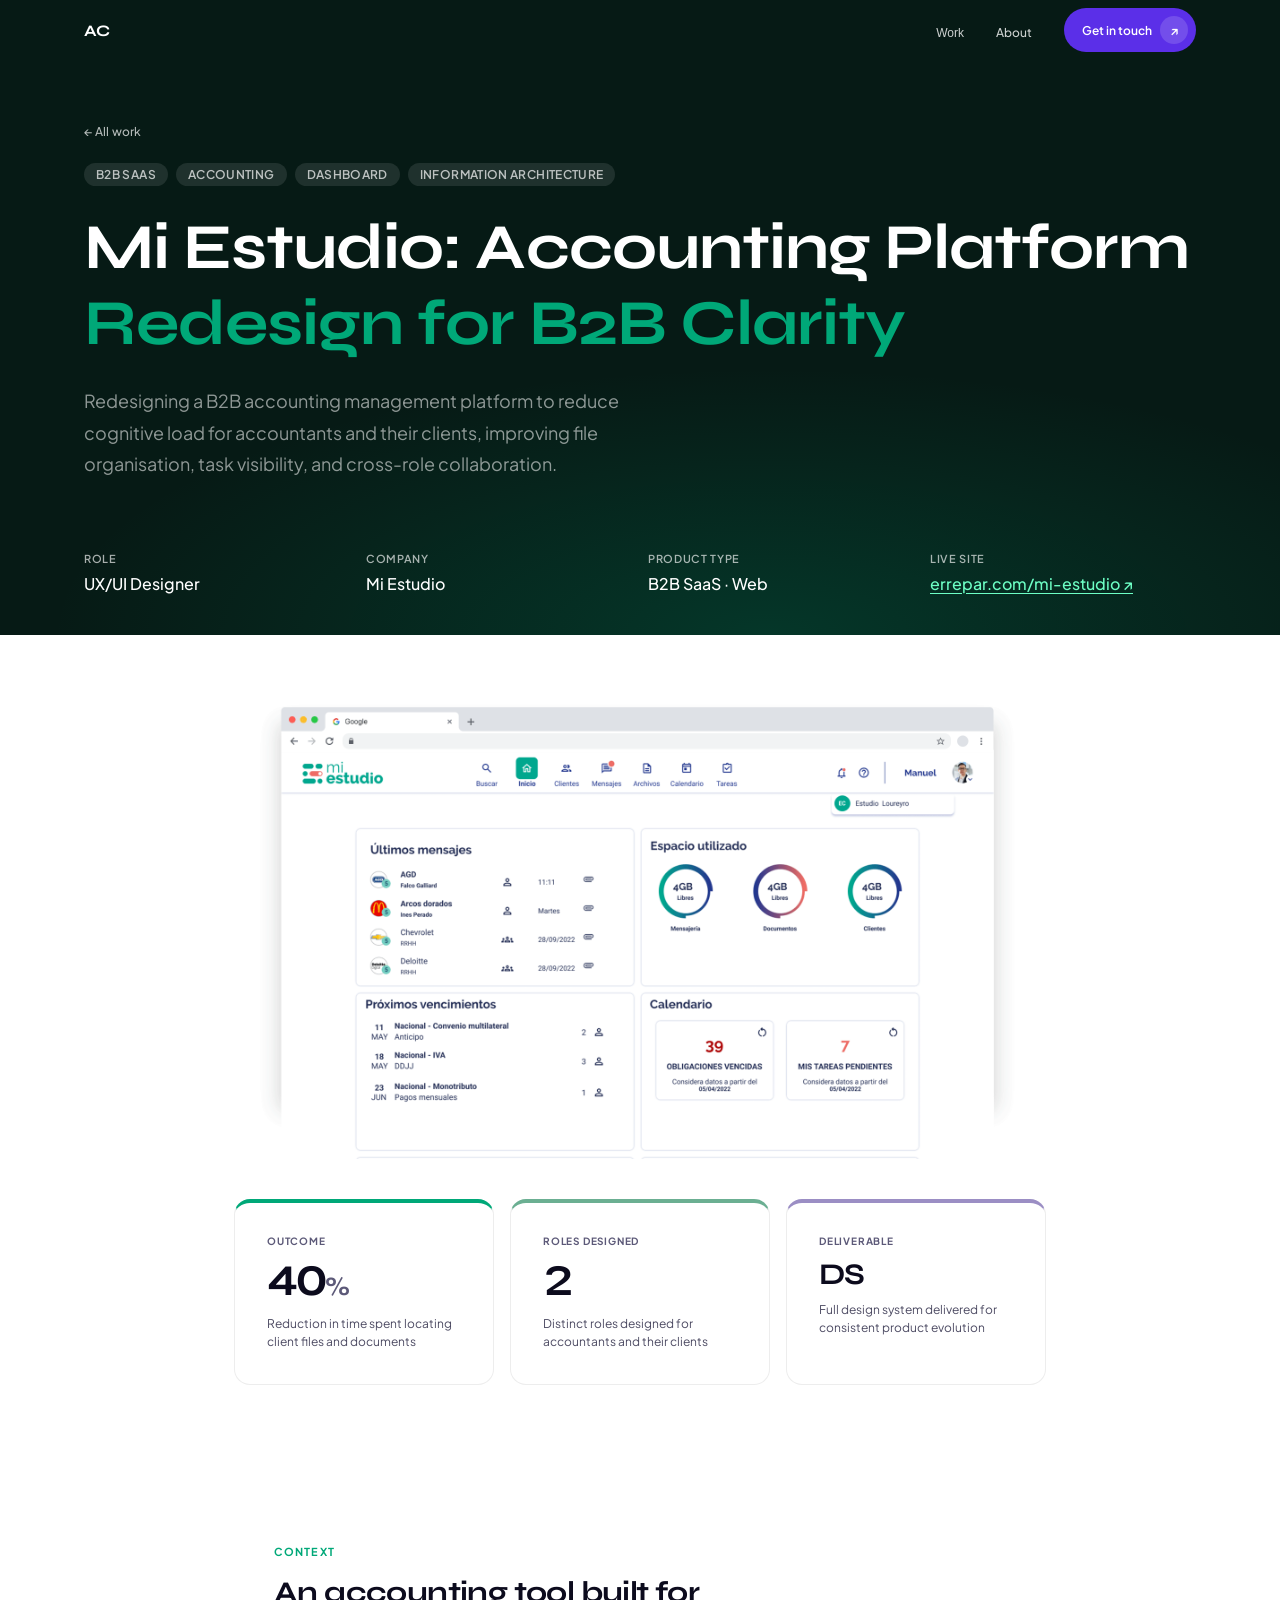
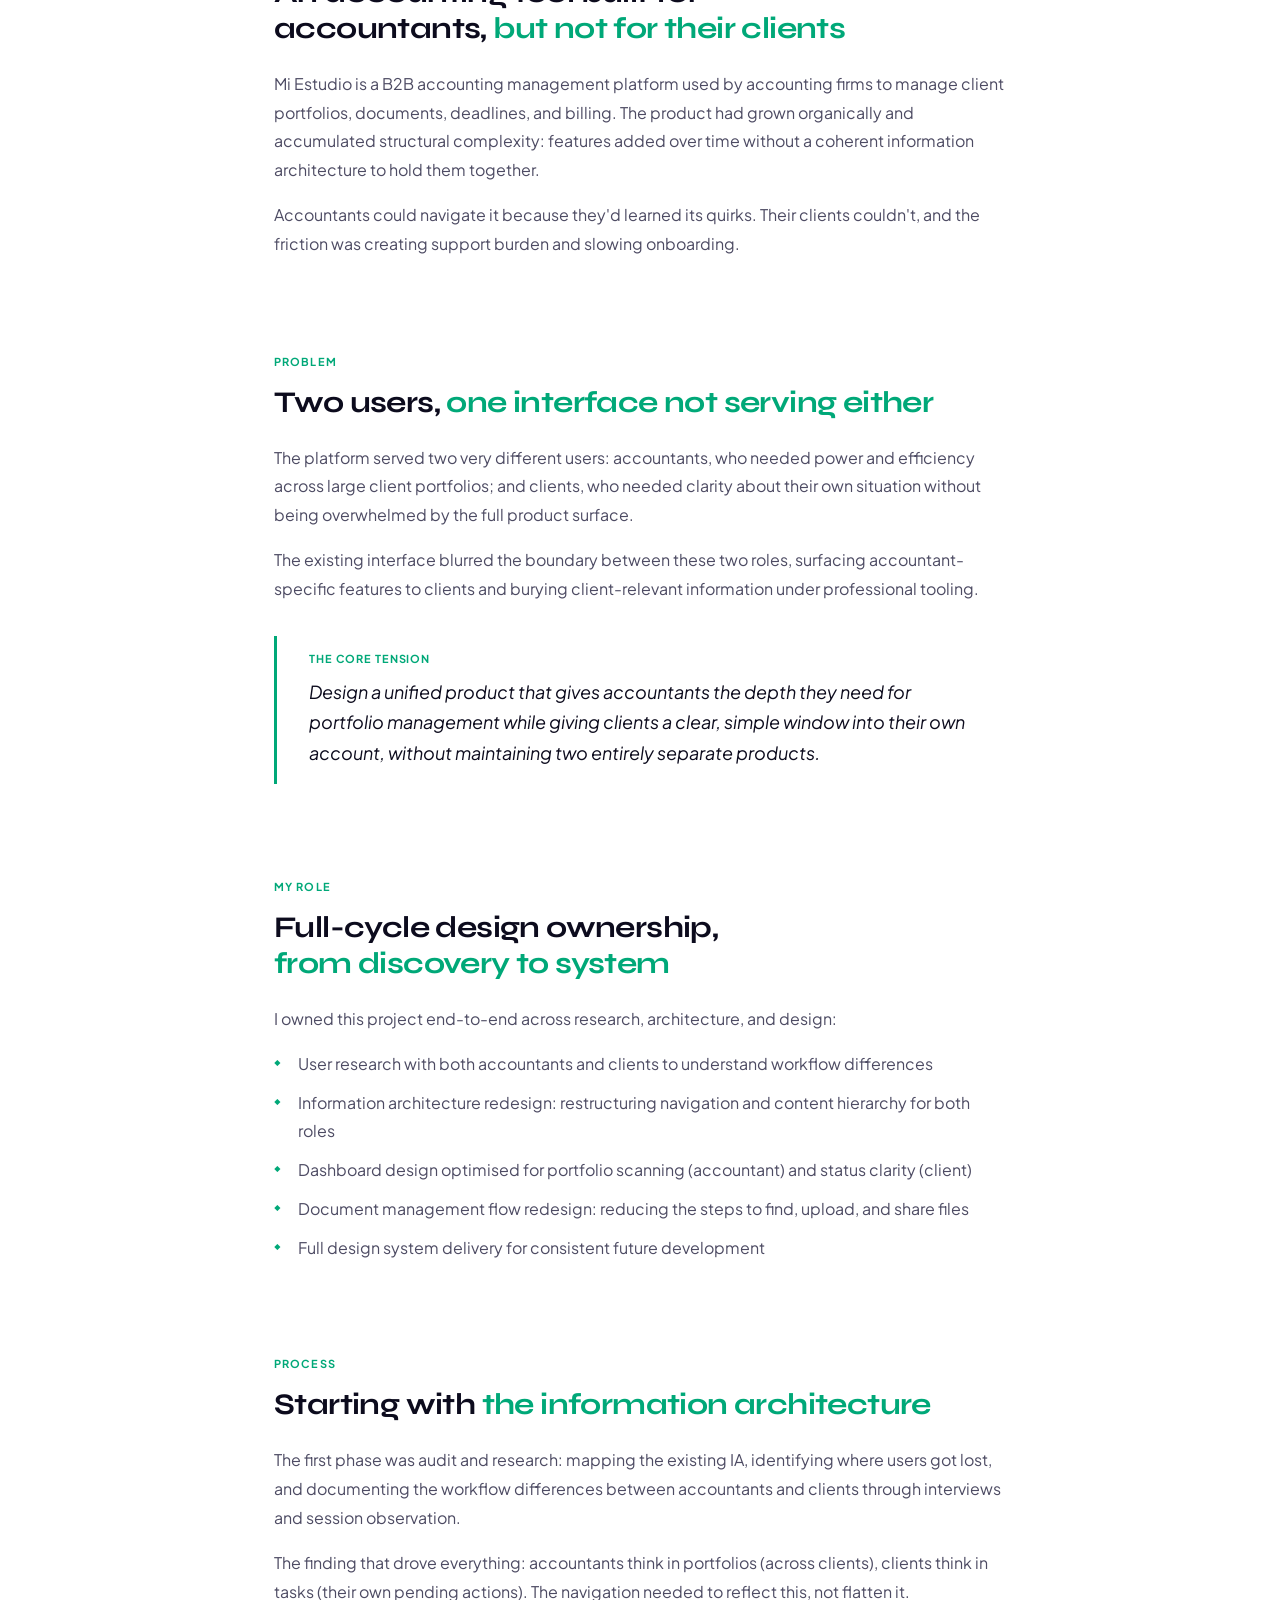
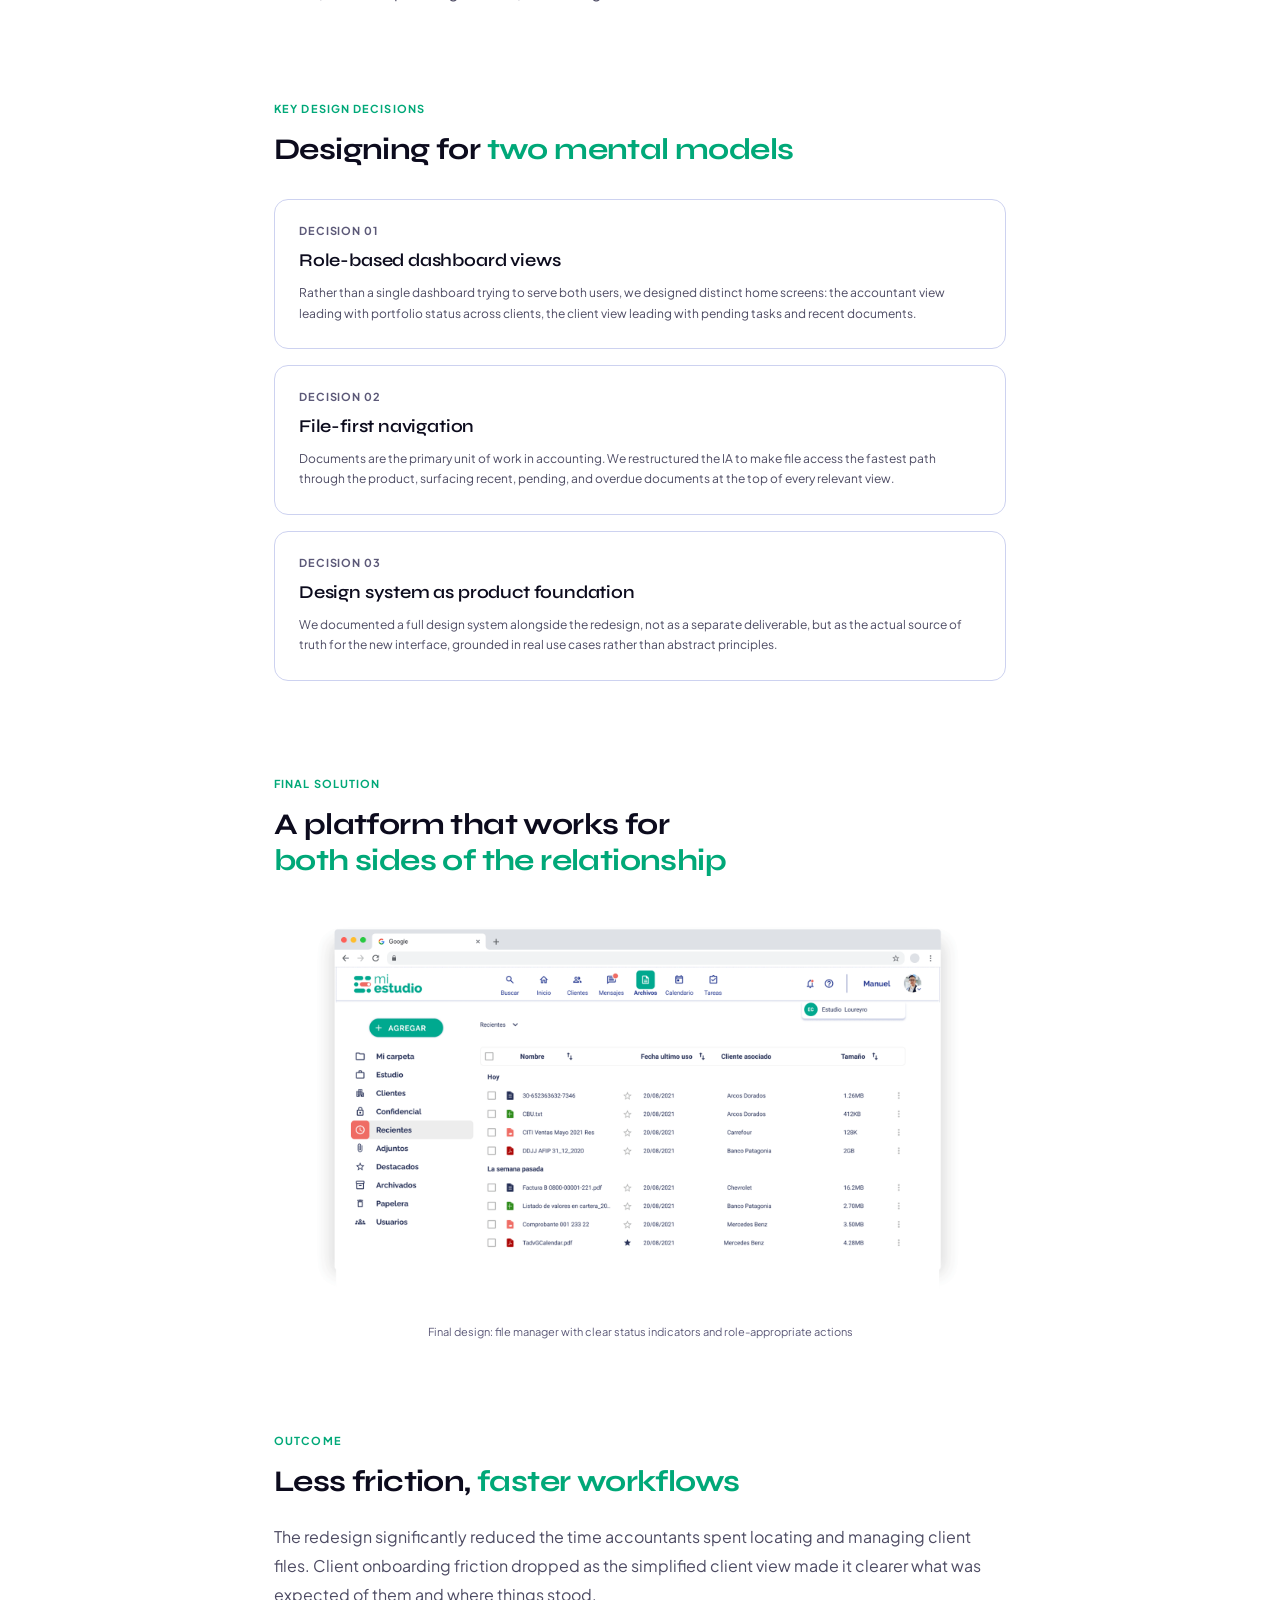
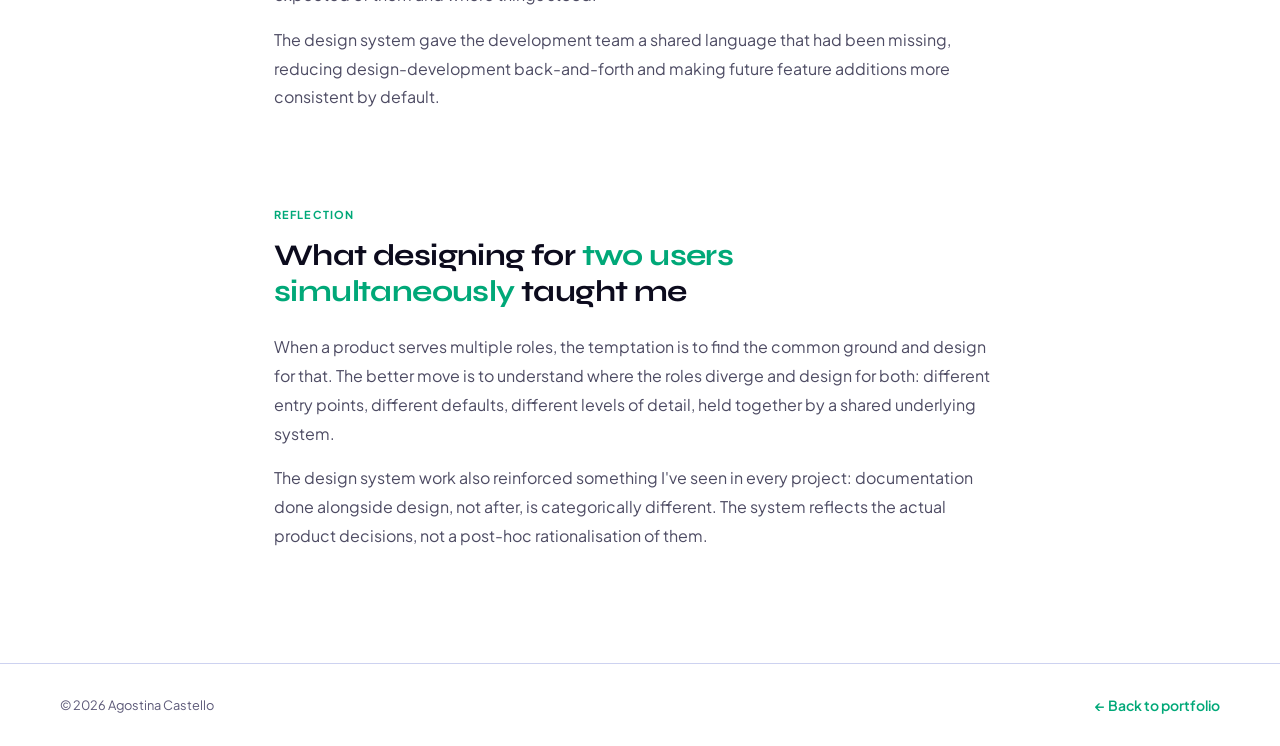
<file: mi-estudio.html>
<!DOCTYPE html>
<html lang="en">
<head>
  <meta charset="UTF-8">
  <meta name="viewport" content="width=device-width, initial-scale=1.0">
  <meta name="description" content="Mi Estudio: B2B Accounting Platform Redesign. Case study by Agostina Castello, Product Designer.">
  <title>Mi Estudio — Agostina Castello</title>
  <link rel="preconnect" href="https://fonts.googleapis.com">
  <link rel="preconnect" href="https://fonts.gstatic.com" crossorigin>
  <link href="https://fonts.googleapis.com/css2?family=Syne:wght@400;500;600;700&family=Plus+Jakarta+Sans:ital,wght@0,300;0,400;0,500;0,600;1,300&display=optional" rel="stylesheet">
  <style>
    :root {
      --bg:#F7F6F3;--periwinkle:#E8EDFF;--periwinkle-mid:#D4DCFF;
      --white:#FFFFFF;--ink:#0C0B1D;--stone:#4D4B63;
      --muted:#5C5978;--border:#CDD2F0;--purple:#5B2FE8;
      --purple-hover:#4520C4;--purple-light:#EDE8FD;
      --me:#00A878;--me-dark:#008A62;--me-light:#E6F7F2;
      --ff-display:'Syne',system-ui,sans-serif;
      --ff-body:'Plus Jakarta Sans',system-ui,sans-serif;
      --t--1:.75rem;--t-0:1rem;--t-1:1.125rem;--t-2:1.375rem;
      --t-3:1.875rem;--t-4:2.75rem;--t-5:4rem;--t-6:5.5rem;
      --s2:.5rem;--s3:.75rem;--s4:1rem;--s5:1.25rem;
      --s6:1.5rem;--s8:2rem;--s10:2.5rem;--s12:3rem;
      --s16:4rem;--s20:5rem;
      --max:1160px;--ease:cubic-bezier(.22,0,.1,1);--dur:160ms;
      background:var(--white);color:var(--ink);
    }
    @media(prefers-color-scheme:dark){
      :root:not([data-theme="light"]){
        --bg:#0D0C14;--periwinkle:#141228;--periwinkle-mid:#1E1B38;
        --white:#0A0915;--ink:#EEECff;--stone:#9B99B8;
        --muted:#9896B0;--border:#2A2748;--purple:#8F6FFF;
        --purple-hover:#A882FF;--purple-light:#1E1850;
        --me:#2DD4BF;--me-dark:#1ABAA6;--me-light:#0A2420;
      }
    }
    *{box-sizing:border-box;margin:0;padding:0}
    body{font-family:var(--ff-body);background:var(--white);color:var(--ink)}
    a{color:inherit;text-decoration:none}
    img{display:block;max-width:100%}

    .nav{position:fixed;top:0;left:0;right:0;z-index:100;background:transparent;transition:background 200ms ease,box-shadow 200ms ease;height:60px}
    .nav.scrolled{background:var(--white);box-shadow:0 1px 0 rgba(12,11,29,0.06)}
    .nav__inner{max-width:var(--max);margin:0 auto;padding:0 var(--s6);height:100%;display:flex;align-items:center;justify-content:space-between}
    .nav__logo{font-family:var(--ff-display);font-weight:700;font-size:var(--t-0);color:var(--white);letter-spacing:-.01em;-webkit-font-smoothing:antialiased;-moz-osx-font-smoothing:grayscale}
    .nav.scrolled .nav__logo{color:var(--purple);-webkit-font-smoothing:auto;-moz-osx-font-smoothing:auto}
    .nav__links{display:flex;align-items:center;gap:var(--s8);list-style:none}
    .nav__link{font-size:var(--t--1);font-weight:500;color:rgba(255,255,255,.8);transition:color var(--dur)}
    .nav.scrolled .nav__link{color:var(--stone)}
    .nav__link:not(.nav__link--cta):hover{color:var(--white)}
    .nav.scrolled .nav__link:not(.nav__link--cta):hover{color:var(--ink)}
    .nav.scrolled .nav__link--cta{color:var(--white)}
    .nav.scrolled .nav__link--cta:hover{color:var(--white)}
    .nav__link--cta{background:var(--purple);color:var(--white);padding:8px 8px 8px 18px;border-radius:100px;font-size:var(--t--1);font-weight:600;display:inline-flex;align-items:center;gap:8px;transition:background 350ms cubic-bezier(.32,.72,0,1),transform 120ms cubic-bezier(.32,.72,0,1)}
    .nav__link--cta:hover{background:var(--purple-hover);transform:translateY(-1px);color:var(--white)}
    .nav__link--cta:active{transform:translateY(0) scale(.98)}
    .nav__link--cta .cta-arrow{width:28px;height:28px;border-radius:50%;background:rgba(255,255,255,.15);display:inline-flex;align-items:center;justify-content:center;font-size:13px;transition:transform 350ms cubic-bezier(.32,.72,0,1)}
    .nav__link--cta:hover .cta-arrow{transform:translate(2px,-2px) scale(1.05)}
    .nav__toggle{display:none;background:none;border:none;cursor:pointer;color:var(--ink);padding:4px}

    .wrap{max-width:var(--max);margin:0 auto;padding:0 var(--s6)}

    .case-hero{background:#061A15;padding-top:calc(60px + var(--s16));padding-bottom:0;position:relative;overflow:hidden}
    .case-hero::after{content:'';position:absolute;inset:0;background:radial-gradient(ellipse 80% 60% at 60% 100%,rgba(0,168,120,.2) 0%,transparent 70%);pointer-events:none}
    .case-hero .wrap{display:flex;flex-direction:column;gap:var(--s6);position:relative;z-index:1}
    .case-hero__back{display:inline-flex;align-items:center;gap:6px;font-size:var(--t--1);font-weight:500;color:rgba(255,255,255,.7);transition:color var(--dur) var(--ease);align-self:flex-start;width:fit-content;letter-spacing:.01em}
    .case-hero__back:hover{color:rgba(255,255,255,.9)}
    .case-hero__tags{display:flex;flex-wrap:wrap;gap:var(--s2)}
    .tag{font-size:.75rem;font-weight:600;background:rgba(255,255,255,.1);color:rgba(255,255,255,.7);padding:.25rem .75rem;border-radius:100px;letter-spacing:.03em;text-transform:uppercase}
    .case-hero__title{font-family:var(--ff-display);font-size:var(--t-5);font-weight:700;line-height:1.18;letter-spacing:-.015em;color:var(--white);text-wrap:balance}
    .case-hero__title em{color:var(--me);font-style:normal}
    .case-hero__desc{font-size:var(--t-1);color:rgba(255,255,255,.55);line-height:1.75;max-width:560px}
    .case-hero__meta{display:grid;grid-template-columns:repeat(4,1fr);gap:var(--s4);padding-top:var(--s8);padding-bottom:var(--s10);margin-top:var(--s4)}
    .meta-label{font-size:11px;font-weight:600;letter-spacing:.06em;text-transform:uppercase;color:rgba(255,255,255,.65);margin-bottom:var(--s2)}
    .meta-value{font-size:var(--t-0);font-weight:500;color:var(--white);line-height:1.4}

    .case-cover{background:var(--white);display:flex;justify-content:center;padding:var(--s10) 0 0;position:relative}
    .case-cover img{max-width:860px;width:92%;height:auto;display:block;border-radius:12px 12px 0 0;position:relative;z-index:1}

    .case-metrics-wrap{background:var(--white);padding:var(--s10) 0 var(--s12)}
    .case-metrics{max-width:860px;margin:0 auto;padding:0 var(--s6);display:grid;grid-template-columns:repeat(3,1fr);gap:var(--s4)}
    .case-metric{background:var(--white);border:1px solid rgba(0,0,0,.07);border-radius:16px;padding:var(--s8);border-top:4px solid transparent;display:flex;flex-direction:column;gap:var(--s3)}
    .case-metric:nth-child(1){border-top-color:var(--me)}
    .case-metric:nth-child(2){border-top-color:#6BAF92}
    .case-metric:nth-child(3){border-top-color:#9B8EC4}
    .case-metric__num{font-family:var(--ff-display);font-size:var(--t-4);font-weight:700;line-height:1;letter-spacing:-.04em;color:var(--ink);font-variant-numeric:lining-nums tabular-nums}
    .case-metric__num em{color:var(--me);font-style:normal}
    .case-metric__label{font-size:var(--t--1);color:var(--stone);line-height:1.55}
    .case-metric__tag{font-size:10px;font-weight:700;letter-spacing:.08em;text-transform:uppercase;color:var(--muted)}

    .case-sections{max-width:780px;margin:0 auto;padding:var(--s16) var(--s6)}
    .case-section{padding:var(--s12) 0}
    .section-label{font-size:11px;font-weight:700;letter-spacing:.1em;text-transform:uppercase;color:var(--me);margin-bottom:var(--s4)}
    .section-heading{font-family:var(--ff-display);font-size:var(--t-3);font-weight:700;line-height:1.2;letter-spacing:-.02em;color:var(--ink);text-wrap:balance;margin-bottom:var(--s6)}
    .section-heading em{color:var(--me);font-style:normal}
    .section-body{color:var(--stone);font-size:var(--t-0);line-height:1.8}
    .section-body p+p{margin-top:var(--s4)}

    .callout{border-left:3px solid var(--me);padding:var(--s4) var(--s8);margin-top:var(--s8)}
    .callout__label{font-size:11px;font-weight:700;letter-spacing:.08em;text-transform:uppercase;color:var(--me);margin-bottom:var(--s3)}
    .callout__text{font-size:var(--t-1);color:var(--ink);line-height:1.7;font-style:italic}

    .decisions{margin-top:var(--s8);display:flex;flex-direction:column;gap:var(--s4)}
    .decision{background:var(--white);border:1px solid var(--border);border-radius:14px;padding:var(--s6);transition:border-color var(--dur),box-shadow var(--dur)}
    .decision:hover{border-color:var(--me);box-shadow:0 4px 20px rgba(0,168,120,.12)}
    .decision__num{font-size:11px;font-weight:700;letter-spacing:.08em;text-transform:uppercase;color:var(--muted);margin-bottom:var(--s3)}
    .decision__q{font-family:var(--ff-display);font-size:var(--t-1);font-weight:600;color:var(--ink);margin-bottom:var(--s3);letter-spacing:-.01em}
    .decision__a{font-size:var(--t--1);color:var(--stone);line-height:1.7}

    .bullets{margin-top:var(--s4);list-style:none;display:flex;flex-direction:column;gap:var(--s3)}
    .bullets li{font-size:var(--t-0);color:var(--stone);line-height:1.7;padding-left:var(--s6);position:relative}
    .bullets li::before{content:"◆";position:absolute;left:0;color:var(--me);font-size:8px;top:7px}

    .img-full{border-radius:12px;overflow:hidden;margin-top:var(--s6)}
    .img-full img{width:100%;display:block}
    .img-caption{font-size:11px;color:var(--muted);margin-top:var(--s3)}

    .live-cta{display:inline-flex;align-items:center;gap:.5rem;background:var(--purple);color:#fff;font-weight:600;font-size:var(--t-0);padding:.75rem 1.5rem;border-radius:100px;text-decoration:none;transition:background 200ms,transform 120ms}
    .live-cta:hover{background:var(--purple-hover);transform:translateY(-1px)}

    .footer{border-top:1px solid var(--border);padding:var(--s8) var(--s6)}
    .footer__inner{max-width:var(--max);margin:0 auto;display:flex;align-items:center;justify-content:space-between;font-size:.8rem;color:var(--muted)}
    .footer__back{font-size:.875rem;font-weight:600;color:var(--me);text-decoration:none;transition:color var(--dur)}
    .footer__back:hover{color:var(--stone)}

    @media(max-width:768px){
      .case-hero__title{font-size:var(--t-4)}
      .case-hero__meta{grid-template-columns:repeat(2,1fr)}
      .case-metrics{grid-template-columns:1fr}
    }
    @media(max-width:640px){
      .nav__links{display:none}
      .nav__links.open{display:flex;flex-direction:column;position:absolute;top:60px;left:0;right:0;background:var(--periwinkle);border-bottom:1px solid var(--border);padding:var(--s6);gap:var(--s5)}
      .nav__toggle{display:block}
    }
    .back-top{position:fixed;bottom:2rem;right:2rem;z-index:300;width:44px;height:44px;border-radius:50%;background:var(--me);color:#fff;border:none;cursor:pointer;font-size:1.1rem;font-weight:600;display:flex;align-items:center;justify-content:center;box-shadow:0 4px 20px rgba(0,168,120,0.35);opacity:0;transform:translateY(12px) scale(0.85);transition:opacity 300ms,transform 300ms,background 150ms;pointer-events:none}
    .back-top--visible{opacity:1;transform:translateY(0) scale(1);pointer-events:all}
    .back-top:hover{background:var(--me-dark);transform:translateY(-2px) scale(1)}
    .nav__item{position:relative}
    .nav__item.open .nav__dropdown{opacity:1;pointer-events:auto;transform:translateX(-50%) translateY(0)}
    .nav__dropdown{position:absolute;top:100%;left:50%;transform:translateX(-50%) translateY(-4px);background:#fff;border:1px solid var(--border);border-radius:12px;box-shadow:0 8px 24px rgba(12,11,29,0.08),0 2px 6px rgba(12,11,29,0.04);padding:var(--s2);min-width:200px;opacity:0;pointer-events:none;transition:opacity 160ms ease,transform 160ms ease}
    .nav__dropdown::before{content:'';position:absolute;top:-12px;left:0;right:0;height:12px}
    .nav__dropdown-item{display:block;padding:.5rem .75rem;border-radius:8px;font-size:.75rem;font-weight:500;color:var(--stone);text-decoration:none;white-space:nowrap;transition:background 120ms ease,color 120ms ease}
    .nav__dropdown-item:hover{background:var(--periwinkle);color:var(--ink)}
    .nav__work-btn{background:none;border:none;cursor:pointer;padding:0}
    @media(max-width:640px){.nav__dropdown{position:static;opacity:1;pointer-events:auto;transform:none;box-shadow:none;border:none;border-radius:0;padding:var(--s2) 0 0 var(--s4);min-width:unset;display:flex;flex-direction:column}}
  </style>
</head>
<body>

  <nav class="nav" id="nav" role="navigation" aria-label="Main navigation">
    <div class="nav__inner">
      <a href="index.html" class="nav__logo">AC</a>
      <button class="nav__toggle" id="navToggle" aria-expanded="false" aria-controls="navLinks" aria-label="Toggle menu">
        <svg width="18" height="18" viewBox="0 0 18 18" fill="none" aria-hidden="true">
          <rect y="3" width="18" height="1.5" fill="currentColor"/>
          <rect y="8.25" width="18" height="1.5" fill="currentColor"/>
          <rect y="13.5" width="18" height="1.5" fill="currentColor"/>
        </svg>
      </button>
      <ul class="nav__links" id="navLinks" role="list">
        <li class="nav__item">
          <button class="nav__link nav__work-btn" id="workBtn" aria-haspopup="true" aria-expanded="false" aria-controls="workDropdown">Work</button>
          <div class="nav__dropdown" id="workDropdown" role="menu" aria-label="Projects">
            <a href="cannect.html" class="nav__dropdown-item" role="menuitem">Cannect</a>
            <a href="web-institucional.html" class="nav__dropdown-item" role="menuitem">IT Patagonia</a>
            <a href="mi-estudio.html" class="nav__dropdown-item" role="menuitem">Mi Estudio</a>
            <a href="alpha.html" class="nav__dropdown-item" role="menuitem">Alpha</a>
            <a href="hauston.html" class="nav__dropdown-item" role="menuitem">Hauston</a>
            <a href="marcelle.html" class="nav__dropdown-item" role="menuitem">Marcelle Kaswalder</a>
            <a href="app-relajante.html" class="nav__dropdown-item" role="menuitem">App Relajante</a>
          </div>
        </li>
        <li><a href="index.html#about" class="nav__link">About</a></li>
        <li><a href="index.html#contact" class="nav__link nav__link--cta">Get in touch<span class="cta-arrow" aria-hidden="true">&#8599;</span></a></li>
      </ul>
    </div>
  </nav>

  <main>
    <section class="case-hero" aria-label="Project overview">
      <div class="wrap">
        <a href="index.html#work" class="case-hero__back">&#8592; All work</a>
        <div class="case-hero__tags">
          <span class="tag">B2B SaaS</span>
          <span class="tag">Accounting</span>
          <span class="tag">Dashboard</span>
          <span class="tag">Information Architecture</span>
        </div>
        <h1 class="case-hero__title">Mi Estudio: Accounting Platform<br><em>Redesign for B2B Clarity</em></h1>
        <p class="case-hero__desc">Redesigning a B2B accounting management platform to reduce cognitive load for accountants and their clients, improving file organisation, task visibility, and cross-role collaboration.</p>
        <div class="case-hero__meta">
          <div><p class="meta-label">Role</p><p class="meta-value">UX/UI Designer</p></div>
          <div><p class="meta-label">Company</p><p class="meta-value">Mi Estudio</p></div>
          <div><p class="meta-label">Product type</p><p class="meta-value">B2B SaaS · Web</p></div>
          <div><p class="meta-label">Live site</p><p class="meta-value"><a href="https://www.errepar.com/mi-estudio" target="_blank" rel="noopener" style="color:#6DFFC5;text-decoration:underline;text-underline-offset:3px">errepar.com/mi-estudio ↗</a></p></div>
        </div>
      </div>
    </section>

    <div class="case-cover">
      <img src="[data-uri]" alt="Mi Estudio platform — web and mobile dashboard" loading="lazy" decoding="async">
    </div>

    <div class="case-metrics-wrap">
      <div class="case-metrics" role="list">
        <div class="case-metric" role="listitem">
          <span class="case-metric__tag">Outcome</span>
          <p class="case-metric__num">40<span style="font-size:60%;color:var(--muted)">%</span></p>
          <p class="case-metric__label">Reduction in time spent locating client files and documents</p>
        </div>
        <div class="case-metric" role="listitem">
          <span class="case-metric__tag">Roles designed</span>
          <p class="case-metric__num">2</p>
          <p class="case-metric__label">Distinct roles designed for accountants and their clients</p>
        </div>
        <div class="case-metric" role="listitem">
          <span class="case-metric__tag">Deliverable</span>
          <p class="case-metric__num" style="font-size:var(--t-3)">DS</p>
          <p class="case-metric__label">Full design system delivered for consistent product evolution</p>
        </div>
      </div>
    </div>

    <div class="case-sections">
      <section class="case-section" aria-labelledby="s-context">
        <p class="section-label">Context</p>
        <h2 class="section-heading" id="s-context">An accounting tool built for accountants, <em>but not for their clients</em></h2>
        <div class="section-body">
          <p>Mi Estudio is a B2B accounting management platform used by accounting firms to manage client portfolios, documents, deadlines, and billing. The product had grown organically and accumulated structural complexity: features added over time without a coherent information architecture to hold them together.</p>
          <p>Accountants could navigate it because they'd learned its quirks. Their clients couldn't, and the friction was creating support burden and slowing onboarding.</p>
        </div>
      </section>

      <section class="case-section" aria-labelledby="s-problem">
        <p class="section-label">Problem</p>
        <h2 class="section-heading" id="s-problem">Two users, <em>one interface not serving either</em></h2>
        <div class="section-body">
          <p>The platform served two very different users: accountants, who needed power and efficiency across large client portfolios; and clients, who needed clarity about their own situation without being overwhelmed by the full product surface.</p>
          <p>The existing interface blurred the boundary between these two roles, surfacing accountant-specific features to clients and burying client-relevant information under professional tooling.</p>
        </div>
        <div class="callout">
          <p class="callout__label">The core tension</p>
          <p class="callout__text">Design a unified product that gives accountants the depth they need for portfolio management while giving clients a clear, simple window into their own account, without maintaining two entirely separate products.</p>
        </div>
      </section>

      <section class="case-section" aria-labelledby="s-role">
        <p class="section-label">My role</p>
        <h2 class="section-heading" id="s-role">Full-cycle design ownership, <em>from discovery to system</em></h2>
        <div class="section-body"><p>I owned this project end-to-end across research, architecture, and design:</p></div>
        <ul class="bullets">
          <li>User research with both accountants and clients to understand workflow differences</li>
          <li>Information architecture redesign: restructuring navigation and content hierarchy for both roles</li>
          <li>Dashboard design optimised for portfolio scanning (accountant) and status clarity (client)</li>
          <li>Document management flow redesign: reducing the steps to find, upload, and share files</li>
          <li>Full design system delivery for consistent future development</li>
        </ul>
      </section>

      <section class="case-section" aria-labelledby="s-process">
        <p class="section-label">Process</p>
        <h2 class="section-heading" id="s-process">Starting with <em>the information architecture</em></h2>
        <div class="section-body">
          <p>The first phase was audit and research: mapping the existing IA, identifying where users got lost, and documenting the workflow differences between accountants and clients through interviews and session observation.</p>
          <p>The finding that drove everything: accountants think in portfolios (across clients), clients think in tasks (their own pending actions). The navigation needed to reflect this, not flatten it.</p>
        </div>
      </section>

      <section class="case-section" aria-labelledby="s-decisions">
        <p class="section-label">Key design decisions</p>
        <h2 class="section-heading" id="s-decisions">Designing for <em>two mental models</em></h2>
        <div class="decisions">
          <div class="decision">
            <p class="decision__num">Decision 01</p>
            <p class="decision__q">Role-based dashboard views</p>
            <p class="decision__a">Rather than a single dashboard trying to serve both users, we designed distinct home screens: the accountant view leading with portfolio status across clients, the client view leading with pending tasks and recent documents.</p>
          </div>
          <div class="decision">
            <p class="decision__num">Decision 02</p>
            <p class="decision__q">File-first navigation</p>
            <p class="decision__a">Documents are the primary unit of work in accounting. We restructured the IA to make file access the fastest path through the product, surfacing recent, pending, and overdue documents at the top of every relevant view.</p>
          </div>
          <div class="decision">
            <p class="decision__num">Decision 03</p>
            <p class="decision__q">Design system as product foundation</p>
            <p class="decision__a">We documented a full design system alongside the redesign, not as a separate deliverable, but as the actual source of truth for the new interface, grounded in real use cases rather than abstract principles.</p>
          </div>
        </div>
      </section>

      <section class="case-section" aria-labelledby="s-solution">
        <p class="section-label">Final solution</p>
        <h2 class="section-heading" id="s-solution">A platform that works for <em>both sides of the relationship</em></h2>
        <div class="img-full">
          <img src="[data-uri]" alt="Mi Estudio — file manager final design" loading="lazy" decoding="async">
        </div>
        <p class="img-caption" style="text-align:center">Final design: file manager with clear status indicators and role-appropriate actions</p>
      </section>

      <section class="case-section" aria-labelledby="s-outcome">
        <p class="section-label">Outcome</p>
        <h2 class="section-heading" id="s-outcome">Less friction, <em>faster workflows</em></h2>
        <div class="section-body">
          <p>The redesign significantly reduced the time accountants spent locating and managing client files. Client onboarding friction dropped as the simplified client view made it clearer what was expected of them and where things stood.</p>
          <p>The design system gave the development team a shared language that had been missing, reducing design-development back-and-forth and making future feature additions more consistent by default.</p>
        </div>
      </section>

      <section class="case-section" aria-labelledby="s-reflection">
        <p class="section-label">Reflection</p>
        <h2 class="section-heading" id="s-reflection">What designing for <em>two users simultaneously</em> taught me</h2>
        <div class="section-body">
          <p>When a product serves multiple roles, the temptation is to find the common ground and design for that. The better move is to understand where the roles diverge and design for both: different entry points, different defaults, different levels of detail, held together by a shared underlying system.</p>
          <p>The design system work also reinforced something I've seen in every project: documentation done alongside design, not after, is categorically different. The system reflects the actual product decisions, not a post-hoc rationalisation of them.</p>
        </div>
      </section>
    </div>


  </main>

  <footer class="footer" role="contentinfo">
    <div class="footer__inner">
      <span>&#169; 2026 Agostina Castello</span>
      <a href="index.html" class="footer__back">&#8592; Back to portfolio</a>
    </div>
  </footer>

  <button id="back-top" aria-label="Scroll to top" class="back-top">&#8593;</button>

  <script>
    const nav = document.getElementById('nav');
    window.addEventListener('scroll', () => {
      nav.classList.toggle('scrolled', window.scrollY > 20);
    }, { passive: true });
    const toggle = document.getElementById('navToggle');
    const links = document.getElementById('navLinks');
    toggle.addEventListener('click', () => {
      const open = links.classList.toggle('open');
      toggle.setAttribute('aria-expanded', open);
    });
    const workBtn = document.getElementById('workBtn');
    const workDropdown = document.getElementById('workDropdown');
    const workItem = workBtn.closest('.nav__item');
    workBtn.addEventListener('click', (e) => { e.stopPropagation(); const open = workItem.classList.toggle('open'); workBtn.setAttribute('aria-expanded', open); });
    document.addEventListener('click', () => { workItem.classList.remove('open'); workBtn.setAttribute('aria-expanded', 'false'); });
    workDropdown.addEventListener('click', (e) => e.stopPropagation());
    const _backBtn = document.getElementById('back-top');
    if (_backBtn) {
      const _chk = () => { _backBtn.classList.toggle('back-top--visible', (window.scrollY || document.documentElement.scrollTop) > 400); };
      window.addEventListener('scroll', _chk, { passive: true });
      _backBtn.addEventListener('click', () => window.scrollTo({ top: 0, behavior: 'smooth' }));
    }
  </script>
</body>
</html>
</file>
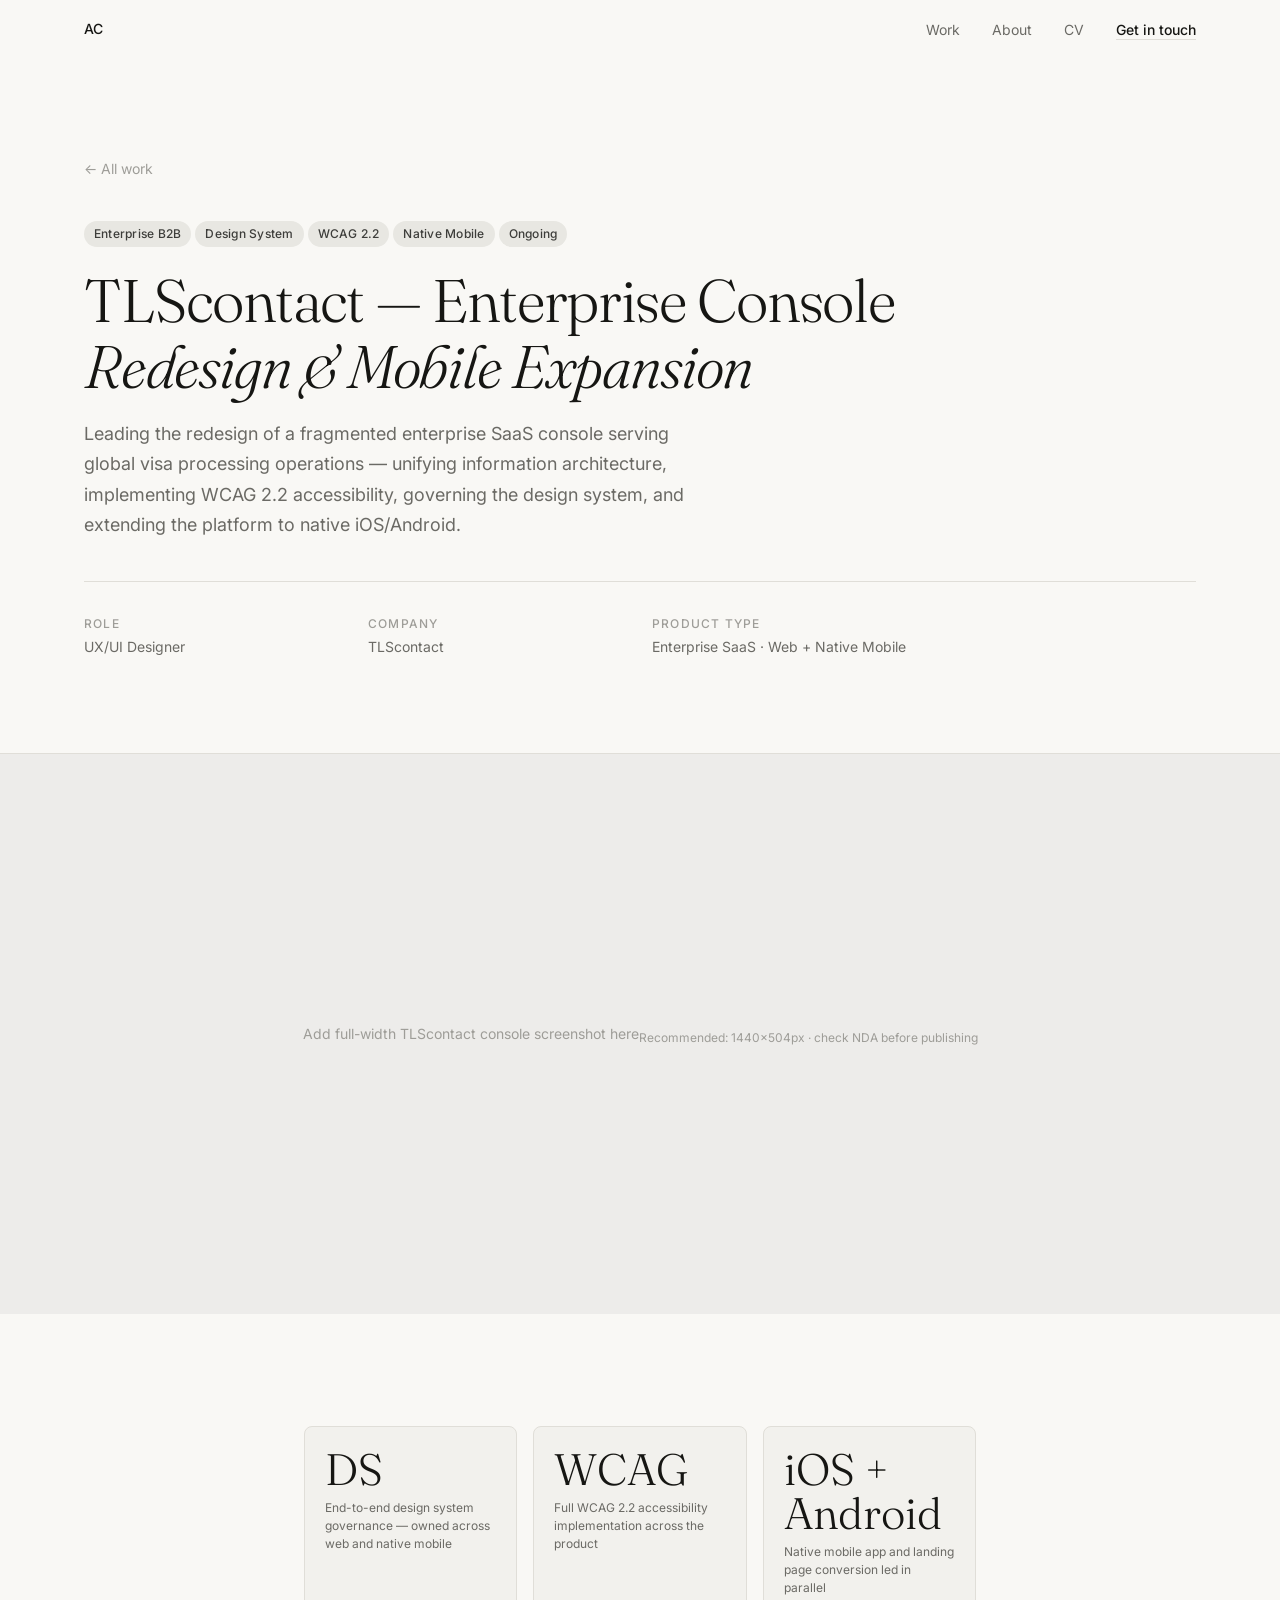
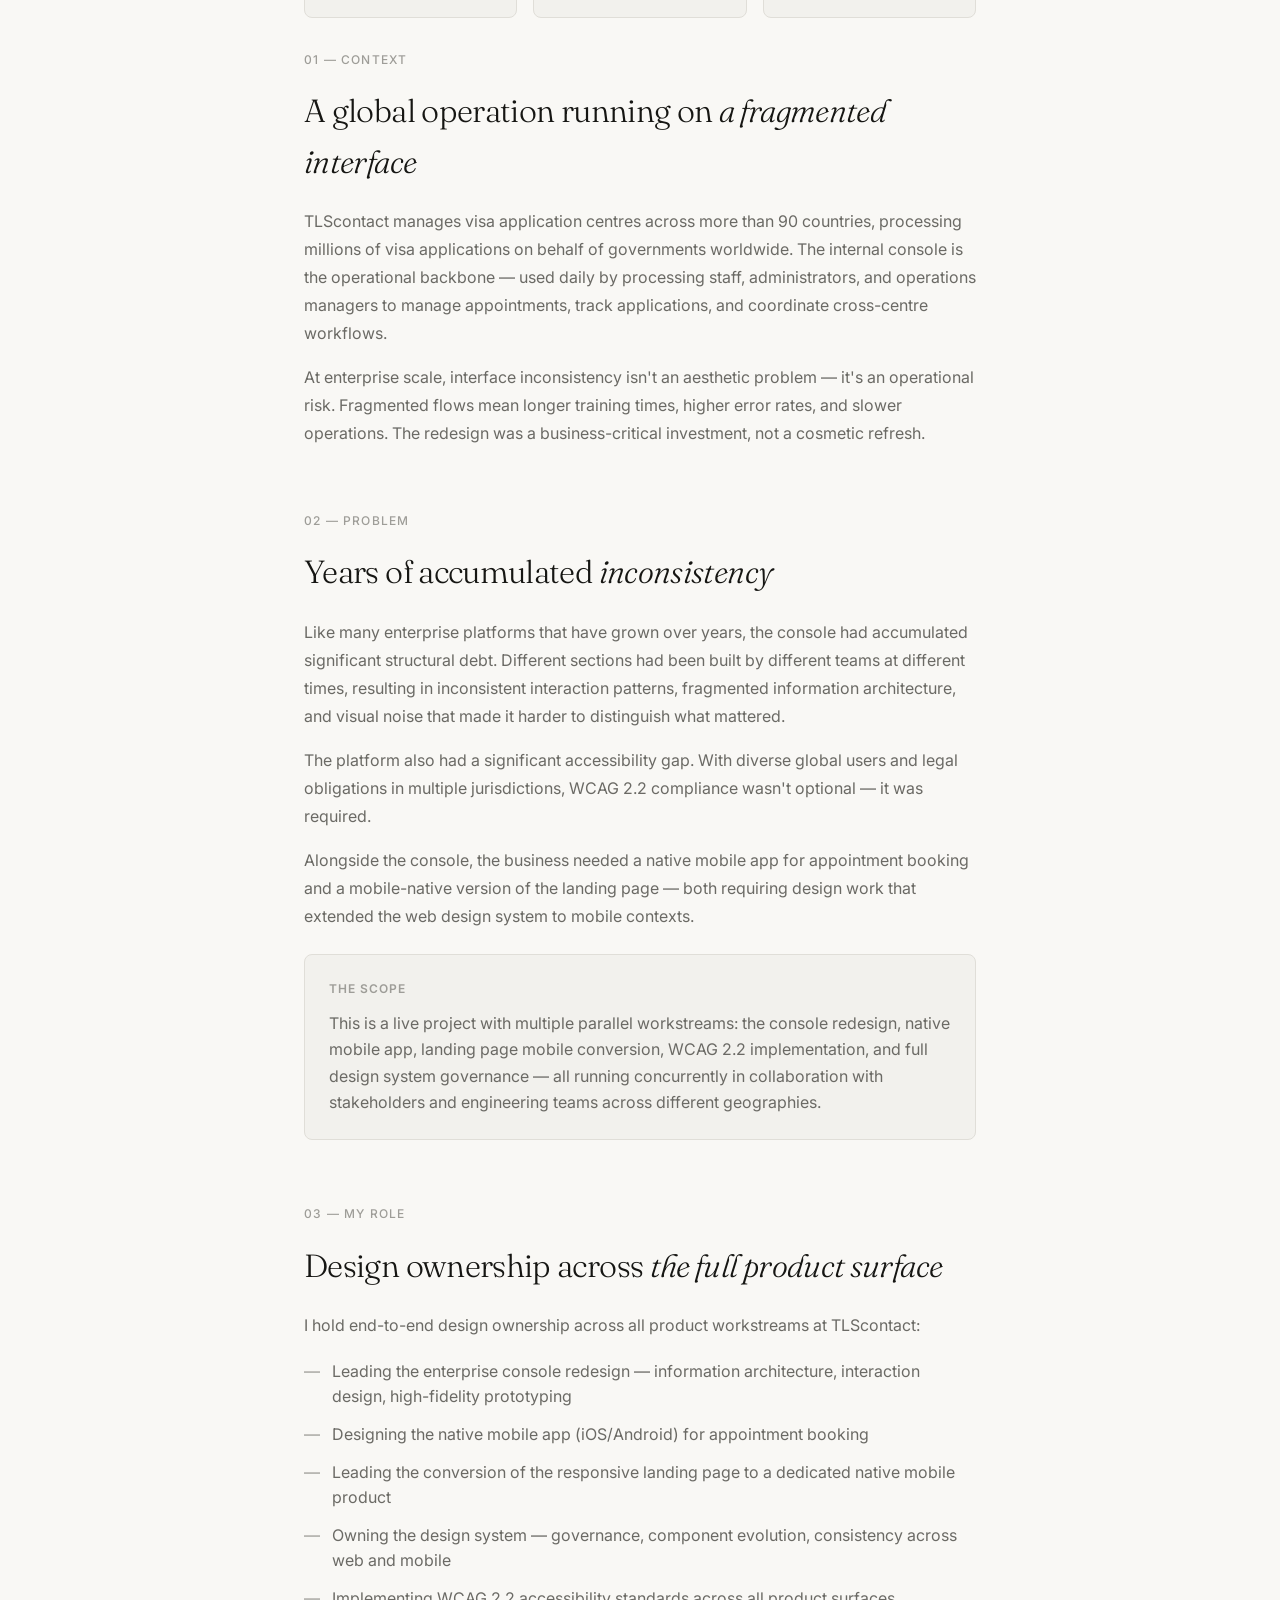
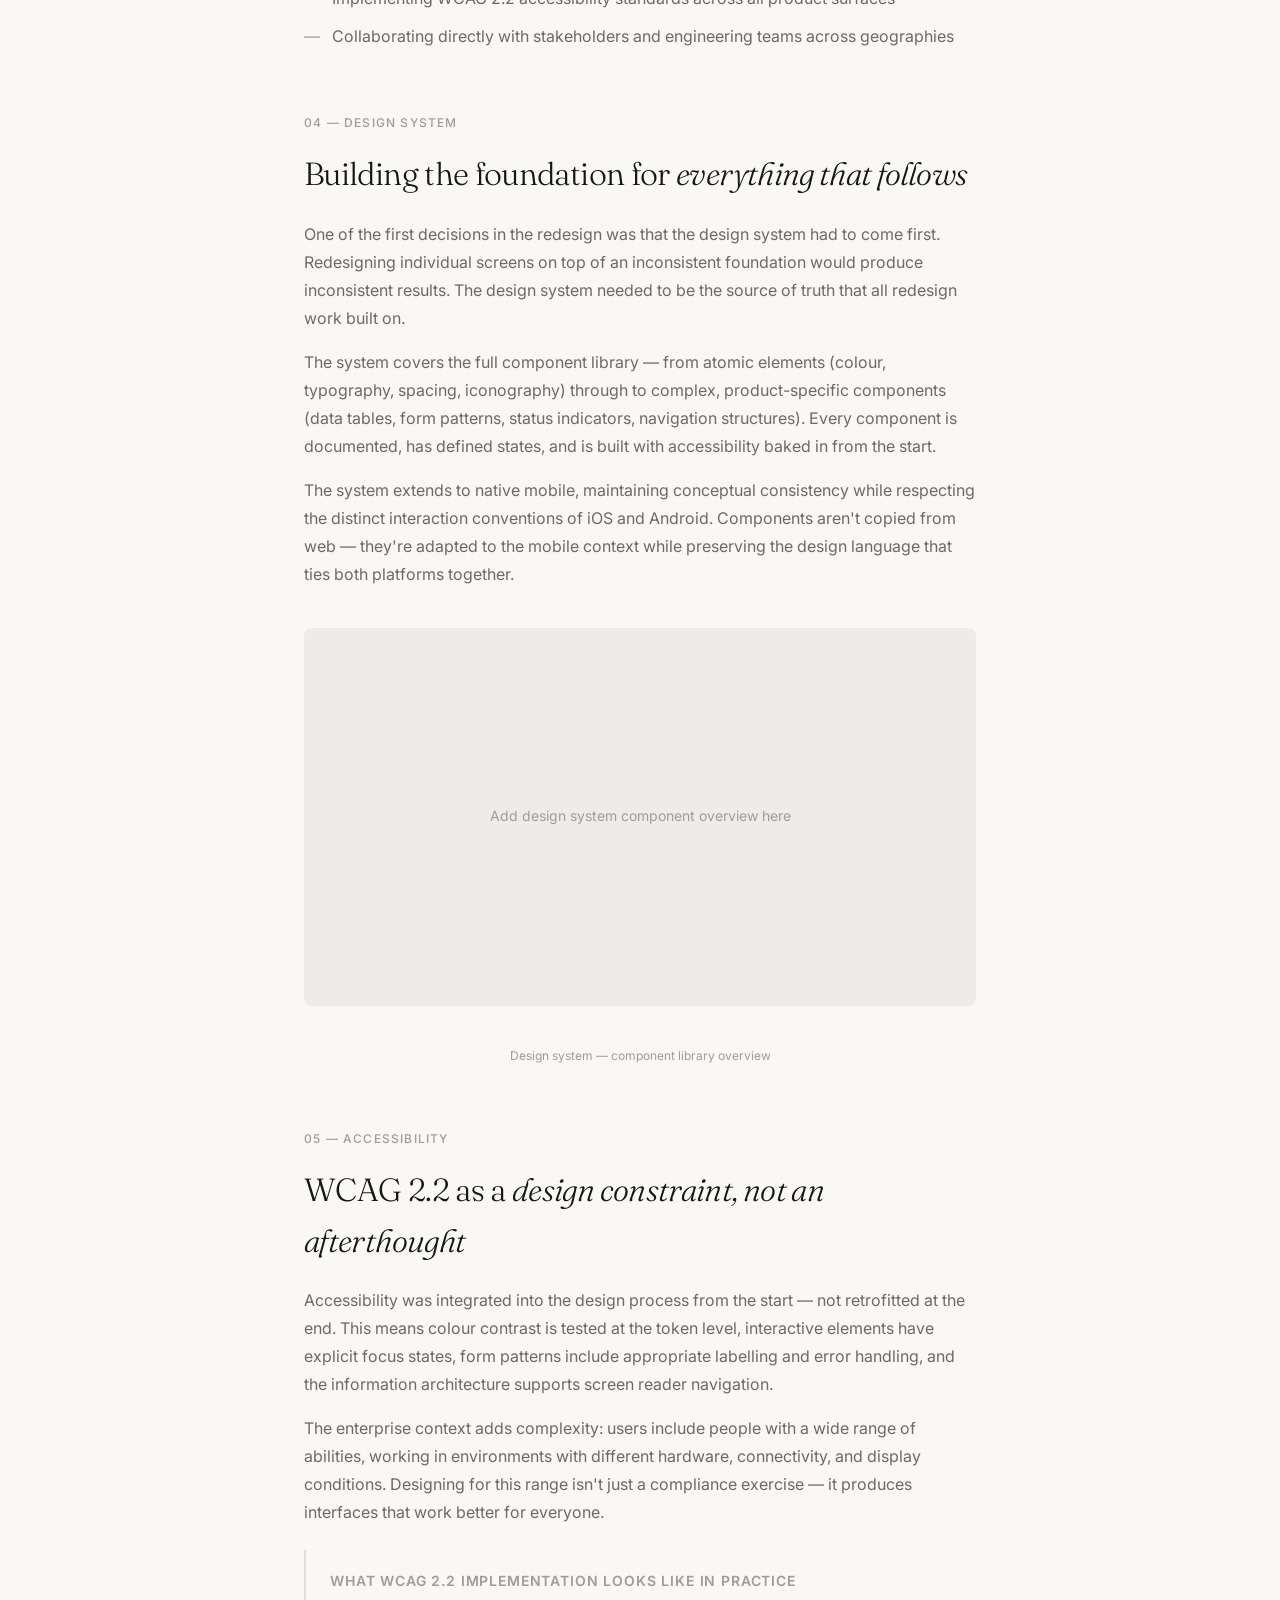
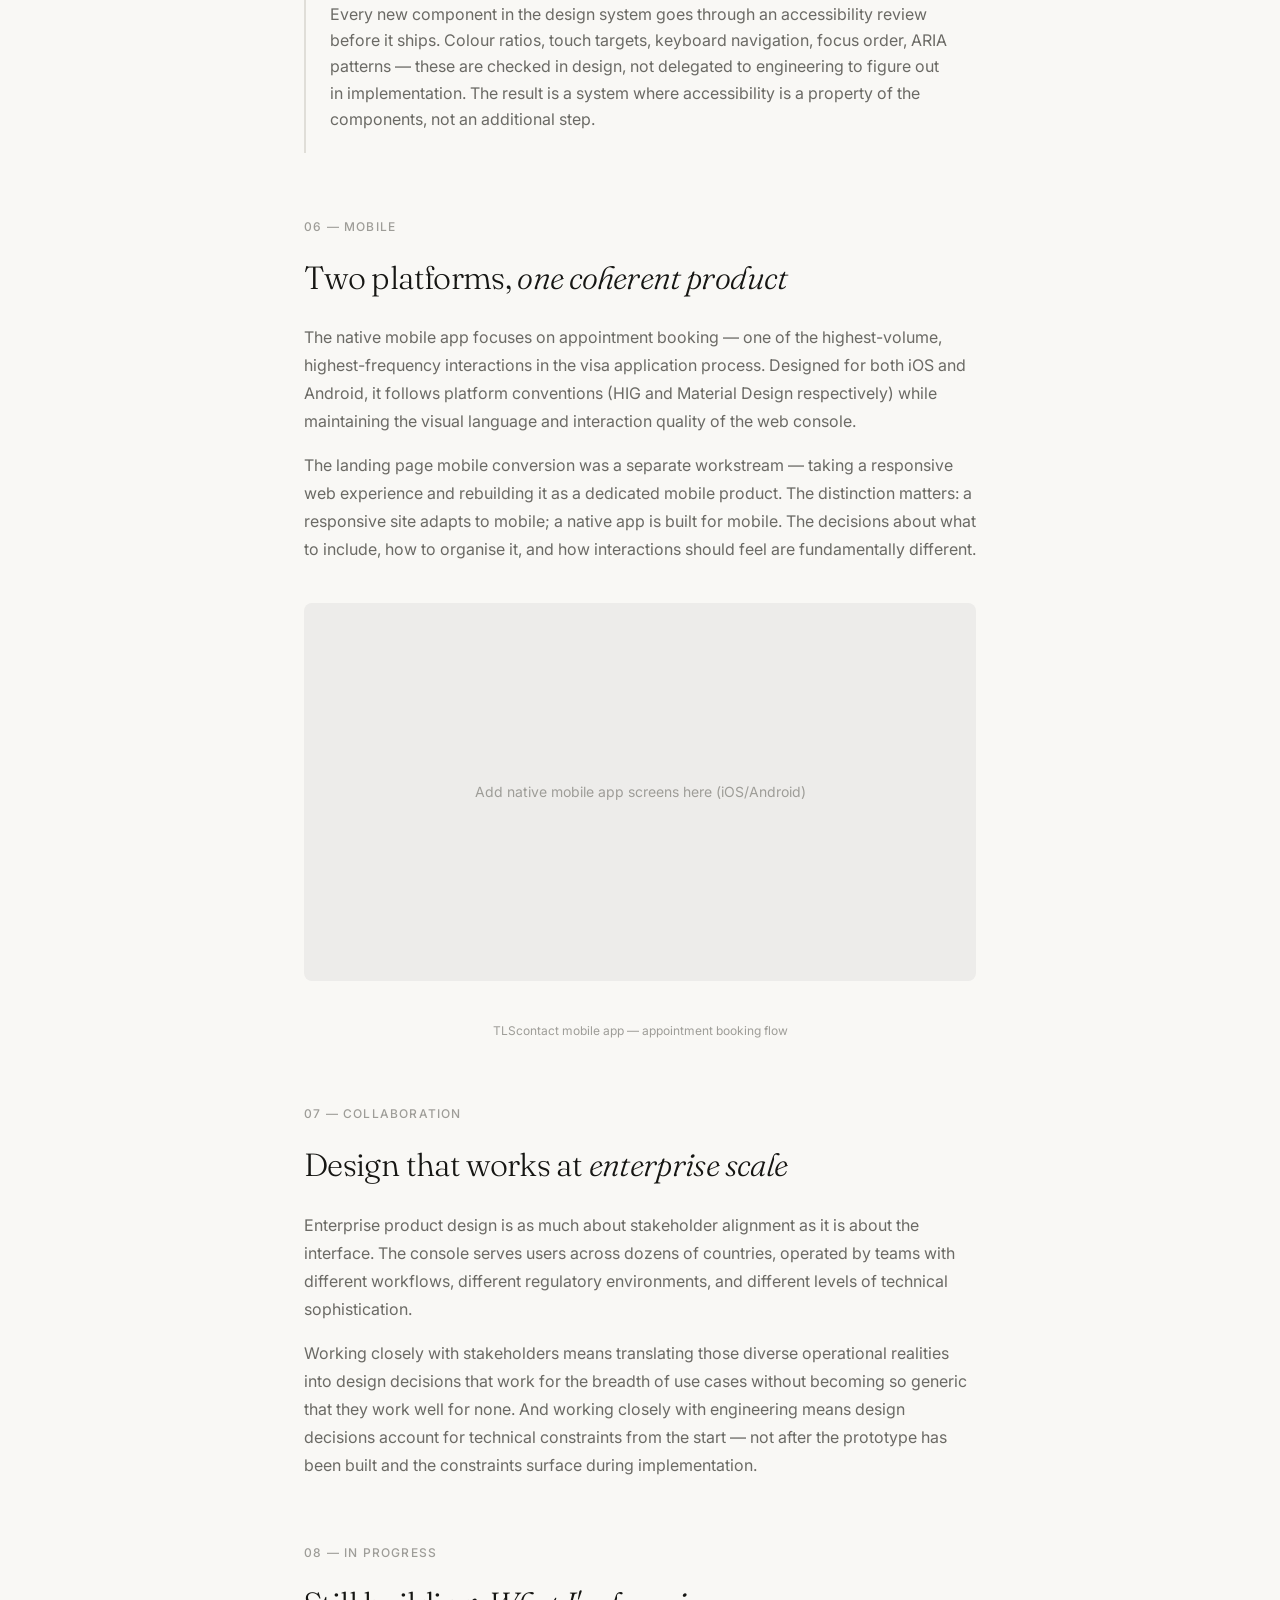
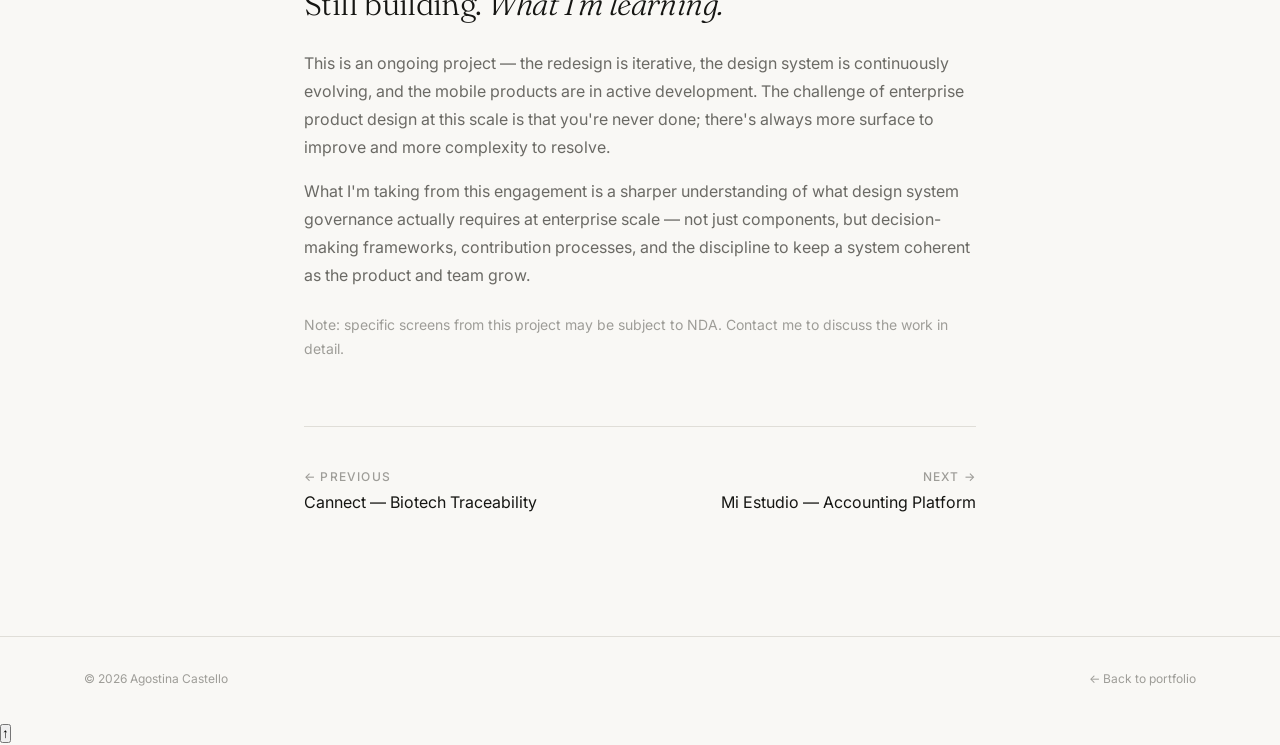
<file: tlscontact.html>
<!DOCTYPE html>
<html lang="en">
<head>
  <meta charset="UTF-8">
  <meta name="viewport" content="width=device-width, initial-scale=1.0">
  <meta name="description" content="TLScontact — Enterprise Console Redesign. Case study by Agostina Castello, Product Designer.">
  <title>TLScontact — Agostina Castello</title>
  <link rel="stylesheet" href="styles.css">
</head>
<body>

  <nav class="nav" id="nav" role="navigation" aria-label="Main navigation">
    <div class="nav__inner">
      <a href="index.html" class="nav__logo">AC</a>
      <button class="nav__toggle" id="navToggle" aria-expanded="false" aria-controls="navLinks" aria-label="Toggle menu">
        <svg width="18" height="18" viewBox="0 0 18 18" fill="none" aria-hidden="true">
          <rect y="3" width="18" height="1.5" fill="currentColor"/>
          <rect y="8.25" width="18" height="1.5" fill="currentColor"/>
          <rect y="13.5" width="18" height="1.5" fill="currentColor"/>
        </svg>
      </button>
      <ul class="nav__links" id="navLinks" role="list">
        <li><a href="index.html#work" class="nav__link">Work</a></li>
        <li><a href="index.html#about" class="nav__link">About</a></li>
        <li><a href="cv.html" class="nav__link">CV</a></li>
        <li><a href="index.html#contact" class="nav__link nav__link--cta">Get in touch</a></li>
      </ul>
    </div>
  </nav>

  <main class="case-study-page">

    <section class="case-hero" aria-label="Project overview">
      <div class="container">
        <a href="index.html#work" class="case-hero__back">← All work</a>

        <div class="case-hero__tags">
          <span class="tag">Enterprise B2B</span>
          <span class="tag">Design System</span>
          <span class="tag">WCAG 2.2</span>
          <span class="tag">Native Mobile</span>
          <span class="tag">Ongoing</span>
        </div>

        <h1 class="case-hero__title">
          TLScontact — Enterprise Console<br>
          <em>Redesign &amp; Mobile Expansion</em>
        </h1>

        <p class="case-hero__description">
          Leading the redesign of a fragmented enterprise SaaS console serving global visa processing operations — unifying information architecture, implementing WCAG 2.2 accessibility, governing the design system, and extending the platform to native iOS/Android.
        </p>

        <div class="case-hero__meta">
          <div>
            <p class="case-meta__label">Role</p>
            <p class="case-meta__value">UX/UI Designer</p>
          </div>
          <div>
            <p class="case-meta__label">Company</p>
            <p class="case-meta__value">TLScontact</p>
          </div>
          <div>
            <p class="case-meta__label">Product type</p>
            <p class="case-meta__value">Enterprise SaaS · Web + Native Mobile</p>
          </div>
        </div>
      </div>
    </section>

    <div class="case-cover">
      <!-- REPLACE: export from Portfolio Agostina Castello.fig or TLScontact designs -->
      <div class="case-cover__placeholder">
        Add full-width TLScontact console screenshot here<br>
        <span style="font-size: 0.75rem; margin-top: 0.5rem; display: block;">Recommended: 1440×504px · check NDA before publishing</span>
      </div>
    </div>

    <div class="case-content">

      <div class="case-metrics" role="list">
        <div class="case-metric" role="listitem">
          <p class="case-metric__value">DS</p>
          <p class="case-metric__label">End-to-end design system governance — owned across web and native mobile</p>
        </div>
        <div class="case-metric" role="listitem">
          <p class="case-metric__value">WCAG</p>
          <p class="case-metric__label">Full WCAG 2.2 accessibility implementation across the product</p>
        </div>
        <div class="case-metric" role="listitem">
          <p class="case-metric__value">iOS + Android</p>
          <p class="case-metric__label">Native mobile app and landing page conversion led in parallel</p>
        </div>
      </div>

      <section class="case-section" aria-labelledby="context-heading">
        <p class="case-section__label">01 — Context</p>
        <h2 class="case-section__heading" id="context-heading">A global operation running on <em>a fragmented interface</em></h2>
        <div class="case-section__body">
          <p>TLScontact manages visa application centres across more than 90 countries, processing millions of visa applications on behalf of governments worldwide. The internal console is the operational backbone — used daily by processing staff, administrators, and operations managers to manage appointments, track applications, and coordinate cross-centre workflows.</p>
          <p>At enterprise scale, interface inconsistency isn't an aesthetic problem — it's an operational risk. Fragmented flows mean longer training times, higher error rates, and slower operations. The redesign was a business-critical investment, not a cosmetic refresh.</p>
        </div>
      </section>

      <section class="case-section" aria-labelledby="problem-heading">
        <p class="case-section__label">02 — Problem</p>
        <h2 class="case-section__heading" id="problem-heading">Years of accumulated <em>inconsistency</em></h2>
        <div class="case-section__body">
          <p>Like many enterprise platforms that have grown over years, the console had accumulated significant structural debt. Different sections had been built by different teams at different times, resulting in inconsistent interaction patterns, fragmented information architecture, and visual noise that made it harder to distinguish what mattered.</p>
          <p>The platform also had a significant accessibility gap. With diverse global users and legal obligations in multiple jurisdictions, WCAG 2.2 compliance wasn't optional — it was required.</p>
          <p>Alongside the console, the business needed a native mobile app for appointment booking and a mobile-native version of the landing page — both requiring design work that extended the web design system to mobile contexts.</p>
        </div>

        <div class="case-highlight-box">
          <p class="case-highlight-box__label">The scope</p>
          <p class="case-highlight-box__text">This is a live project with multiple parallel workstreams: the console redesign, native mobile app, landing page mobile conversion, WCAG 2.2 implementation, and full design system governance — all running concurrently in collaboration with stakeholders and engineering teams across different geographies.</p>
        </div>
      </section>

      <section class="case-section" aria-labelledby="role-heading">
        <p class="case-section__label">03 — My role</p>
        <h2 class="case-section__heading" id="role-heading">Design ownership across <em>the full product surface</em></h2>
        <div class="case-section__body">
          <p>I hold end-to-end design ownership across all product workstreams at TLScontact:</p>
        </div>
        <ul class="case-bullets">
          <li class="case-bullet">Leading the enterprise console redesign — information architecture, interaction design, high-fidelity prototyping</li>
          <li class="case-bullet">Designing the native mobile app (iOS/Android) for appointment booking</li>
          <li class="case-bullet">Leading the conversion of the responsive landing page to a dedicated native mobile product</li>
          <li class="case-bullet">Owning the design system — governance, component evolution, consistency across web and mobile</li>
          <li class="case-bullet">Implementing WCAG 2.2 accessibility standards across all product surfaces</li>
          <li class="case-bullet">Collaborating directly with stakeholders and engineering teams across geographies</li>
        </ul>
      </section>

      <section class="case-section" aria-labelledby="ds-heading">
        <p class="case-section__label">04 — Design system</p>
        <h2 class="case-section__heading" id="ds-heading">Building the foundation for <em>everything that follows</em></h2>
        <div class="case-section__body">
          <p>One of the first decisions in the redesign was that the design system had to come first. Redesigning individual screens on top of an inconsistent foundation would produce inconsistent results. The design system needed to be the source of truth that all redesign work built on.</p>
          <p>The system covers the full component library — from atomic elements (colour, typography, spacing, iconography) through to complex, product-specific components (data tables, form patterns, status indicators, navigation structures). Every component is documented, has defined states, and is built with accessibility baked in from the start.</p>
          <p>The system extends to native mobile, maintaining conceptual consistency while respecting the distinct interaction conventions of iOS and Android. Components aren't copied from web — they're adapted to the mobile context while preserving the design language that ties both platforms together.</p>
        </div>

        <div class="case-image-full">
          <!-- REPLACE: export design system overview from your Figma file -->
          <div class="case-image-full__placeholder">Add design system component overview here</div>
        </div>
        <p class="case-image-caption">Design system — component library overview</p>
      </section>

      <section class="case-section" aria-labelledby="a11y-heading">
        <p class="case-section__label">05 — Accessibility</p>
        <h2 class="case-section__heading" id="a11y-heading">WCAG 2.2 as a <em>design constraint, not an afterthought</em></h2>
        <div class="case-section__body">
          <p>Accessibility was integrated into the design process from the start — not retrofitted at the end. This means colour contrast is tested at the token level, interactive elements have explicit focus states, form patterns include appropriate labelling and error handling, and the information architecture supports screen reader navigation.</p>
          <p>The enterprise context adds complexity: users include people with a wide range of abilities, working in environments with different hardware, connectivity, and display conditions. Designing for this range isn't just a compliance exercise — it produces interfaces that work better for everyone.</p>
        </div>

        <div class="case-decision">
          <p class="case-decision__question">What WCAG 2.2 implementation looks like in practice</p>
          <p class="case-decision__answer">Every new component in the design system goes through an accessibility review before it ships. Colour ratios, touch targets, keyboard navigation, focus order, ARIA patterns — these are checked in design, not delegated to engineering to figure out in implementation. The result is a system where accessibility is a property of the components, not an additional step.</p>
        </div>
      </section>

      <section class="case-section" aria-labelledby="mobile-heading">
        <p class="case-section__label">06 — Mobile</p>
        <h2 class="case-section__heading" id="mobile-heading">Two platforms, <em>one coherent product</em></h2>
        <div class="case-section__body">
          <p>The native mobile app focuses on appointment booking — one of the highest-volume, highest-frequency interactions in the visa application process. Designed for both iOS and Android, it follows platform conventions (HIG and Material Design respectively) while maintaining the visual language and interaction quality of the web console.</p>
          <p>The landing page mobile conversion was a separate workstream — taking a responsive web experience and rebuilding it as a dedicated mobile product. The distinction matters: a responsive site adapts to mobile; a native app is built for mobile. The decisions about what to include, how to organise it, and how interactions should feel are fundamentally different.</p>
        </div>

        <div class="case-image-full">
          <!-- REPLACE: export mobile app screens -->
          <div class="case-image-full__placeholder">Add native mobile app screens here (iOS/Android)</div>
        </div>
        <p class="case-image-caption">TLScontact mobile app — appointment booking flow</p>
      </section>

      <section class="case-section" aria-labelledby="collab-heading">
        <p class="case-section__label">07 — Collaboration</p>
        <h2 class="case-section__heading" id="collab-heading">Design that works at <em>enterprise scale</em></h2>
        <div class="case-section__body">
          <p>Enterprise product design is as much about stakeholder alignment as it is about the interface. The console serves users across dozens of countries, operated by teams with different workflows, different regulatory environments, and different levels of technical sophistication.</p>
          <p>Working closely with stakeholders means translating those diverse operational realities into design decisions that work for the breadth of use cases without becoming so generic that they work well for none. And working closely with engineering means design decisions account for technical constraints from the start — not after the prototype has been built and the constraints surface during implementation.</p>
        </div>
      </section>

      <section class="case-section" aria-labelledby="reflection-heading">
        <p class="case-section__label">08 — In progress</p>
        <h2 class="case-section__heading" id="reflection-heading">Still building. <em>What I'm learning.</em></h2>
        <div class="case-section__body">
          <p>This is an ongoing project — the redesign is iterative, the design system is continuously evolving, and the mobile products are in active development. The challenge of enterprise product design at this scale is that you're never done; there's always more surface to improve and more complexity to resolve.</p>
          <p>What I'm taking from this engagement is a sharper understanding of what design system governance actually requires at enterprise scale — not just components, but decision-making frameworks, contribution processes, and the discipline to keep a system coherent as the product and team grow.</p>
          <p style="font-size: var(--text-sm); color: var(--text-tertiary); margin-top: var(--space-6);">Note: specific screens from this project may be subject to NDA. Contact me to discuss the work in detail.</p>
        </div>
      </section>

      <nav class="case-nav" aria-label="Other case studies">
        <a href="cannect.html" class="case-nav__link">
          <span class="case-nav__label">← Previous</span>
          <span class="case-nav__title">Cannect — Biotech Traceability</span>
        </a>
        <a href="mi-estudio.html" class="case-nav__link" style="text-align: right;">
          <span class="case-nav__label">Next →</span>
          <span class="case-nav__title">Mi Estudio — Accounting Platform</span>
        </a>
      </nav>

    </div>
  </main>

  <footer class="footer" role="contentinfo">
    <div class="container">
      <div class="footer__inner">
        <span>© 2026 Agostina Castello</span>
        <a href="index.html" style="color: var(--text-tertiary); font-size: var(--text-xs);">← Back to portfolio</a>
      </div>
    </div>
  </footer>

  
<button id="back-top" aria-label="Scroll to top" class="back-top">↑</button>
<script>
    const nav = document.getElementById('nav');
    window.addEventListener('scroll', () => {
      nav.classList.toggle('scrolled', window.scrollY > 20);
    }, { passive: true });
    const toggle = document.getElementById('navToggle');
    const links = document.getElementById('navLinks');
    toggle.addEventListener('click', () => {
      const open = links.classList.toggle('open');
      toggle.setAttribute('aria-expanded', open);
    });
  
  const _backBtn=document.getElementById('back-top');
  if(_backBtn){const _chk=()=>{_backBtn.classList.toggle('back-top--visible',(window.scrollY||document.documentElement.scrollTop)>400)};window.addEventListener('scroll',_chk,{passive:true});_backBtn.addEventListener('click',()=>window.scrollTo({top:0,behavior:'smooth'}))}
</script>
</body>
</html>
</file>
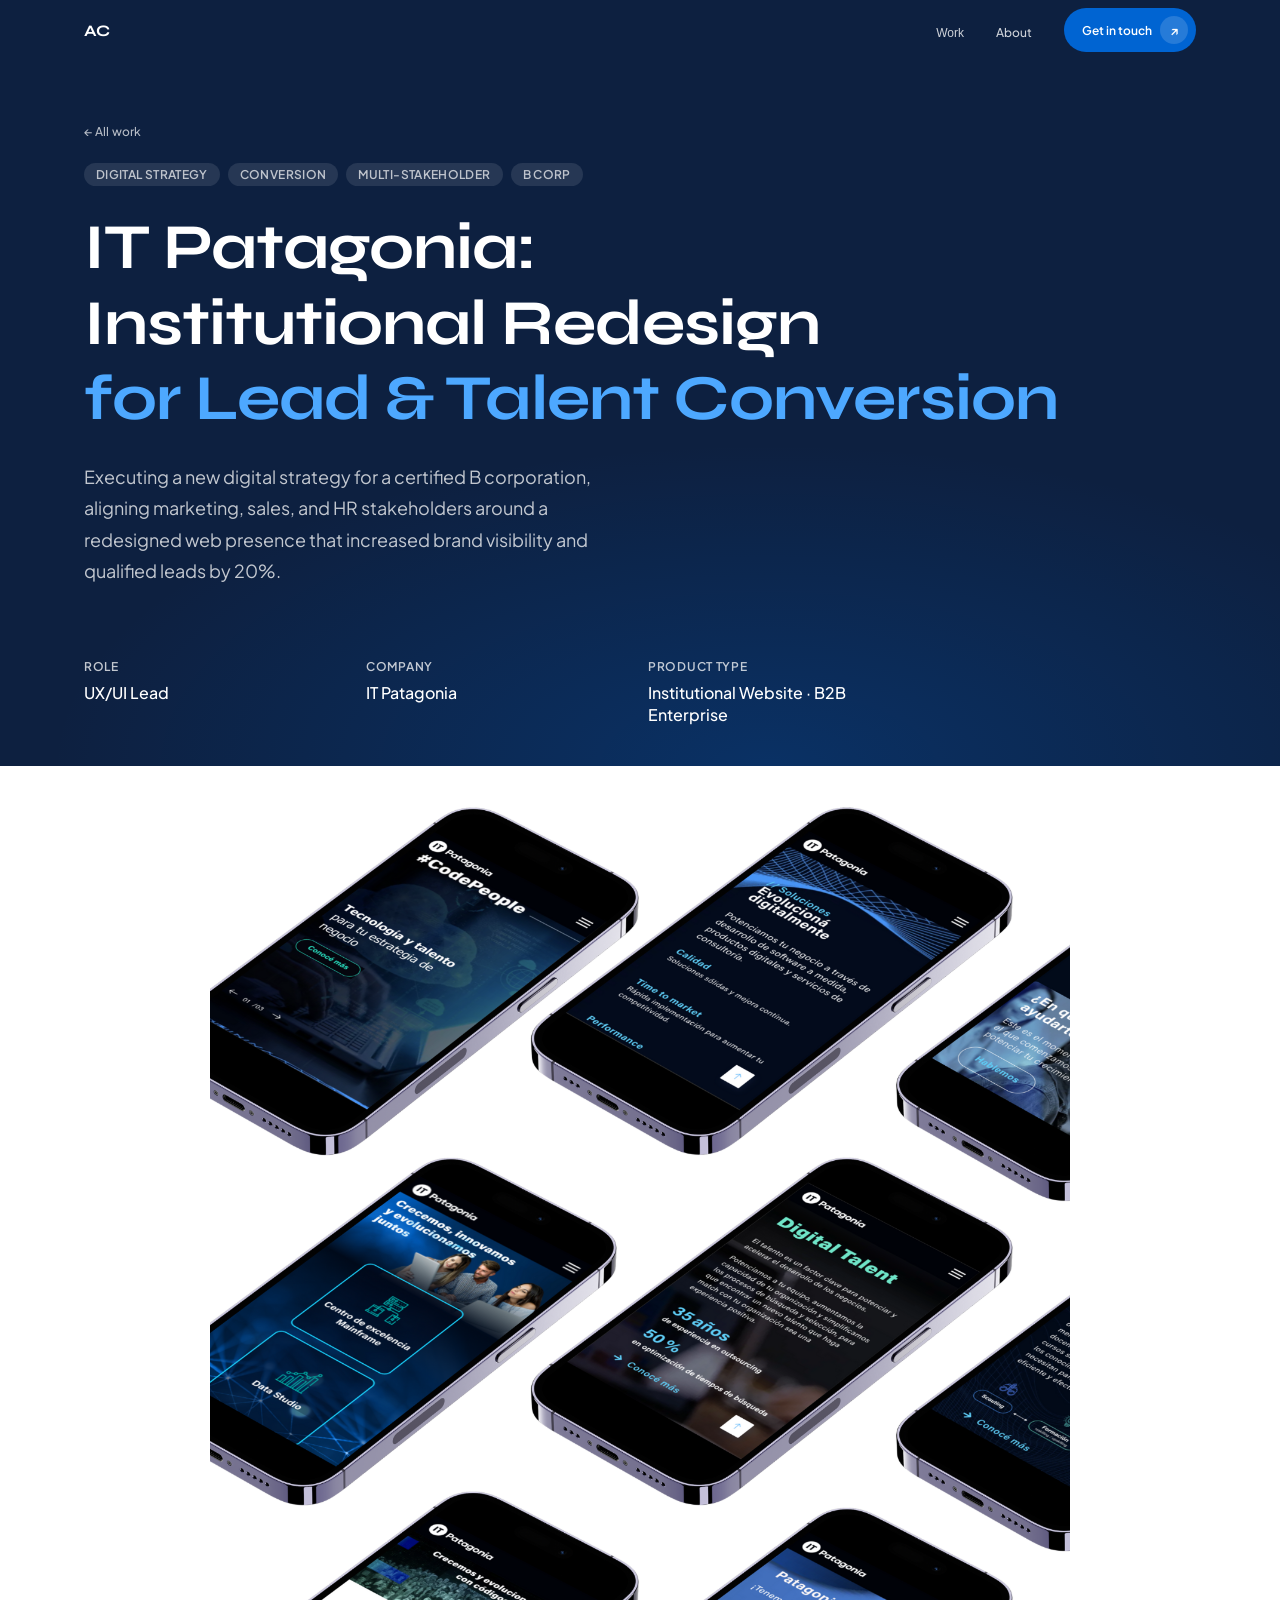
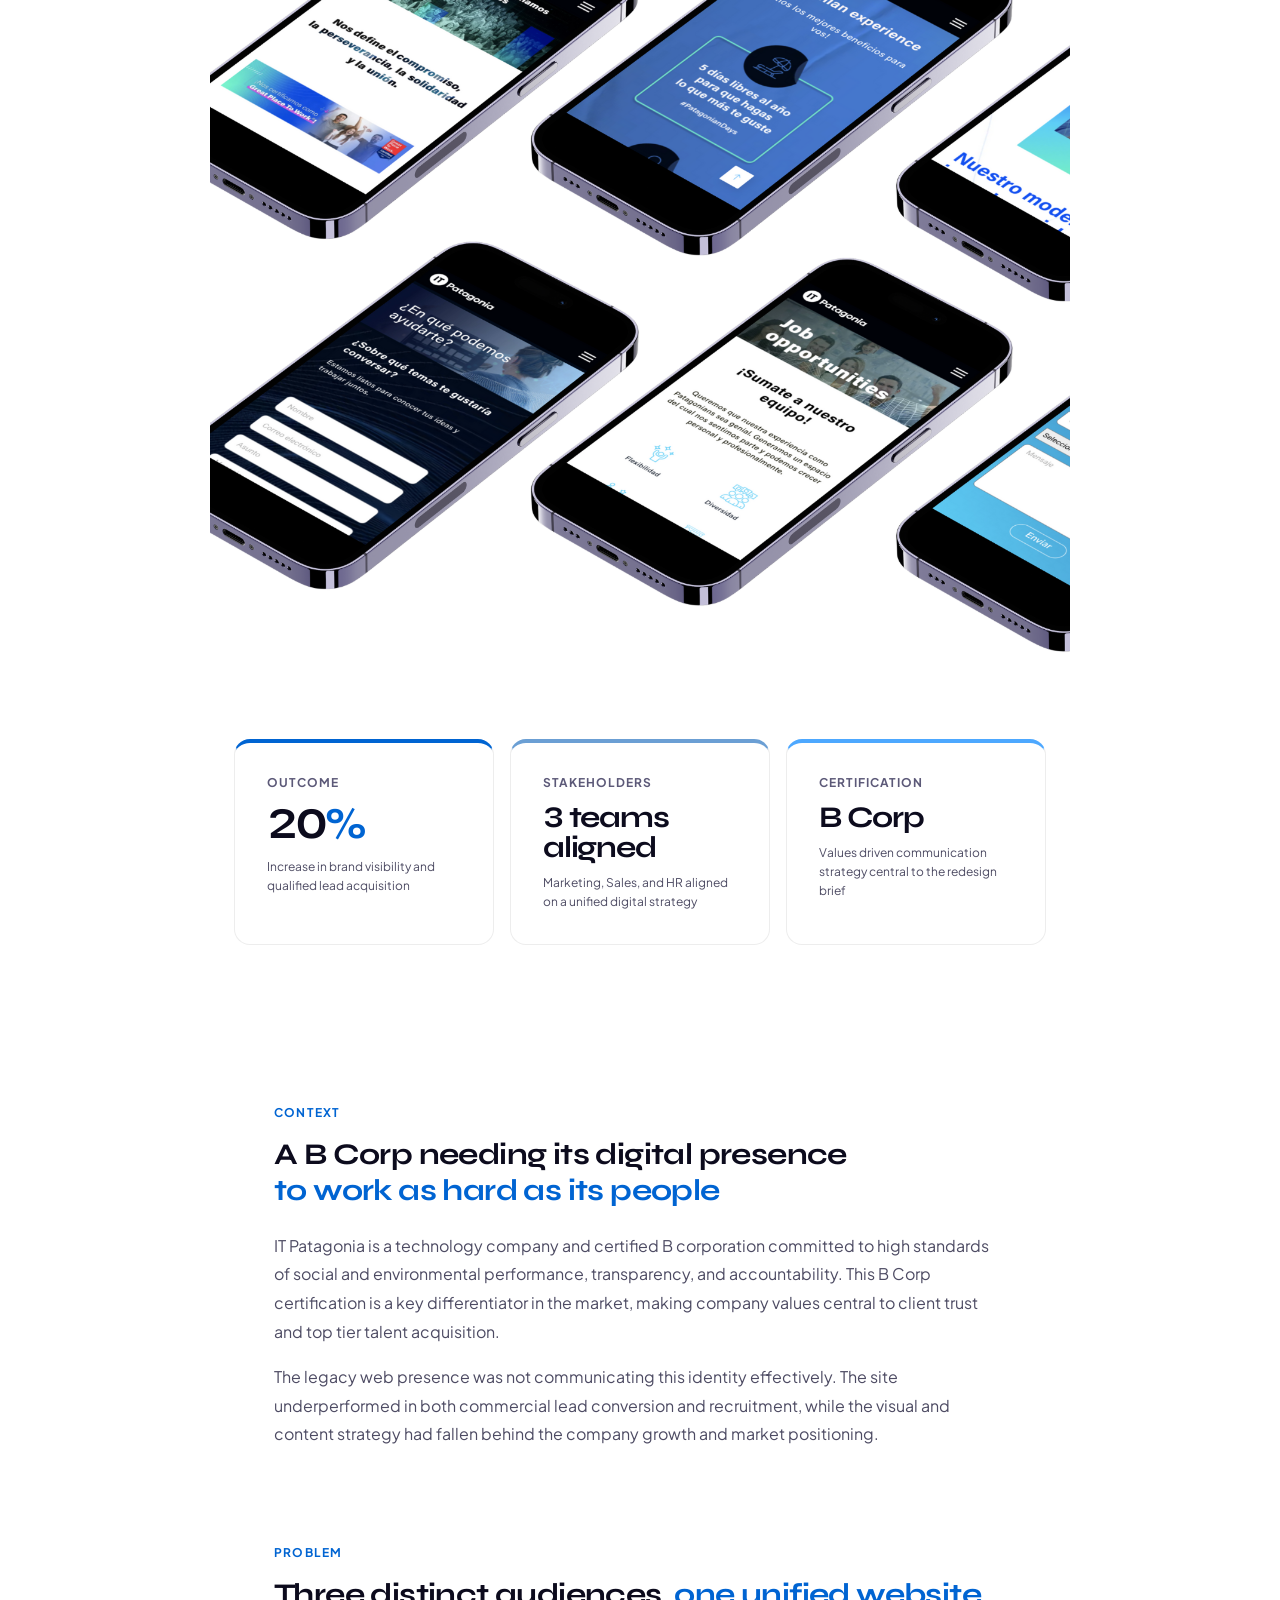
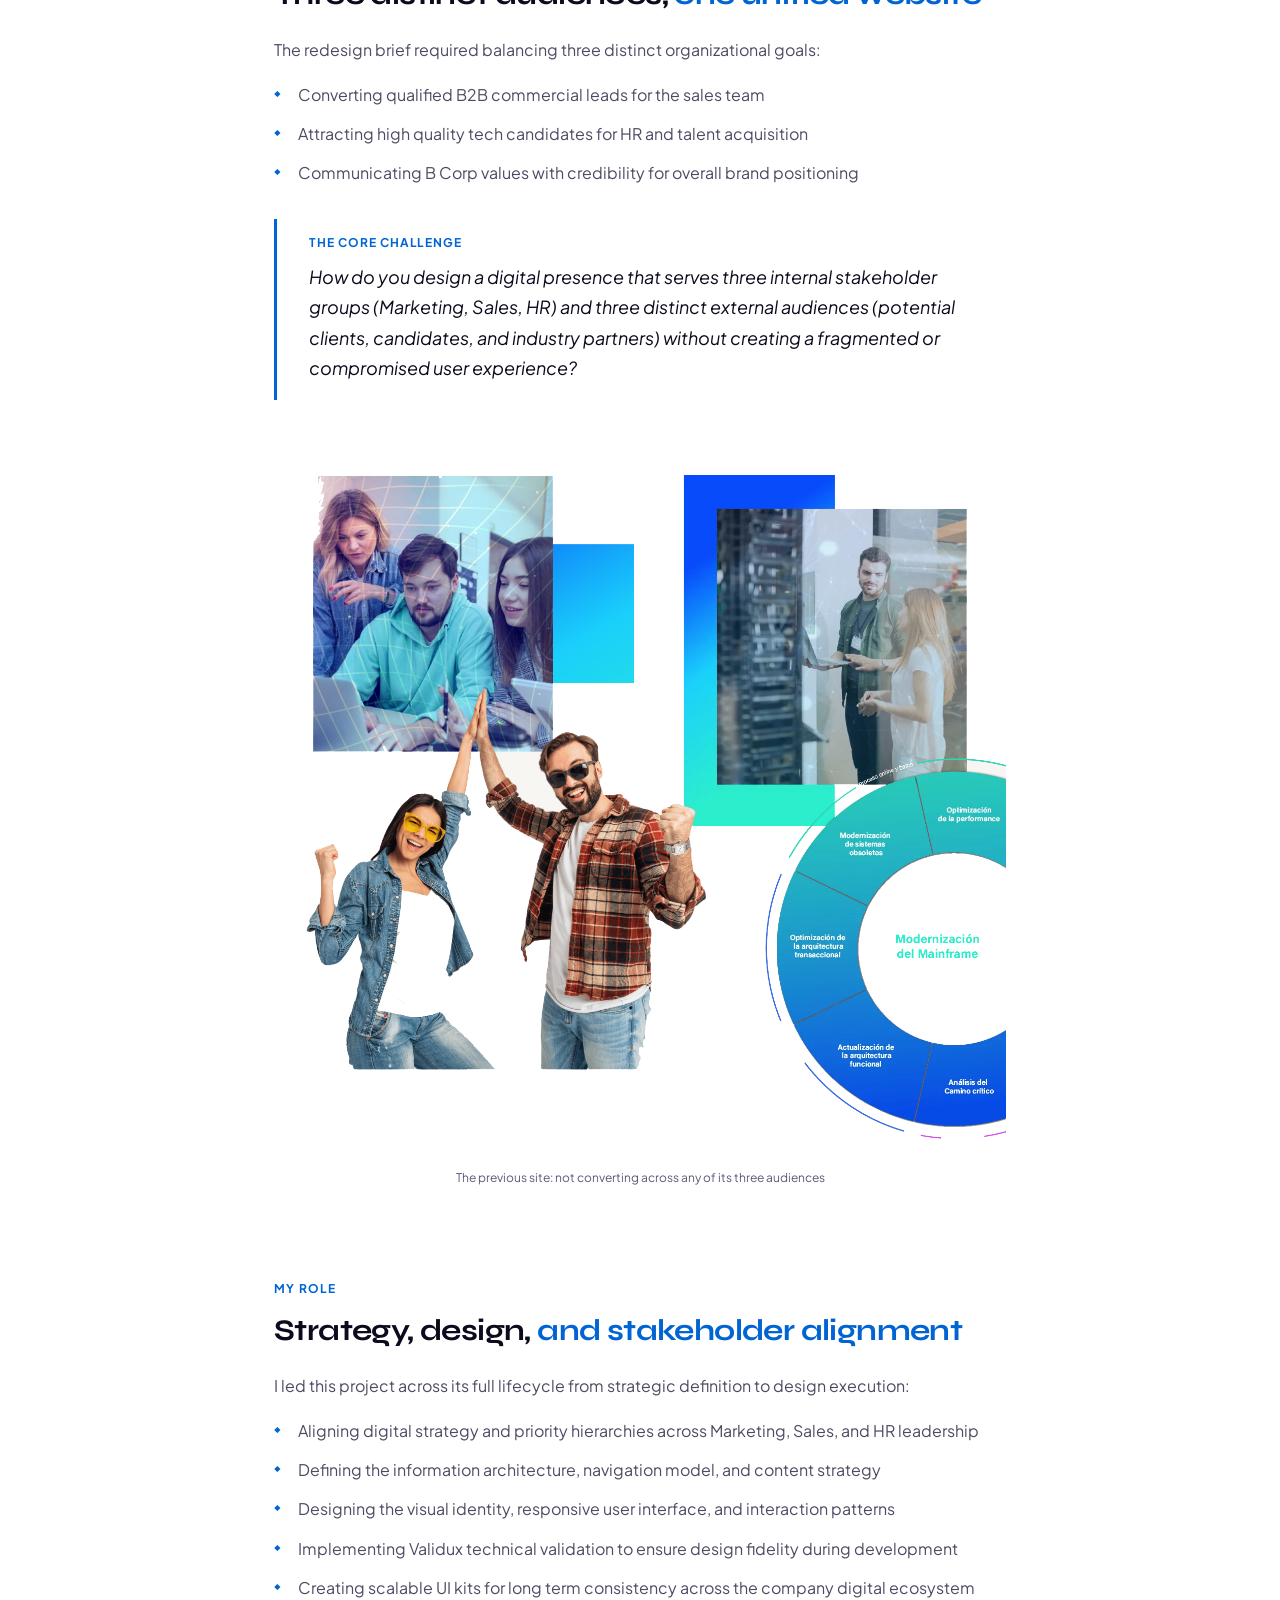
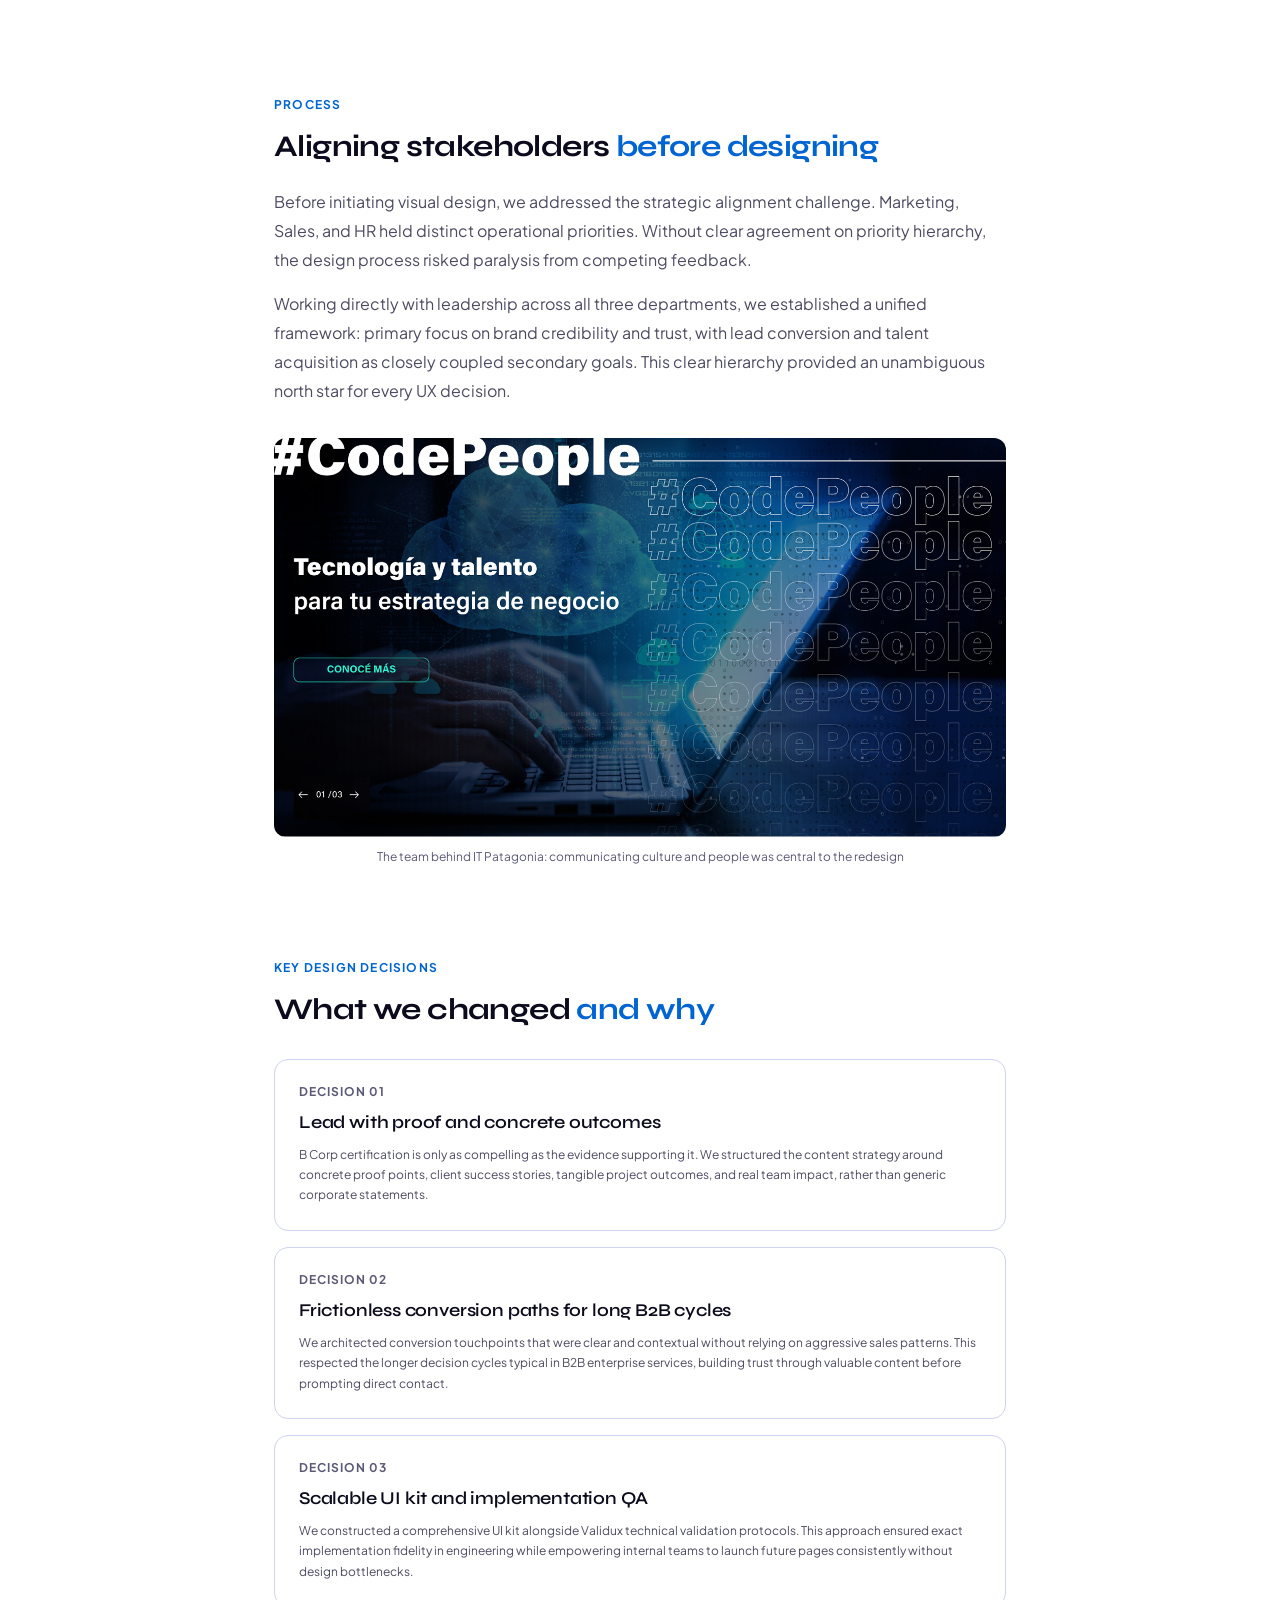
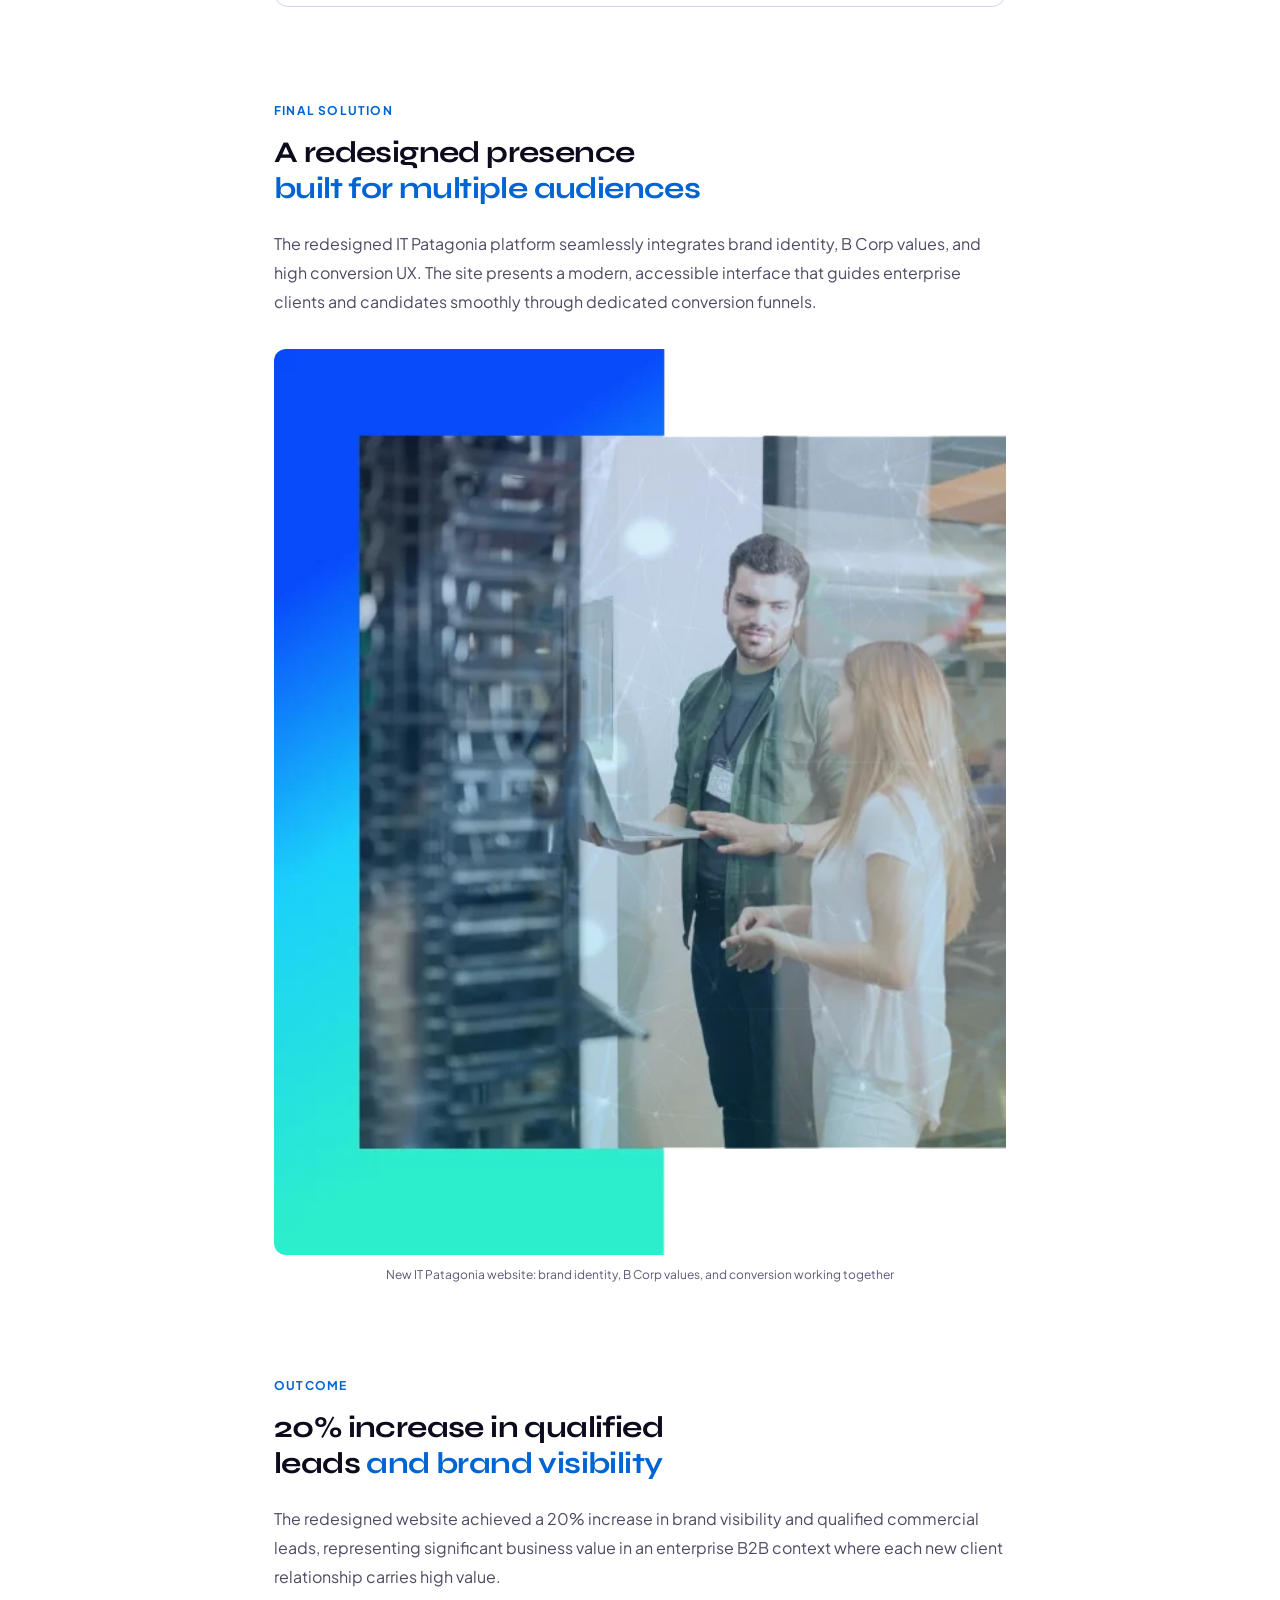
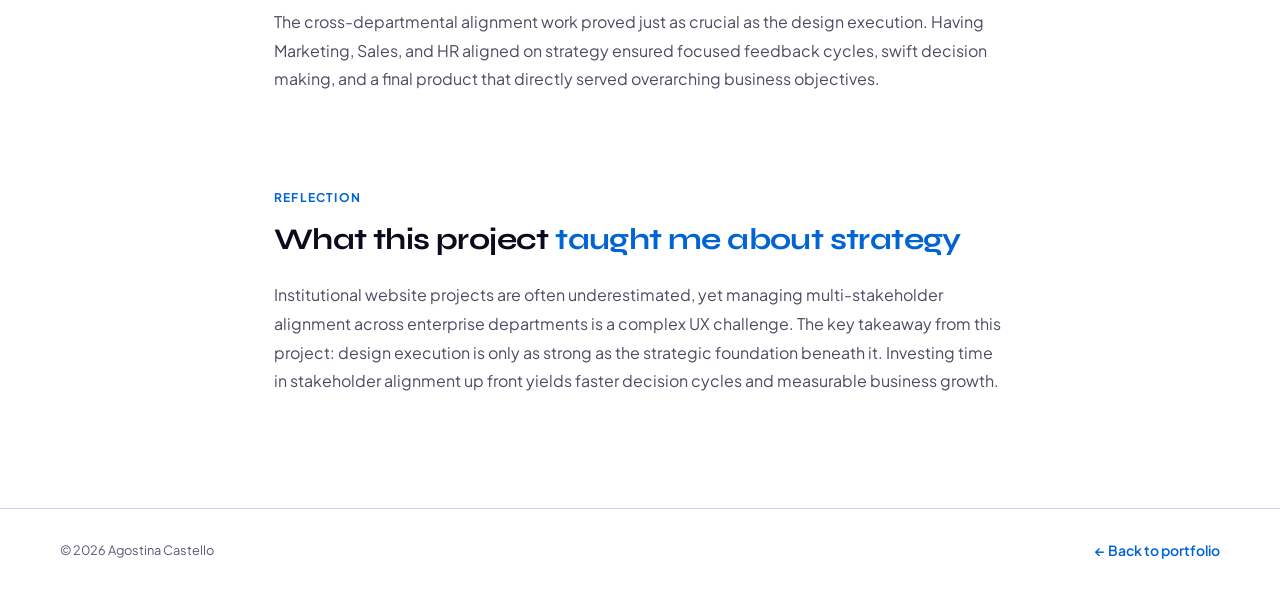
<file: web-institucional.html>
<!DOCTYPE html>
<html lang="en">
<head>
  <meta charset="UTF-8">
  <meta name="viewport" content="width=device-width, initial-scale=1.0">
  <meta name="description" content="IT Patagonia Institutional Redesign. Case study by Agostina Castello, UX/UI Lead and Digital Strategist.">
  <title>IT Patagonia — Agostina Castello</title>
  <link rel="preconnect" href="https://fonts.googleapis.com">
  <link rel="preconnect" href="https://fonts.gstatic.com" crossorigin>
  <link href="https://fonts.googleapis.com/css2?family=Syne:wght@400;500;600;700&family=Plus+Jakarta+Sans:ital,wght@0,300;0,400;0,500;0,600;1,300&display=optional" rel="stylesheet">
  <style>
    :root {
      --bg:#F7F6F3;--periwinkle:#E8EDFF;--periwinkle-mid:#D4DCFF;
      --white:#FFFFFF;--ink:#0C0B1D;--stone:#4D4B63;
      --muted:#5C5978;--border:#CDD2F0;--purple:#5B2FE8;
      --purple-hover:#4520C4;--purple-light:#EDE8FD;
      --itp:#0064D2;--itp-light:#E6F0FF;--itp-dark:#0050A8;
      --ff-display:'Syne',system-ui,sans-serif;
      --ff-body:'Plus Jakarta Sans',system-ui,sans-serif;
      --t--1:.75rem;--t-0:1rem;--t-1:1.125rem;--t-2:1.375rem;
      --t-3:1.875rem;--t-4:2.75rem;--t-5:4rem;--t-6:5.5rem;
      --s2:.5rem;--s3:.75rem;--s4:1rem;--s5:1.25rem;
      --s6:1.5rem;--s8:2rem;--s10:2.5rem;--s12:3rem;
      --s16:4rem;--s20:5rem;
      --max:1160px;--ease:cubic-bezier(.22,0,.1,1);--dur:160ms;
      background:var(--white);color:var(--ink);
    }
    @media(prefers-color-scheme:dark){
      :root:not([data-theme="light"]){
        --bg:#0D0C14;--periwinkle:#141228;--periwinkle-mid:#1E1B38;
        --white:#0A0915;--ink:#EEECff;--stone:#9B99B8;
        --muted:#9896B0;--border:#2A2748;--purple:#8F6FFF;
        --purple-hover:#A882FF;--purple-light:#1E1850;
        --itp:#4D9FFF;--itp-light:#0A1A30;--itp-dark:#3080E0;
      }
    }
    *{box-sizing:border-box;margin:0;padding:0}
    body{font-family:var(--ff-body);background:var(--white);color:var(--ink)}
    a{color:inherit;text-decoration:none}
    img{display:block;max-width:100%}

    .skip-link{position:absolute;top:-100%;left:var(--s6);z-index:9999;padding:var(--s2) var(--s4);background:var(--white);color:var(--ink);font-weight:600;font-size:var(--t--1);border-radius:0 0 8px 8px;border:1px solid var(--border);border-top:none;transition:top 0s}
    .skip-link:focus{top:0}
    :focus-visible{outline:3px solid #4DA8FF;outline-offset:3px}
    .nav__link:focus-visible,.nav__logo:focus-visible,.case-hero__back:focus-visible,.case-nav__link:focus-visible,.footer__back:focus-visible{outline-color:rgba(255,255,255,.9)}

    .nav{position:fixed;top:0;left:0;right:0;z-index:100;background:transparent;transition:background 200ms ease,box-shadow 200ms ease;height:60px}
    .nav.scrolled{background:var(--white);box-shadow:0 1px 0 rgba(12,11,29,0.06)}
    .nav__inner{max-width:var(--max);margin:0 auto;padding:0 var(--s6);height:100%;display:flex;align-items:center;justify-content:space-between}
    .nav__logo{font-family:var(--ff-display);font-weight:700;font-size:var(--t-0);color:var(--white);letter-spacing:-.01em;-webkit-font-smoothing:antialiased;-moz-osx-font-smoothing:grayscale}
    .nav.scrolled .nav__logo{color:var(--purple);-webkit-font-smoothing:auto;-moz-osx-font-smoothing:auto}
    .nav__links{display:flex;align-items:center;gap:var(--s8);list-style:none}
    .nav__link{font-size:var(--t--1);font-weight:500;color:rgba(255,255,255,.8);transition:color var(--dur)}
    .nav.scrolled .nav__link{color:var(--stone)}
    .nav__link:not(.nav__link--cta):hover{color:var(--white)}
    .nav.scrolled .nav__link:not(.nav__link--cta):hover{color:var(--ink)}
    .nav.scrolled .nav__link--cta{color:var(--white)}
    .nav.scrolled .nav__link--cta:hover{color:var(--white)}
    .nav__link--cta{background:var(--itp);color:var(--white);padding:8px 8px 8px 18px;border-radius:100px;font-size:var(--t--1);font-weight:600;display:inline-flex;align-items:center;gap:8px;transition:background 350ms cubic-bezier(.32,.72,0,1),transform 120ms cubic-bezier(.32,.72,0,1)}
    .nav__link--cta:hover{background:var(--itp-dark);transform:translateY(-1px);color:var(--white)}
    .nav__link--cta:active{transform:translateY(0) scale(.98)}
    .nav__link--cta .cta-arrow{width:28px;height:28px;border-radius:50%;background:rgba(255,255,255,.15);display:inline-flex;align-items:center;justify-content:center;font-size:13px;transition:transform 350ms cubic-bezier(.32,.72,0,1)}
    .nav__link--cta:hover .cta-arrow{transform:translate(2px,-2px) scale(1.05)}
    .nav__toggle{display:none;background:none;border:none;cursor:pointer;color:var(--ink);padding:4px}

    .wrap{max-width:var(--max);margin:0 auto;padding:0 var(--s6)}

    .case-hero{background:#0D2040;padding-top:calc(60px + var(--s16));padding-bottom:0;position:relative;overflow:hidden}
    .case-hero::after{content:'';position:absolute;inset:0;background:radial-gradient(ellipse 80% 60% at 60% 100%,rgba(0,100,210,.25) 0%,transparent 70%);pointer-events:none}
    .case-hero .wrap{display:flex;flex-direction:column;gap:var(--s6);position:relative;z-index:1}
    .case-hero__back{display:inline-flex;align-items:center;gap:6px;font-size:var(--t--1);font-weight:500;color:rgba(255,255,255,.7);transition:color var(--dur) var(--ease);align-self:flex-start;width:fit-content;letter-spacing:.01em}
    .case-hero__back:hover{color:rgba(255,255,255,.9)}
    .case-hero__tags{display:flex;flex-wrap:wrap;gap:var(--s2)}
    .tag{font-size:.75rem;font-weight:600;background:rgba(255,255,255,.1);color:rgba(255,255,255,.7);padding:.25rem .75rem;border-radius:100px;letter-spacing:.03em;text-transform:uppercase}
    .case-hero__title{font-family:var(--ff-display);font-size:var(--t-5);font-weight:700;line-height:1.18;letter-spacing:-.015em;color:var(--white);text-wrap:balance}
    .case-hero__title em{color:#4DA8FF;font-style:normal}
    .case-hero__desc{font-size:var(--t-1);color:rgba(255,255,255,.75);line-height:1.75;max-width:560px}
    .case-hero__meta{display:grid;grid-template-columns:repeat(4,1fr);gap:var(--s4);padding-top:var(--s8);padding-bottom:var(--s10);margin-top:var(--s4)}
    .meta-label{font-size:12px;font-weight:600;letter-spacing:.06em;text-transform:uppercase;color:rgba(255,255,255,.75);margin-bottom:var(--s2)}
    .meta-value{font-size:var(--t-0);font-weight:500;color:var(--white);line-height:1.4}

    .case-cover{background:var(--white);display:flex;justify-content:center;padding:var(--s10) 0 0;position:relative}
    .case-cover img{max-width:860px;width:92%;height:auto;display:block;border-radius:12px 12px 0 0;position:relative;z-index:1}

    .case-metrics-wrap{background:var(--white);padding:var(--s10) 0 var(--s12)}.case-metrics{max-width:860px;margin:0 auto;padding:0 var(--s6);display:grid;grid-template-columns:repeat(3,1fr);gap:var(--s4)}
    .case-metric{background:var(--white);border:1px solid rgba(0,0,0,.07);border-radius:16px;padding:var(--s8);border-top:4px solid transparent;display:flex;flex-direction:column;gap:var(--s3)}
    .case-metric:nth-child(1){border-top-color:var(--itp)}.case-metric:nth-child(2){border-top-color:#6B9FD4}.case-metric:nth-child(3){border-top-color:#4DA8FF}
    .case-metric__num{font-family:var(--ff-display);font-size:var(--t-4);font-weight:700;line-height:1;letter-spacing:-.04em;color:var(--ink);font-variant-numeric:lining-nums tabular-nums}
    .case-metric__num em{color:var(--itp);font-style:normal}
    .case-metric__label{font-size:var(--t--1);color:var(--stone);line-height:1.55}

    .case-sections{max-width:780px;margin:0 auto;padding:var(--s16) var(--s6)}
    .case-section{padding:var(--s12) 0}
    .section-label{font-size:12px;font-weight:700;letter-spacing:.1em;text-transform:uppercase;color:var(--itp);margin-bottom:var(--s4)}
    .section-heading{font-family:var(--ff-display);font-size:var(--t-3);font-weight:700;line-height:1.2;letter-spacing:-.02em;color:var(--ink);text-wrap:balance;margin-bottom:var(--s6)}
    .section-heading em{color:var(--itp);font-style:normal}
    .section-body{color:var(--stone);font-size:var(--t-0);line-height:1.8}
    .section-body p+p{margin-top:var(--s4)}

    .callout{border-left:3px solid var(--itp);padding:var(--s4) var(--s8);margin-top:var(--s8)}
    .callout__label{font-size:12px;font-weight:700;letter-spacing:.08em;text-transform:uppercase;color:var(--itp);margin-bottom:var(--s3)}
    .callout__text{font-size:var(--t-1);color:var(--ink);line-height:1.7;font-style:italic}

    .decisions{margin-top:var(--s8);display:flex;flex-direction:column;gap:var(--s4)}
    .decision{background:var(--white);border:1px solid var(--border);border-radius:14px;padding:var(--s6);transition:border-color var(--dur),box-shadow var(--dur)}
    .decision:hover{border-color:var(--itp);box-shadow:0 4px 20px rgba(0,100,210,.1)}
    .decision__num{font-size:12px;font-weight:700;letter-spacing:.08em;text-transform:uppercase;color:var(--muted);margin-bottom:var(--s3)}
    .decision__q{font-family:var(--ff-display);font-size:var(--t-1);font-weight:600;color:var(--ink);margin-bottom:var(--s3);letter-spacing:-.01em}
    .decision__a{font-size:var(--t--1);color:var(--stone);line-height:1.7}

    .bullets{margin-top:var(--s4);list-style:none;display:flex;flex-direction:column;gap:var(--s3)}
    .bullets li{font-size:var(--t-0);color:var(--stone);line-height:1.7;padding-left:var(--s6);position:relative}
    .bullets li::before{content:"◆";position:absolute;left:0;color:var(--itp);font-size:8px;top:7px}

    .img-caption{font-size:12px;color:var(--muted);margin-top:var(--s3);text-align:center}
    .case-metric__tag{font-size:12px;font-weight:700;letter-spacing:.08em;text-transform:uppercase;color:var(--muted)}

    .case-nav{max-width:var(--max);margin:0 auto;padding:var(--s12) var(--s6);display:flex;justify-content:space-between;gap:var(--s6);border-top:1px solid var(--border)}
    .case-nav__link{display:flex;flex-direction:column;gap:var(--s2)}
    .case-nav__dir{font-size:11px;font-weight:600;letter-spacing:.06em;text-transform:uppercase;color:var(--muted)}
    .case-nav__title{font-family:var(--ff-display);font-size:var(--t-1);font-weight:600;color:var(--ink);transition:color var(--dur)}
    .case-nav__link:hover .case-nav__title{color:var(--itp)}

    .footer{border-top:1px solid var(--border);padding:var(--s8) var(--s6)}
    .footer__inner{max-width:var(--max);margin:0 auto;display:flex;align-items:center;justify-content:space-between;font-size:.8rem;color:var(--muted)}
    .footer__back{font-size:.875rem;font-weight:600;color:var(--itp);text-decoration:none;transition:color var(--dur)}
    .footer__back:hover{color:var(--stone)}

    .back-top{position:fixed;bottom:2rem;right:2rem;z-index:300;width:44px;height:44px;border-radius:50%;background:var(--itp);color:#fff;border:none;cursor:pointer;font-size:1.1rem;font-weight:600;display:flex;align-items:center;justify-content:center;box-shadow:0 4px 20px rgba(0,100,210,0.35);opacity:0;transform:translateY(12px) scale(0.85);transition:opacity 300ms,transform 300ms,background 150ms;pointer-events:none}
    .back-top--visible{opacity:1;transform:translateY(0) scale(1);pointer-events:all}
    .back-top:hover{background:var(--itp-dark);transform:translateY(-2px) scale(1)}

    @media(max-width:768px){
      .case-hero__title{font-size:var(--t-4)}
      .case-hero__meta{grid-template-columns:repeat(2,1fr)}
      .case-metrics{grid-template-columns:1fr}
    }
    @media(max-width:640px){
      .nav__links{display:none}
      .nav__links.open{display:flex;flex-direction:column;position:absolute;top:60px;left:0;right:0;background:var(--white);border-bottom:1px solid var(--border);padding:var(--s6);gap:var(--s5)}
      .nav__toggle{display:block}
      .case-nav{flex-direction:column}
    }
    .nav__item{position:relative}
    .nav__item.open .nav__dropdown{opacity:1;pointer-events:auto;transform:translateX(-50%) translateY(0)}
    .nav__dropdown{position:absolute;top:100%;left:50%;transform:translateX(-50%) translateY(-4px);background:#fff;border:1px solid var(--border);border-radius:12px;box-shadow:0 8px 24px rgba(12,11,29,0.08),0 2px 6px rgba(12,11,29,0.04);padding:var(--s2);min-width:200px;opacity:0;pointer-events:none;transition:opacity 160ms ease,transform 160ms ease}
    .nav__dropdown::before{content:'';position:absolute;top:-12px;left:0;right:0;height:12px}
    .nav__dropdown-item{display:block;padding:var(--s2) var(--s3);border-radius:8px;font-size:var(--t--1);font-weight:500;color:var(--stone);text-decoration:none;white-space:nowrap;transition:background 120ms ease,color 120ms ease}
    .nav__dropdown-item:hover{background:var(--periwinkle);color:var(--ink)}
    .nav__work-btn{background:none;border:none;cursor:pointer;padding:0}
    @media(max-width:640px){.nav__dropdown{position:static;opacity:1;pointer-events:auto;transform:none;box-shadow:none;border:none;border-radius:0;padding:var(--s2) 0 0 var(--s4);min-width:unset;display:flex;flex-direction:column}}
  </style>
</head>
<body>
  <a href="#main-content" class="skip-link">Skip to main content</a>

  <nav class="nav" id="nav" role="navigation" aria-label="Main navigation">
    <div class="nav__inner">
      <a href="index.html" class="nav__logo" aria-label="Agostina Castello, home">AC</a>
      <button class="nav__toggle" id="navToggle" aria-expanded="false" aria-controls="navLinks" aria-label="Toggle menu">
        <svg width="18" height="18" viewBox="0 0 18 18" fill="none" aria-hidden="true">
          <rect y="3" width="18" height="1.5" fill="currentColor"/>
          <rect y="8.25" width="18" height="1.5" fill="currentColor"/>
          <rect y="13.5" width="18" height="1.5" fill="currentColor"/>
        </svg>
      </button>
      <ul class="nav__links" id="navLinks" role="list">
        <li class="nav__item">
          <button class="nav__link nav__work-btn" id="workBtn" aria-haspopup="true" aria-expanded="false" aria-controls="workDropdown">Work</button>
          <div class="nav__dropdown" id="workDropdown" role="menu" aria-label="Projects">
            <a href="cannect.html" class="nav__dropdown-item" role="menuitem">Cannect</a>
            <a href="web-institucional.html" class="nav__dropdown-item" role="menuitem">IT Patagonia</a>
            <a href="mi-estudio.html" class="nav__dropdown-item" role="menuitem">Mi Estudio</a>
            <a href="alpha.html" class="nav__dropdown-item" role="menuitem">Alpha</a>
            <a href="hauston.html" class="nav__dropdown-item" role="menuitem">Hauston</a>
            <a href="marcelle.html" class="nav__dropdown-item" role="menuitem">Marcelle Kaswalder</a>
            <a href="app-relajante.html" class="nav__dropdown-item" role="menuitem">App Relajante</a>
          </div>
        </li>
        <li><a href="index.html#about" class="nav__link">About</a></li>
        <li><a href="index.html#contact" class="nav__link nav__link--cta">Get in touch<span class="cta-arrow" aria-hidden="true">↗</span></a></li>
      </ul>
    </div>
  </nav>

  <main id="main-content">
    <section class="case-hero" aria-label="Project overview">
      <div class="wrap">
        <a href="index.html#work" class="case-hero__back" aria-label="Back to all work">← All work</a>
        <div class="case-hero__tags" aria-label="Project tags">
          <span class="tag">Digital Strategy</span>
          <span class="tag">Conversion</span>
          <span class="tag">Multi-Stakeholder</span>
          <span class="tag">B Corp</span>
        </div>
        <h1 class="case-hero__title">IT Patagonia: Institutional Redesign<br><em>for Lead &amp; Talent Conversion</em></h1>
        <p class="case-hero__desc">Executing a new digital strategy for a certified B corporation, aligning marketing, sales, and HR stakeholders around a redesigned web presence that increased brand visibility and qualified leads by 20%.</p>
        <dl class="case-hero__meta">
          <div>
            <dt class="meta-label">Role</dt>
            <dd class="meta-value">UX/UI Lead</dd>
          </div>
          <div>
            <dt class="meta-label">Company</dt>
            <dd class="meta-value">IT Patagonia</dd>
          </div>
          <div>
            <dt class="meta-label">Product type</dt>
            <dd class="meta-value">Institutional Website · B2B Enterprise</dd>
          </div>
        </dl>
      </div>
    </section>

    <div class="case-cover">
      <img src="itp_cover.png" alt="IT Patagonia redesigned website — mobile and desktop mockups showing the new institutional presence" loading="lazy" decoding="async">
    </div>

    <div class="case-metrics-wrap">
      <div class="case-metrics" role="list" aria-label="Project outcomes">
        <div class="case-metric" role="listitem">
          <span class="case-metric__tag">Outcome</span>
          <p class="case-metric__num">20<em>%</em></p>
          <p class="case-metric__label">Increase in brand visibility and qualified lead acquisition</p>
        </div>
        <div class="case-metric" role="listitem">
          <span class="case-metric__tag">Stakeholders</span>
          <p class="case-metric__num" style="font-size:var(--t-3)">3 teams<br>aligned</p>
          <p class="case-metric__label">Marketing, Sales, and HR aligned on a unified digital strategy</p>
        </div>
        <div class="case-metric" role="listitem">
          <span class="case-metric__tag">Certification</span>
          <p class="case-metric__num" style="font-size:var(--t-3)">B Corp</p>
          <p class="case-metric__label">Values driven communication strategy central to the redesign brief</p>
        </div>
      </div>
    </div>

    <div class="case-sections">

      <section class="case-section" aria-labelledby="s-context">
        <p class="section-label">Context</p>
        <h2 class="section-heading" id="s-context">A B Corp needing its digital presence <em>to work as hard as its people</em></h2>
        <div class="section-body">
          <p>IT Patagonia is a technology company and certified B corporation committed to high standards of social and environmental performance, transparency, and accountability. This B Corp certification is a key differentiator in the market, making company values central to client trust and top tier talent acquisition.</p>
          <p>The legacy web presence was not communicating this identity effectively. The site underperformed in both commercial lead conversion and recruitment, while the visual and content strategy had fallen behind the company growth and market positioning.</p>
        </div>
      </section>

      <section class="case-section" aria-labelledby="s-problem">
        <p class="section-label">Problem</p>
        <h2 class="section-heading" id="s-problem">Three distinct audiences, <em>one unified website</em></h2>
        <div class="section-body">
          <p>The redesign brief required balancing three distinct organizational goals:</p>
        </div>
        <ul class="bullets" role="list" aria-label="Organizational goals">
          <li>Converting qualified B2B commercial leads for the sales team</li>
          <li>Attracting high quality tech candidates for HR and talent acquisition</li>
          <li>Communicating B Corp values with credibility for overall brand positioning</li>
        </ul>
        <div class="callout" role="note">
          <p class="callout__label">The core challenge</p>
          <p class="callout__text">How do you design a digital presence that serves three internal stakeholder groups (Marketing, Sales, HR) and three distinct external audiences (potential clients, candidates, and industry partners) without creating a fragmented or compromised user experience?</p>
        </div>
        <img src="itp_problem.png" alt="The previous IT Patagonia website: dense layout that underperformed across all three audiences" loading="lazy" decoding="async" style="margin-top:var(--s8);border-radius:12px;width:100%">
        <p class="img-caption">The previous site: not converting across any of its three audiences</p>
      </section>

      <section class="case-section" aria-labelledby="s-role">
        <p class="section-label">My role</p>
        <h2 class="section-heading" id="s-role">Strategy, design, <em>and stakeholder alignment</em></h2>
        <div class="section-body">
          <p>I led this project across its full lifecycle from strategic definition to design execution:</p>
        </div>
        <ul class="bullets" role="list" aria-label="Responsibilities">
          <li>Aligning digital strategy and priority hierarchies across Marketing, Sales, and HR leadership</li>
          <li>Defining the information architecture, navigation model, and content strategy</li>
          <li>Designing the visual identity, responsive user interface, and interaction patterns</li>
          <li>Implementing Validux technical validation to ensure design fidelity during development</li>
          <li>Creating scalable UI kits for long term consistency across the company digital ecosystem</li>
        </ul>
      </section>

      <section class="case-section" aria-labelledby="s-process">
        <p class="section-label">Process</p>
        <h2 class="section-heading" id="s-process">Aligning stakeholders <em>before designing</em></h2>
        <div class="section-body">
          <p>Before initiating visual design, we addressed the strategic alignment challenge. Marketing, Sales, and HR held distinct operational priorities. Without clear agreement on priority hierarchy, the design process risked paralysis from competing feedback.</p>
          <p>Working directly with leadership across all three departments, we established a unified framework: primary focus on brand credibility and trust, with lead conversion and talent acquisition as closely coupled secondary goals. This clear hierarchy provided an unambiguous north star for every UX decision.</p>
        </div>
        <img src="itp_process.png" alt="IT Patagonia team: communicating culture and people was central to the redesign strategy" loading="lazy" decoding="async" style="margin-top:var(--s8);border-radius:12px;width:100%">
        <p class="img-caption">The team behind IT Patagonia: communicating culture and people was central to the redesign</p>
      </section>

      <section class="case-section" aria-labelledby="s-decisions">
        <p class="section-label">Key design decisions</p>
        <h2 class="section-heading" id="s-decisions">What we changed <em>and why</em></h2>
        <div class="decisions" role="list" aria-label="Key design decisions">
          <div class="decision" role="listitem">
            <p class="decision__num">Decision 01</p>
            <p class="decision__q">Lead with proof and concrete outcomes</p>
            <p class="decision__a">B Corp certification is only as compelling as the evidence supporting it. We structured the content strategy around concrete proof points, client success stories, tangible project outcomes, and real team impact, rather than generic corporate statements.</p>
          </div>
          <div class="decision" role="listitem">
            <p class="decision__num">Decision 02</p>
            <p class="decision__q">Frictionless conversion paths for long B2B cycles</p>
            <p class="decision__a">We architected conversion touchpoints that were clear and contextual without relying on aggressive sales patterns. This respected the longer decision cycles typical in B2B enterprise services, building trust through valuable content before prompting direct contact.</p>
          </div>
          <div class="decision" role="listitem">
            <p class="decision__num">Decision 03</p>
            <p class="decision__q">Scalable UI kit and implementation QA</p>
            <p class="decision__a">We constructed a comprehensive UI kit alongside Validux technical validation protocols. This approach ensured exact implementation fidelity in engineering while empowering internal teams to launch future pages consistently without design bottlenecks.</p>
          </div>
        </div>
      </section>

      <section class="case-section" aria-labelledby="s-solution">
        <p class="section-label">Final solution</p>
        <h2 class="section-heading" id="s-solution">A redesigned presence <em>built for multiple audiences</em></h2>
        <div class="section-body">
          <p>The redesigned IT Patagonia platform seamlessly integrates brand identity, B Corp values, and high conversion UX. The site presents a modern, accessible interface that guides enterprise clients and candidates smoothly through dedicated conversion funnels.</p>
        </div>
        <img src="itp_solution.png" alt="New IT Patagonia website: brand identity, B Corp values, and conversion working in unison" loading="lazy" decoding="async" style="margin-top:var(--s8);border-radius:12px;width:100%">
        <p class="img-caption">New IT Patagonia website: brand identity, B Corp values, and conversion working together</p>
      </section>

      <section class="case-section" aria-labelledby="s-outcome">
        <p class="section-label">Outcome</p>
        <h2 class="section-heading" id="s-outcome">20% increase in qualified leads <em>and brand visibility</em></h2>
        <div class="section-body">
          <p>The redesigned website achieved a 20% increase in brand visibility and qualified commercial leads, representing significant business value in an enterprise B2B context where each new client relationship carries high value.</p>
          <p>The cross-departmental alignment work proved just as crucial as the design execution. Having Marketing, Sales, and HR aligned on strategy ensured focused feedback cycles, swift decision making, and a final product that directly served overarching business objectives.</p>
        </div>
      </section>

      <section class="case-section" aria-labelledby="s-reflection">
        <p class="section-label">Reflection</p>
        <h2 class="section-heading" id="s-reflection">What this project <em>taught me about strategy</em></h2>
        <div class="section-body">
          <p>Institutional website projects are often underestimated, yet managing multi-stakeholder alignment across enterprise departments is a complex UX challenge. The key takeaway from this project: design execution is only as strong as the strategic foundation beneath it. Investing time in stakeholder alignment up front yields faster decision cycles and measurable business growth.</p>
        </div>
      </section>

    </div>

  </main>

  <footer class="footer" role="contentinfo">
    <div class="footer__inner">
      <span>© 2026 Agostina Castello</span>
      <a href="index.html" class="footer__back">← Back to portfolio</a>
    </div>
  </footer>

  <button id="back-top" aria-label="Scroll to top" class="back-top">↑</button>

  <script>
    const nav = document.getElementById('nav');
    window.addEventListener('scroll', () => {
      nav.classList.toggle('scrolled', window.scrollY > 20);
    }, { passive: true });
    const toggle = document.getElementById('navToggle');
    const links = document.getElementById('navLinks');
    toggle.addEventListener('click', () => {
      const open = links.classList.toggle('open');
      toggle.setAttribute('aria-expanded', open);
    });
    links.querySelectorAll('a').forEach(a => a.addEventListener('click', () => {
      links.classList.remove('open');
      toggle.setAttribute('aria-expanded', 'false');
    }));
    const workBtn = document.getElementById('workBtn');
    const workDropdown = document.getElementById('workDropdown');
    const workItem = workBtn.closest('.nav__item');
    workBtn.addEventListener('click', (e) => { e.stopPropagation(); const open = workItem.classList.toggle('open'); workBtn.setAttribute('aria-expanded', open); });
    document.addEventListener('click', () => { workItem.classList.remove('open'); workBtn.setAttribute('aria-expanded', 'false'); });
    workDropdown.addEventListener('click', (e) => e.stopPropagation());

    const backBtn = document.getElementById('back-top');
    if (backBtn) {
      const chk = () => { backBtn.classList.toggle('back-top--visible', (window.scrollY || document.documentElement.scrollTop) > 400); };
      window.addEventListener('scroll', chk, { passive: true });
      backBtn.addEventListener('click', () => window.scrollTo({ top: 0, behavior: 'smooth' }));
    }
  </script>
</body>
</html>
</file>
<file: styles.css>
/* ============================================================
   AGOSTINA CASTELLO — PORTFOLIO DESIGN SYSTEM
   ============================================================ */

/* --- Google Fonts --- */
@import url('https://fonts.googleapis.com/css2?family=Inter:wght@300;400;500;600&family=Fraunces:ital,opsz,wght@0,9..144,300;0,9..144,400;1,9..144,300&display=swap');

/* --- Design Tokens --- */
:root {
  /* Colors */
  --bg:             #F9F8F5;
  --bg-card:        #F2F1ED;
  --surface:        #EDECEA;
  --border:         #E0DED8;
  --text:           #161613;
  --text-secondary: #6B6A65;
  --text-tertiary:  #9E9D98;
  --accent:         #161613;
  --tag-bg:         #E8E7E2;
  --tag-text:       #3D3D3A;
  --link:           #161613;
  --link-hover:     #6B6A65;

  /* Typography */
  --font-sans:   'Inter', system-ui, -apple-system, sans-serif;
  --font-serif:  'Fraunces', Georgia, serif;

  /* Type scale */
  --text-xs:   0.75rem;    /* 12px */
  --text-sm:   0.875rem;   /* 14px */
  --text-base: 1rem;       /* 16px */
  --text-md:   1.125rem;   /* 18px */
  --text-lg:   1.25rem;    /* 20px */
  --text-xl:   1.5rem;     /* 24px */
  --text-2xl:  2rem;       /* 32px */
  --text-3xl:  2.75rem;    /* 44px */
  --text-4xl:  3.75rem;    /* 60px */
  --text-5xl:  5rem;       /* 80px */

  /* Spacing (8px grid) */
  --space-1:  0.25rem;   /*  4px */
  --space-2:  0.5rem;    /*  8px */
  --space-3:  0.75rem;   /* 12px */
  --space-4:  1rem;      /* 16px */
  --space-5:  1.25rem;   /* 20px */
  --space-6:  1.5rem;    /* 24px */
  --space-8:  2rem;      /* 32px */
  --space-10: 2.5rem;    /* 40px */
  --space-12: 3rem;      /* 48px */
  --space-16: 4rem;      /* 64px */
  --space-20: 5rem;      /* 80px */
  --space-24: 6rem;      /* 96px */
  --space-32: 8rem;      /* 128px */

  /* Layout */
  --container:      1160px;
  --container-narrow: 720px;
  --container-text: 640px;

  /* Radii */
  --radius-sm:  4px;
  --radius-md:  8px;
  --radius-lg:  12px;

  /* Transitions */
  --ease: cubic-bezier(0.25, 0, 0, 1);
  --duration: 200ms;
}

/* --- Reset --- */
*, *::before, *::after { box-sizing: border-box; margin: 0; padding: 0; }

html {
  font-size: 16px;
  scroll-behavior: smooth;
  -webkit-font-smoothing: antialiased;
  -moz-osx-font-smoothing: grayscale;
}

body {
  font-family: var(--font-sans);
  font-size: var(--text-base);
  line-height: 1.6;
  color: var(--text);
  background: var(--bg);
}

img { max-width: 100%; display: block; }
a { color: var(--link); text-decoration: none; transition: color var(--duration) var(--ease); }
a:hover { color: var(--link-hover); }
ul { list-style: none; }

/* --- Container --- */
.container {
  max-width: var(--container);
  margin: 0 auto;
  padding: 0 var(--space-6);
}
.container--narrow {
  max-width: var(--container-narrow);
  margin: 0 auto;
  padding: 0 var(--space-6);
}
.container--text {
  max-width: var(--container-text);
  margin: 0 auto;
  padding: 0 var(--space-6);
}

/* --- Navigation --- */
.nav {
  position: fixed;
  top: 0;
  left: 0;
  right: 0;
  z-index: 100;
  height: 60px;
  display: flex;
  align-items: center;
  background: var(--bg);
  border-bottom: 1px solid transparent;
  transition: border-color var(--duration) var(--ease);
}
.nav.scrolled { border-color: var(--border); }

.nav__inner {
  max-width: var(--container);
  margin: 0 auto;
  padding: 0 var(--space-6);
  width: 100%;
  display: flex;
  align-items: center;
  justify-content: space-between;
}

.nav__logo {
  font-size: var(--text-sm);
  font-weight: 500;
  letter-spacing: 0.01em;
  color: var(--text);
}
.nav__logo:hover { color: var(--text-secondary); }

.nav__links {
  display: flex;
  align-items: center;
  gap: var(--space-8);
}

.nav__link {
  font-size: var(--text-sm);
  color: var(--text-secondary);
  transition: color var(--duration) var(--ease);
}
.nav__link:hover { color: var(--text); }
.nav__link--cta {
  color: var(--text);
  font-weight: 500;
  border-bottom: 1px solid var(--border);
  padding-bottom: 1px;
}
.nav__link--cta:hover { border-color: var(--text); color: var(--text); }

.nav__toggle {
  display: none;
  background: none;
  border: none;
  cursor: pointer;
  color: var(--text);
  padding: var(--space-2);
}

/* --- Hero --- */
.hero {
  padding-top: calc(60px + var(--space-24));
  padding-bottom: var(--space-24);
  border-bottom: 1px solid var(--border);
}

.hero__label {
  font-size: var(--text-xs);
  font-weight: 500;
  letter-spacing: 0.1em;
  text-transform: uppercase;
  color: var(--text-tertiary);
  margin-bottom: var(--space-6);
}

.hero__name {
  font-family: var(--font-serif);
  font-size: clamp(var(--text-3xl), 6vw, var(--text-5xl));
  font-weight: 300;
  line-height: 1.05;
  letter-spacing: -0.02em;
  color: var(--text);
  margin-bottom: var(--space-6);
}

.hero__name em {
  font-style: italic;
}

.hero__description {
  font-size: var(--text-md);
  color: var(--text-secondary);
  max-width: 560px;
  line-height: 1.65;
  margin-bottom: var(--space-10);
}

.hero__meta {
  display: flex;
  align-items: center;
  gap: var(--space-6);
  flex-wrap: wrap;
}

.hero__location {
  font-size: var(--text-sm);
  color: var(--text-tertiary);
  display: flex;
  align-items: center;
  gap: var(--space-2);
}

.hero__links {
  display: flex;
  align-items: center;
  gap: var(--space-4);
}

.hero__link {
  font-size: var(--text-sm);
  color: var(--text-secondary);
  border-bottom: 1px solid var(--border);
  padding-bottom: 1px;
  transition: color var(--duration) var(--ease), border-color var(--duration) var(--ease);
}
.hero__link:hover { color: var(--text); border-color: var(--text); }

/* --- Section --- */
.section {
  padding: var(--space-24) 0;
  border-bottom: 1px solid var(--border);
}
.section:last-child { border-bottom: none; }

.section__header {
  display: flex;
  align-items: baseline;
  justify-content: space-between;
  margin-bottom: var(--space-12);
}

.section__title {
  font-size: var(--text-xs);
  font-weight: 500;
  letter-spacing: 0.1em;
  text-transform: uppercase;
  color: var(--text-tertiary);
}

.section__link {
  font-size: var(--text-sm);
  color: var(--text-secondary);
  border-bottom: 1px solid var(--border);
  padding-bottom: 1px;
}
.section__link:hover { color: var(--text); border-color: var(--text); }

/* --- Work Grid --- */
.work-grid {
  display: grid;
  grid-template-columns: repeat(12, 1fr);
  gap: var(--space-4);
}

/* --- Project Card --- */
.project-card {
  background: var(--bg-card);
  border: 1px solid var(--border);
  border-radius: var(--radius-lg);
  overflow: hidden;
  display: flex;
  flex-direction: column;
  transition: border-color var(--duration) var(--ease);
  cursor: pointer;
}
.project-card:hover { border-color: var(--text-tertiary); }

.project-card--featured { grid-column: span 8; }
.project-card--secondary { grid-column: span 4; }
.project-card--half { grid-column: span 6; }

.project-card__image {
  aspect-ratio: 16/9;
  background: var(--surface);
  overflow: hidden;
  position: relative;
}

.project-card--featured .project-card__image {
  aspect-ratio: 16/8;
}

.project-card__image img {
  width: 100%;
  height: 100%;
  object-fit: cover;
  transition: transform 400ms var(--ease);
}
.project-card:hover .project-card__image img { transform: scale(1.02); }

.project-card__image-placeholder {
  width: 100%;
  height: 100%;
  display: flex;
  align-items: center;
  justify-content: center;
  color: var(--text-tertiary);
  font-size: var(--text-sm);
}

.project-card__body {
  padding: var(--space-6);
  flex: 1;
  display: flex;
  flex-direction: column;
  gap: var(--space-3);
}

.project-card__tags {
  display: flex;
  flex-wrap: wrap;
  gap: var(--space-2);
}

.project-card__title {
  font-size: var(--text-lg);
  font-weight: 500;
  line-height: 1.3;
  color: var(--text);
}

.project-card--secondary .project-card__title {
  font-size: var(--text-base);
}

.project-card__description {
  font-size: var(--text-sm);
  color: var(--text-secondary);
  line-height: 1.6;
  flex: 1;
}

.project-card__footer {
  display: flex;
  align-items: center;
  justify-content: space-between;
  margin-top: var(--space-2);
}

.project-card__company {
  font-size: var(--text-xs);
  color: var(--text-tertiary);
  font-weight: 500;
  letter-spacing: 0.04em;
  text-transform: uppercase;
}

.project-card__arrow {
  font-size: var(--text-base);
  color: var(--text-tertiary);
  transition: transform var(--duration) var(--ease), color var(--duration) var(--ease);
}
.project-card:hover .project-card__arrow {
  transform: translate(4px, -4px);
  color: var(--text);
}

/* --- Tag --- */
.tag {
  display: inline-block;
  font-size: var(--text-xs);
  font-weight: 500;
  letter-spacing: 0.02em;
  color: var(--tag-text);
  background: var(--tag-bg);
  border-radius: 100px;
  padding: 3px 10px;
}

/* --- About Section --- */
.about-grid {
  display: grid;
  grid-template-columns: 1fr 1fr;
  gap: var(--space-16);
  align-items: start;
}

.about__body {
  font-size: var(--text-md);
  color: var(--text-secondary);
  line-height: 1.75;
}
.about__body p + p { margin-top: var(--space-4); }

.about__highlight {
  color: var(--text);
  font-weight: 500;
}

.expertise-list {
  display: flex;
  flex-direction: column;
  gap: var(--space-1);
}

.expertise-item {
  display: flex;
  align-items: center;
  gap: var(--space-3);
  padding: var(--space-3) 0;
  border-bottom: 1px solid var(--border);
  font-size: var(--text-sm);
  color: var(--text-secondary);
}
.expertise-item:first-child { border-top: 1px solid var(--border); }

.expertise-item__dot {
  width: 5px;
  height: 5px;
  border-radius: 50%;
  background: var(--text-tertiary);
  flex-shrink: 0;
}

/* --- Contact --- */
.contact__inner {
  display: flex;
  align-items: center;
  justify-content: space-between;
  gap: var(--space-8);
}

.contact__heading {
  font-family: var(--font-serif);
  font-size: clamp(var(--text-2xl), 4vw, var(--text-3xl));
  font-weight: 300;
  line-height: 1.2;
  letter-spacing: -0.02em;
}

.contact__heading em { font-style: italic; }

.contact__links {
  display: flex;
  flex-direction: column;
  align-items: flex-end;
  gap: var(--space-3);
}

.contact__link {
  font-size: var(--text-base);
  color: var(--text-secondary);
  border-bottom: 1px solid var(--border);
  padding-bottom: 2px;
  transition: color var(--duration) var(--ease), border-color var(--duration) var(--ease);
}
.contact__link:hover { color: var(--text); border-color: var(--text); }

/* --- Footer --- */
.footer {
  padding: var(--space-8) 0;
  border-top: 1px solid var(--border);
}

.footer__inner {
  display: flex;
  align-items: center;
  justify-content: space-between;
  font-size: var(--text-xs);
  color: var(--text-tertiary);
}

/* ============================================================
   CV PAGE
   ============================================================ */

.cv-page {
  padding-top: 80px;
  padding-bottom: var(--space-32);
}

.cv-header {
  padding: var(--space-16) 0 var(--space-12);
  border-bottom: 1px solid var(--border);
  margin-bottom: var(--space-12);
}

.cv-header__name {
  font-family: var(--font-serif);
  font-size: clamp(var(--text-2xl), 4vw, var(--text-3xl));
  font-weight: 300;
  letter-spacing: -0.02em;
  line-height: 1.1;
  margin-bottom: var(--space-2);
}

.cv-header__title {
  font-size: var(--text-md);
  color: var(--text-secondary);
  margin-bottom: var(--space-6);
}

.cv-header__contact {
  display: flex;
  flex-wrap: wrap;
  gap: var(--space-6);
  font-size: var(--text-sm);
  color: var(--text-secondary);
}

.cv-header__contact a {
  color: var(--text-secondary);
  border-bottom: 1px solid var(--border);
  padding-bottom: 1px;
}
.cv-header__contact a:hover { color: var(--text); border-color: var(--text); }

.cv-body {
  display: grid;
  grid-template-columns: 2fr 1fr;
  gap: var(--space-16);
  align-items: start;
}

.cv-section {
  margin-bottom: var(--space-10);
}

.cv-section:last-child { margin-bottom: 0; }

.cv-section__label {
  font-size: var(--text-xs);
  font-weight: 500;
  letter-spacing: 0.1em;
  text-transform: uppercase;
  color: var(--text-tertiary);
  margin-bottom: var(--space-5);
  padding-bottom: var(--space-3);
  border-bottom: 1px solid var(--border);
}

.cv-summary {
  font-size: var(--text-base);
  line-height: 1.75;
  color: var(--text-secondary);
}

/* Experience entries */
.cv-entry {
  margin-bottom: var(--space-8);
  padding-bottom: var(--space-8);
  border-bottom: 1px solid var(--border);
}
.cv-entry:last-child { border-bottom: none; margin-bottom: 0; padding-bottom: 0; }

.cv-entry__header {
  display: flex;
  align-items: flex-start;
  justify-content: space-between;
  gap: var(--space-4);
  margin-bottom: var(--space-1);
}

.cv-entry__role {
  font-size: var(--text-base);
  font-weight: 600;
  color: var(--text);
}

.cv-entry__date {
  font-size: var(--text-xs);
  color: var(--text-tertiary);
  white-space: nowrap;
  padding-top: 3px;
}

.cv-entry__company {
  font-size: var(--text-sm);
  color: var(--text-secondary);
  margin-bottom: var(--space-4);
}

.cv-entry__project {
  font-size: var(--text-xs);
  font-weight: 500;
  letter-spacing: 0.06em;
  text-transform: uppercase;
  color: var(--text-tertiary);
  margin-bottom: var(--space-2);
  margin-top: var(--space-4);
}

.cv-entry__bullets {
  display: flex;
  flex-direction: column;
  gap: var(--space-2);
}

.cv-entry__bullet {
  font-size: var(--text-sm);
  color: var(--text-secondary);
  line-height: 1.6;
  padding-left: var(--space-4);
  position: relative;
}
.cv-entry__bullet::before {
  content: '–';
  position: absolute;
  left: 0;
  color: var(--text-tertiary);
}

.cv-entry__achievements {
  margin-top: var(--space-4);
  padding: var(--space-3) var(--space-4);
  background: var(--bg-card);
  border-radius: var(--radius-sm);
  border-left: 2px solid var(--border);
}

.cv-entry__achievements-label {
  font-size: var(--text-xs);
  font-weight: 600;
  letter-spacing: 0.05em;
  text-transform: uppercase;
  color: var(--text-tertiary);
  margin-bottom: var(--space-2);
}

.cv-entry__achievements ul {
  display: flex;
  flex-direction: column;
  gap: var(--space-1);
}

.cv-entry__achievements li {
  font-size: var(--text-xs);
  color: var(--text-secondary);
  padding-left: var(--space-3);
  position: relative;
}
.cv-entry__achievements li::before {
  content: '↗';
  position: absolute;
  left: 0;
  color: var(--text-tertiary);
  font-size: 10px;
}

/* CV sidebar */
.cv-sidebar .cv-section__label { margin-top: 0; }

.skills-list {
  display: flex;
  flex-wrap: wrap;
  gap: var(--space-2);
}

.tools-list {
  display: flex;
  flex-direction: column;
  gap: var(--space-2);
}

.tools-item {
  font-size: var(--text-sm);
  color: var(--text-secondary);
  padding: var(--space-2) 0;
  border-bottom: 1px solid var(--border);
}
.tools-item:last-child { border-bottom: none; }

.edu-item {
  margin-bottom: var(--space-4);
}
.edu-item__degree {
  font-size: var(--text-sm);
  font-weight: 500;
  color: var(--text);
  line-height: 1.4;
}
.edu-item__school {
  font-size: var(--text-xs);
  color: var(--text-secondary);
  margin-top: var(--space-1);
}
.edu-item__year {
  font-size: var(--text-xs);
  color: var(--text-tertiary);
}

.courses-list {
  display: flex;
  flex-direction: column;
  gap: var(--space-2);
}
.course-item {
  font-size: var(--text-xs);
  color: var(--text-secondary);
  line-height: 1.5;
  padding: var(--space-2) 0;
  border-bottom: 1px solid var(--border);
}
.course-item:last-child { border-bottom: none; }

.lang-item {
  display: flex;
  justify-content: space-between;
  font-size: var(--text-sm);
  color: var(--text-secondary);
  padding: var(--space-2) 0;
  border-bottom: 1px solid var(--border);
}
.lang-item:last-child { border-bottom: none; }
.lang-item__level {
  font-size: var(--text-xs);
  color: var(--text-tertiary);
}

/* ============================================================
   CASE STUDY PAGE
   ============================================================ */

.case-study-page {
  padding-top: 60px;
}

.case-hero {
  padding: var(--space-24) 0;
  border-bottom: 1px solid var(--border);
}

.case-hero__back {
  display: inline-flex;
  align-items: center;
  gap: var(--space-2);
  font-size: var(--text-sm);
  color: var(--text-tertiary);
  margin-bottom: var(--space-10);
  transition: color var(--duration) var(--ease);
}
.case-hero__back:hover { color: var(--text); }

.case-hero__tags { margin-bottom: var(--space-5); }

.case-hero__title {
  font-family: var(--font-serif);
  font-size: clamp(var(--text-2xl), 5vw, var(--text-4xl));
  font-weight: 300;
  line-height: 1.1;
  letter-spacing: -0.02em;
  margin-bottom: var(--space-5);
}

.case-hero__description {
  font-size: var(--text-md);
  color: var(--text-secondary);
  max-width: 600px;
  line-height: 1.7;
  margin-bottom: var(--space-10);
}

.case-hero__meta {
  display: grid;
  grid-template-columns: repeat(4, 1fr);
  gap: var(--space-6);
  padding-top: var(--space-8);
  border-top: 1px solid var(--border);
}

.case-meta__label {
  font-size: var(--text-xs);
  font-weight: 500;
  letter-spacing: 0.1em;
  text-transform: uppercase;
  color: var(--text-tertiary);
  margin-bottom: var(--space-1);
}

.case-meta__value {
  font-size: var(--text-sm);
  color: var(--text-secondary);
  line-height: 1.4;
}

.case-cover {
  background: var(--surface);
  aspect-ratio: 16/7;
  overflow: hidden;
}

.case-cover img {
  width: 100%;
  height: 100%;
  object-fit: cover;
}

.case-cover__placeholder {
  width: 100%;
  height: 100%;
  display: flex;
  align-items: center;
  justify-content: center;
  color: var(--text-tertiary);
  font-size: var(--text-sm);
}

.case-content {
  max-width: var(--container-narrow);
  margin: 0 auto;
  padding: var(--space-20) var(--space-6);
}

.case-section {
  margin-bottom: var(--space-16);
}

.case-section__label {
  font-size: var(--text-xs);
  font-weight: 500;
  letter-spacing: 0.1em;
  text-transform: uppercase;
  color: var(--text-tertiary);
  margin-bottom: var(--space-4);
}

.case-section__heading {
  font-family: var(--font-serif);
  font-size: var(--text-2xl);
  font-weight: 300;
  letter-spacing: -0.02em;
  margin-bottom: var(--space-5);
}

.case-section__heading em { font-style: italic; }

.case-section__body {
  font-size: var(--text-base);
  color: var(--text-secondary);
  line-height: 1.75;
}

.case-section__body p + p { margin-top: var(--space-4); }

.case-section__body strong {
  color: var(--text);
  font-weight: 500;
}

.case-highlight-box {
  background: var(--bg-card);
  border: 1px solid var(--border);
  border-radius: var(--radius-md);
  padding: var(--space-6);
  margin: var(--space-6) 0;
}

.case-highlight-box__label {
  font-size: var(--text-xs);
  font-weight: 600;
  letter-spacing: 0.08em;
  text-transform: uppercase;
  color: var(--text-tertiary);
  margin-bottom: var(--space-3);
}

.case-highlight-box__text {
  font-size: var(--text-base);
  color: var(--text-secondary);
  line-height: 1.65;
}

.case-metrics {
  display: grid;
  grid-template-columns: repeat(3, 1fr);
  gap: var(--space-4);
  margin: var(--space-8) 0;
}

.case-metric {
  background: var(--bg-card);
  border: 1px solid var(--border);
  border-radius: var(--radius-md);
  padding: var(--space-5);
}

.case-metric__value {
  font-family: var(--font-serif);
  font-size: var(--text-3xl);
  font-weight: 300;
  line-height: 1;
  color: var(--text);
  margin-bottom: var(--space-2);
}

.case-metric__label {
  font-size: var(--text-xs);
  color: var(--text-secondary);
  line-height: 1.5;
}

.case-image-full {
  background: var(--surface);
  border-radius: var(--radius-md);
  overflow: hidden;
  margin: var(--space-10) 0;
  aspect-ratio: 16/9;
}

.case-image-full img {
  width: 100%;
  height: 100%;
  object-fit: cover;
}

.case-image-full__placeholder {
  width: 100%;
  height: 100%;
  display: flex;
  align-items: center;
  justify-content: center;
  color: var(--text-tertiary);
  font-size: var(--text-sm);
}

.case-image-caption {
  font-size: var(--text-xs);
  color: var(--text-tertiary);
  text-align: center;
  margin-top: var(--space-3);
}

.case-bullets {
  display: flex;
  flex-direction: column;
  gap: var(--space-3);
  margin: var(--space-5) 0;
}

.case-bullet {
  display: flex;
  gap: var(--space-3);
  font-size: var(--text-base);
  color: var(--text-secondary);
  line-height: 1.6;
}

.case-bullet::before {
  content: '—';
  color: var(--text-tertiary);
  flex-shrink: 0;
}

.case-decision {
  margin: var(--space-6) 0;
  padding: var(--space-5) var(--space-6);
  border-left: 2px solid var(--border);
}

.case-decision__question {
  font-size: var(--text-sm);
  font-weight: 600;
  color: var(--text-tertiary);
  text-transform: uppercase;
  letter-spacing: 0.06em;
  margin-bottom: var(--space-2);
}

.case-decision__answer {
  font-size: var(--text-base);
  color: var(--text-secondary);
  line-height: 1.65;
}

.case-nav {
  display: flex;
  align-items: center;
  justify-content: space-between;
  padding: var(--space-10) 0;
  border-top: 1px solid var(--border);
  margin-top: var(--space-16);
}

.case-nav__link {
  display: flex;
  flex-direction: column;
  gap: var(--space-1);
  max-width: 280px;
}

.case-nav__label {
  font-size: var(--text-xs);
  font-weight: 500;
  letter-spacing: 0.1em;
  text-transform: uppercase;
  color: var(--text-tertiary);
}

.case-nav__title {
  font-size: var(--text-base);
  color: var(--text);
  transition: color var(--duration) var(--ease);
}
.case-nav__link:hover .case-nav__title { color: var(--text-secondary); }

/* ============================================================
   PRINT STYLES (CV)
   ============================================================ */

@media print {
  .nav, .footer { display: none; }
  .cv-page { padding-top: 0; }
  body { background: white; color: #000; }
  .cv-body { grid-template-columns: 2fr 1fr; }
  a { color: inherit; text-decoration: none; }
  .cv-entry { page-break-inside: avoid; }
}

/* ============================================================
   RESPONSIVE
   ============================================================ */

@media (max-width: 1024px) {
  .project-card--featured { grid-column: span 12; }
  .project-card--secondary { grid-column: span 6; }
  .project-card--half { grid-column: span 6; }
  .about-grid { grid-template-columns: 1fr; gap: var(--space-10); }
  .case-hero__meta { grid-template-columns: repeat(2, 1fr); }
  .case-metrics { grid-template-columns: repeat(2, 1fr); }
  .cv-body { grid-template-columns: 1fr; }
}

@media (max-width: 768px) {
  :root {
    --space-24: 4rem;
    --space-20: 3.5rem;
    --space-16: 3rem;
  }

  .nav__links { display: none; }
  .nav__links.open {
    display: flex;
    flex-direction: column;
    position: absolute;
    top: 60px;
    left: 0;
    right: 0;
    background: var(--bg);
    border-bottom: 1px solid var(--border);
    padding: var(--space-6);
    gap: var(--space-5);
  }
  .nav__toggle { display: flex; }

  .project-card--featured,
  .project-card--secondary,
  .project-card--half { grid-column: span 12; }

  .about-grid { grid-template-columns: 1fr; }

  .contact__inner {
    flex-direction: column;
    align-items: flex-start;
    gap: var(--space-8);
  }
  .contact__links { align-items: flex-start; }

  .case-hero__meta { grid-template-columns: repeat(2, 1fr); gap: var(--space-5); }
  .case-metrics { grid-template-columns: 1fr; }

  .footer__inner { flex-direction: column; gap: var(--space-2); text-align: center; }
}

@media (max-width: 480px) {
  .container { padding: 0 var(--space-4); }
  .container--narrow { padding: 0 var(--space-4); }
  .case-hero__meta { grid-template-columns: 1fr; }
  .hero__meta { flex-direction: column; align-items: flex-start; gap: var(--space-4); }

  .cv-entry__header { flex-direction: column; gap: var(--space-1); }
  .cv-header__contact { flex-direction: column; gap: var(--space-3); }
}

/* --- Reduced motion --- */
@media (prefers-reduced-motion: reduce) {
  *, *::before, *::after { transition-duration: 0ms !important; animation-duration: 0ms !important; }
  html { scroll-behavior: auto; }
}
</file>
